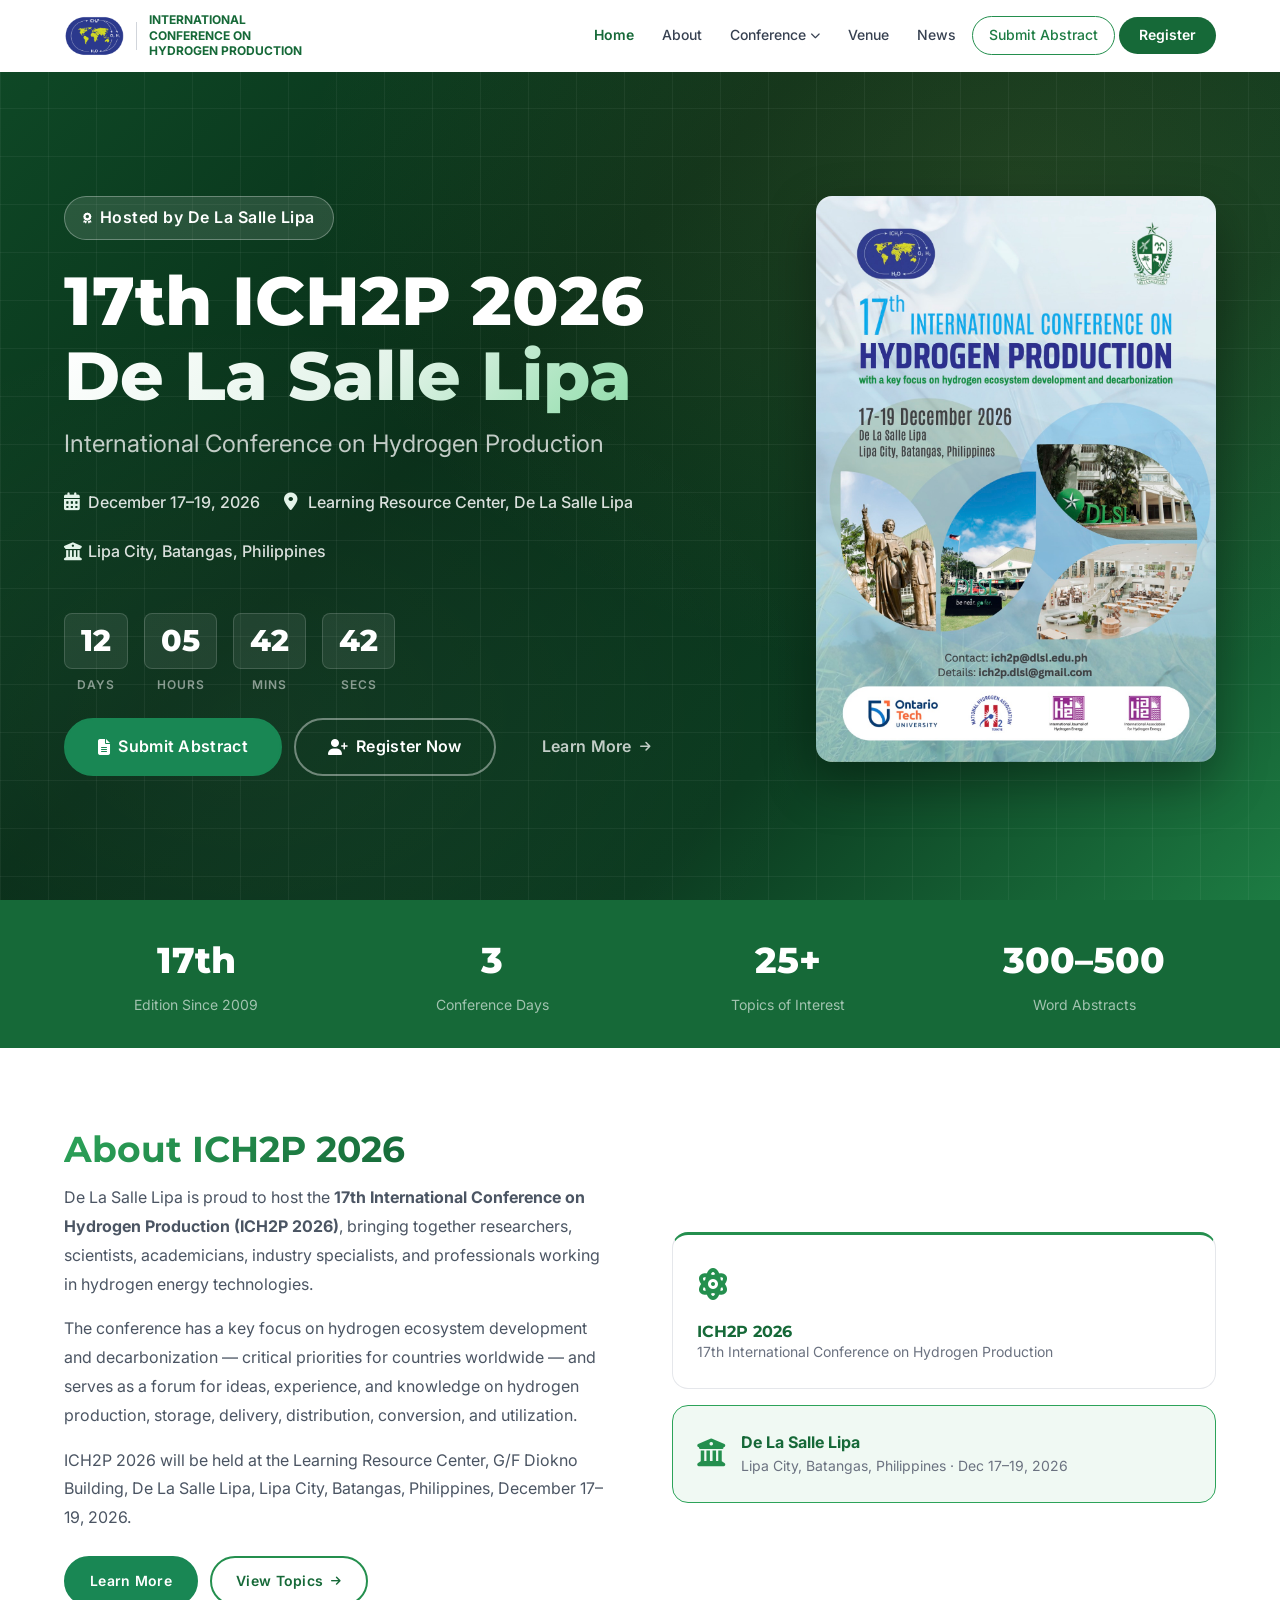
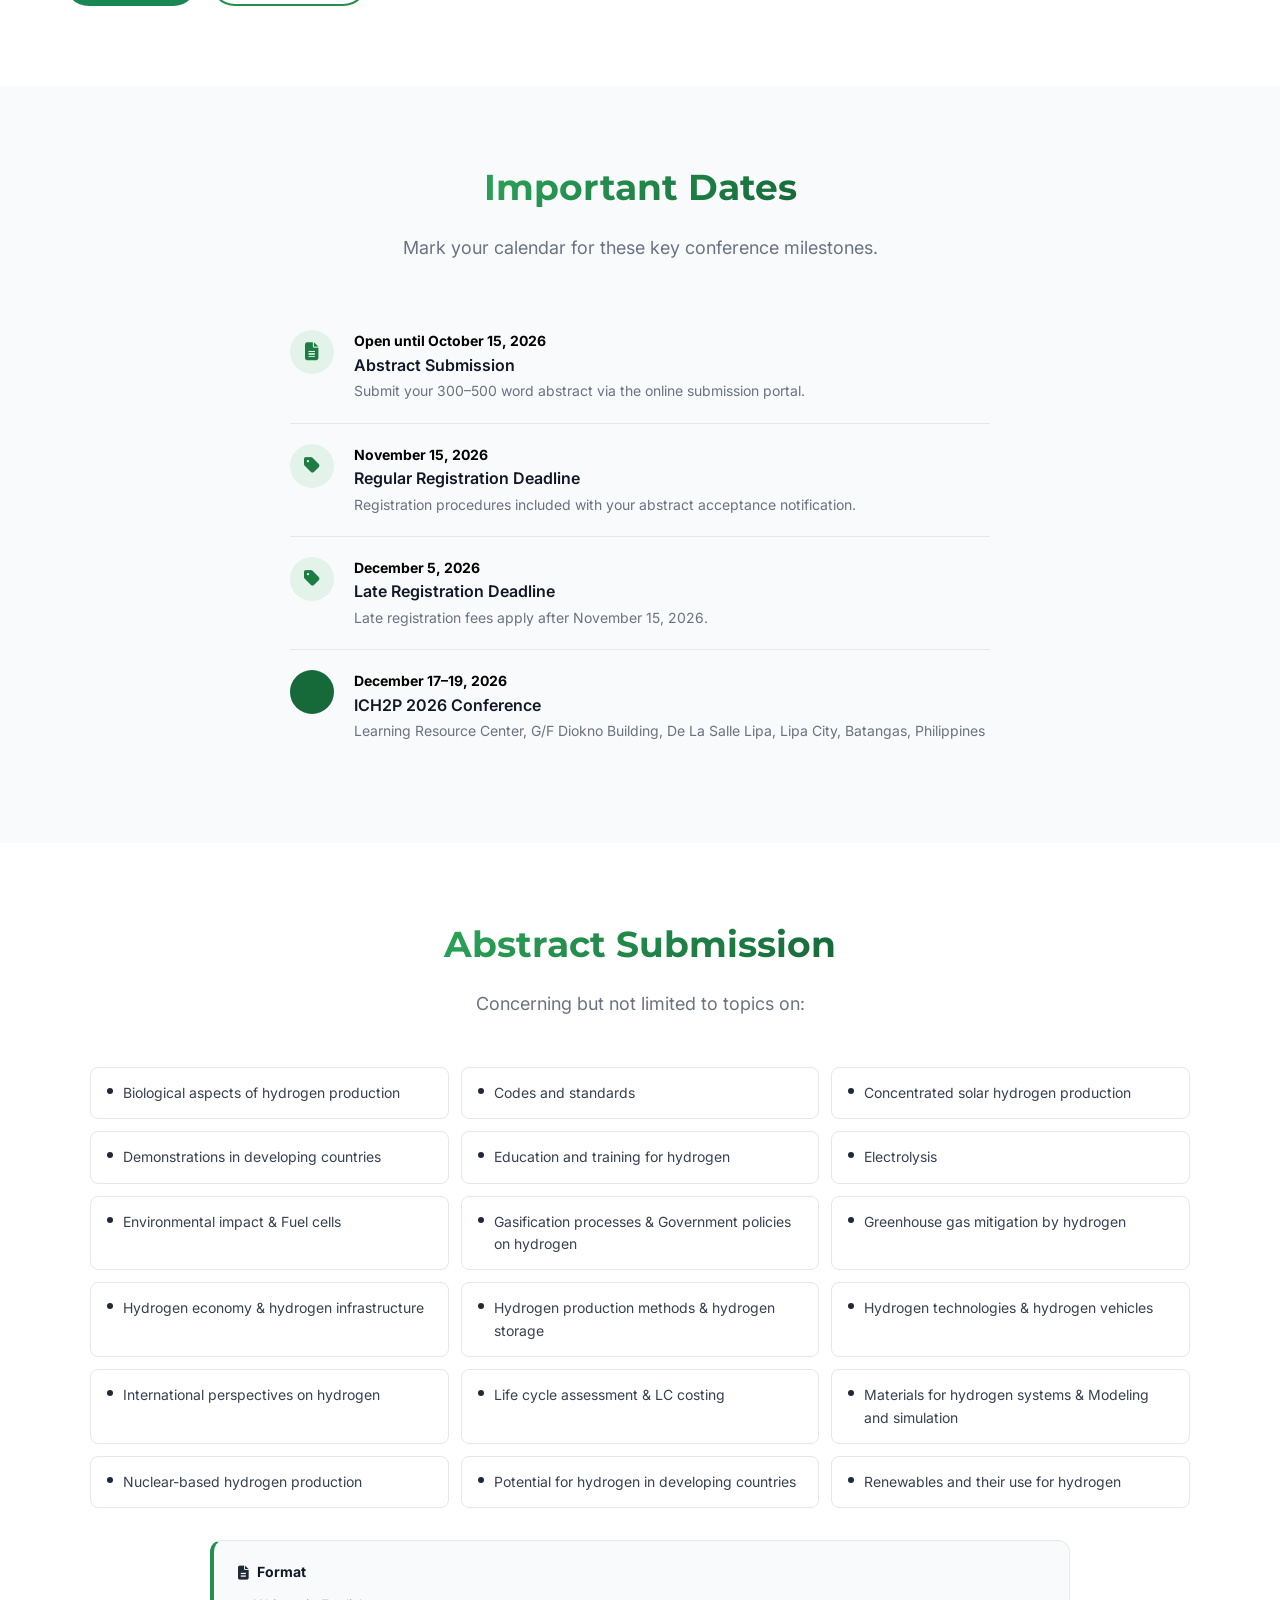
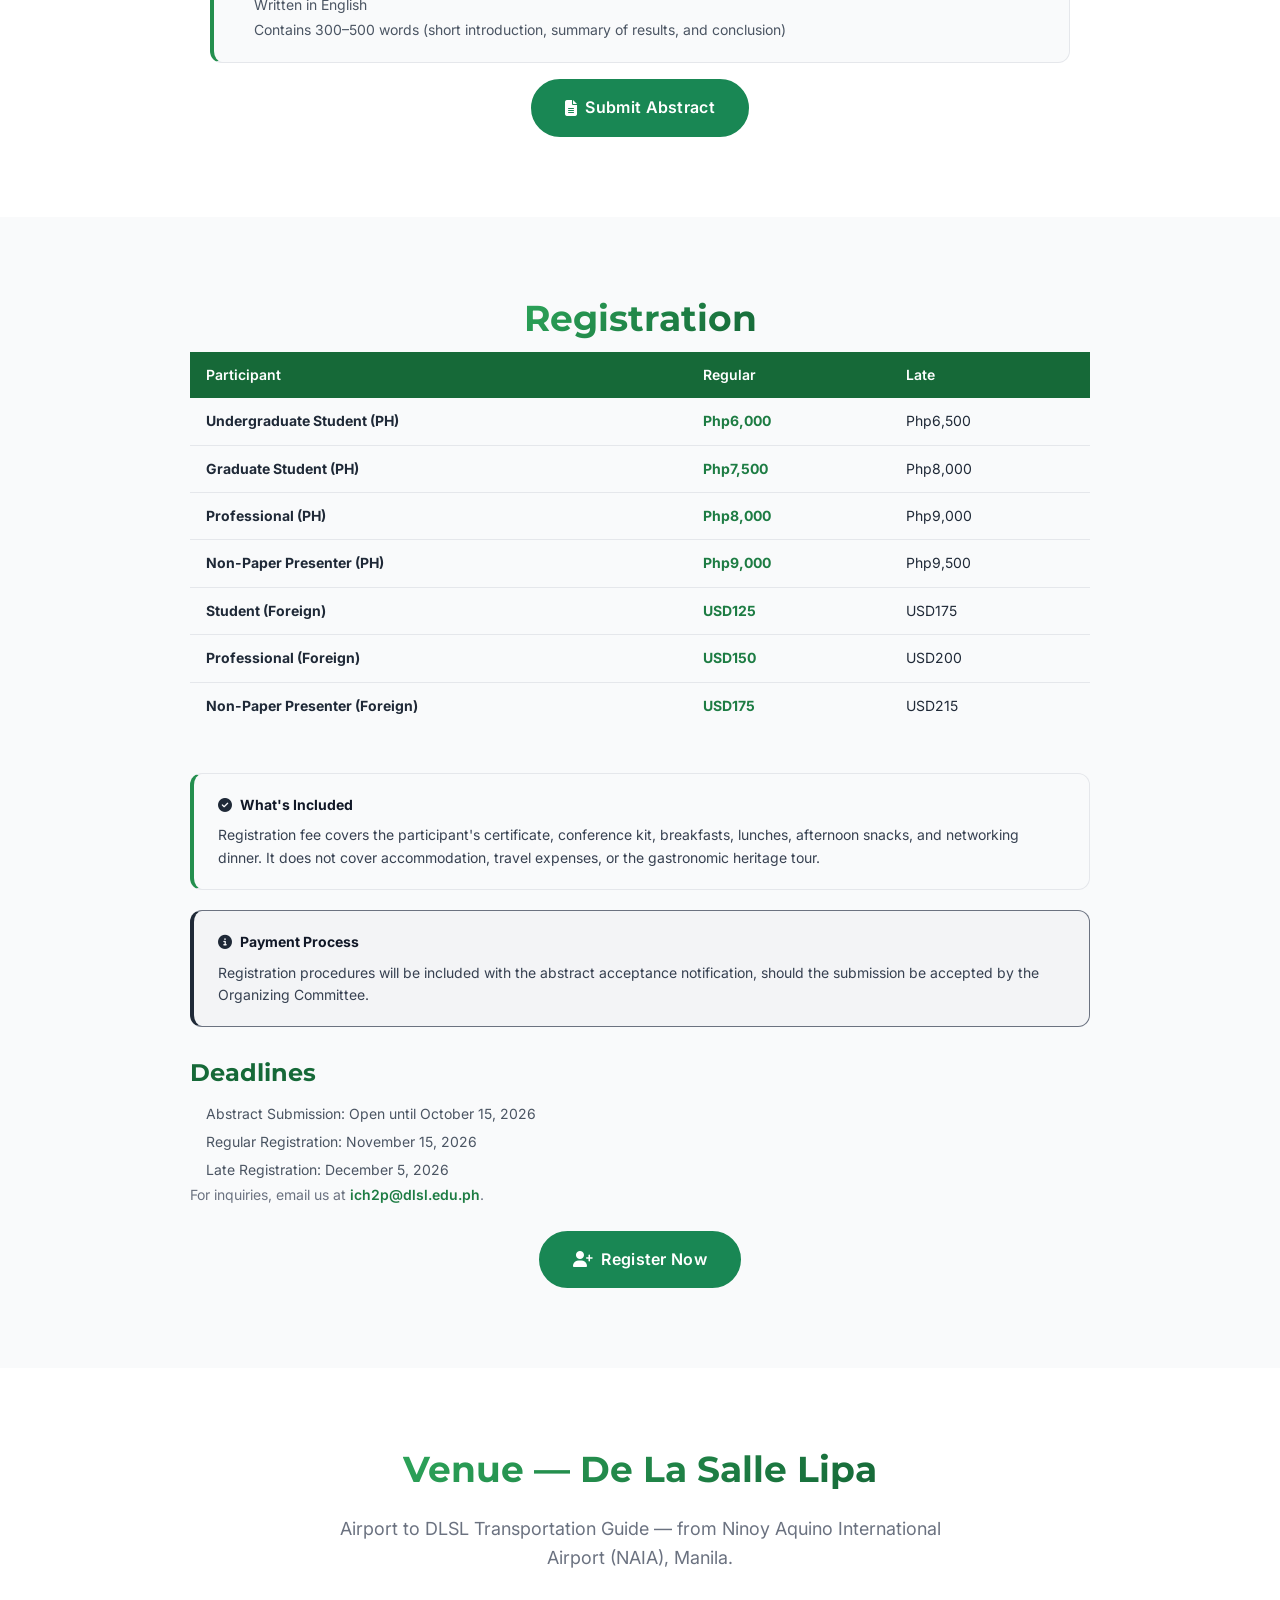
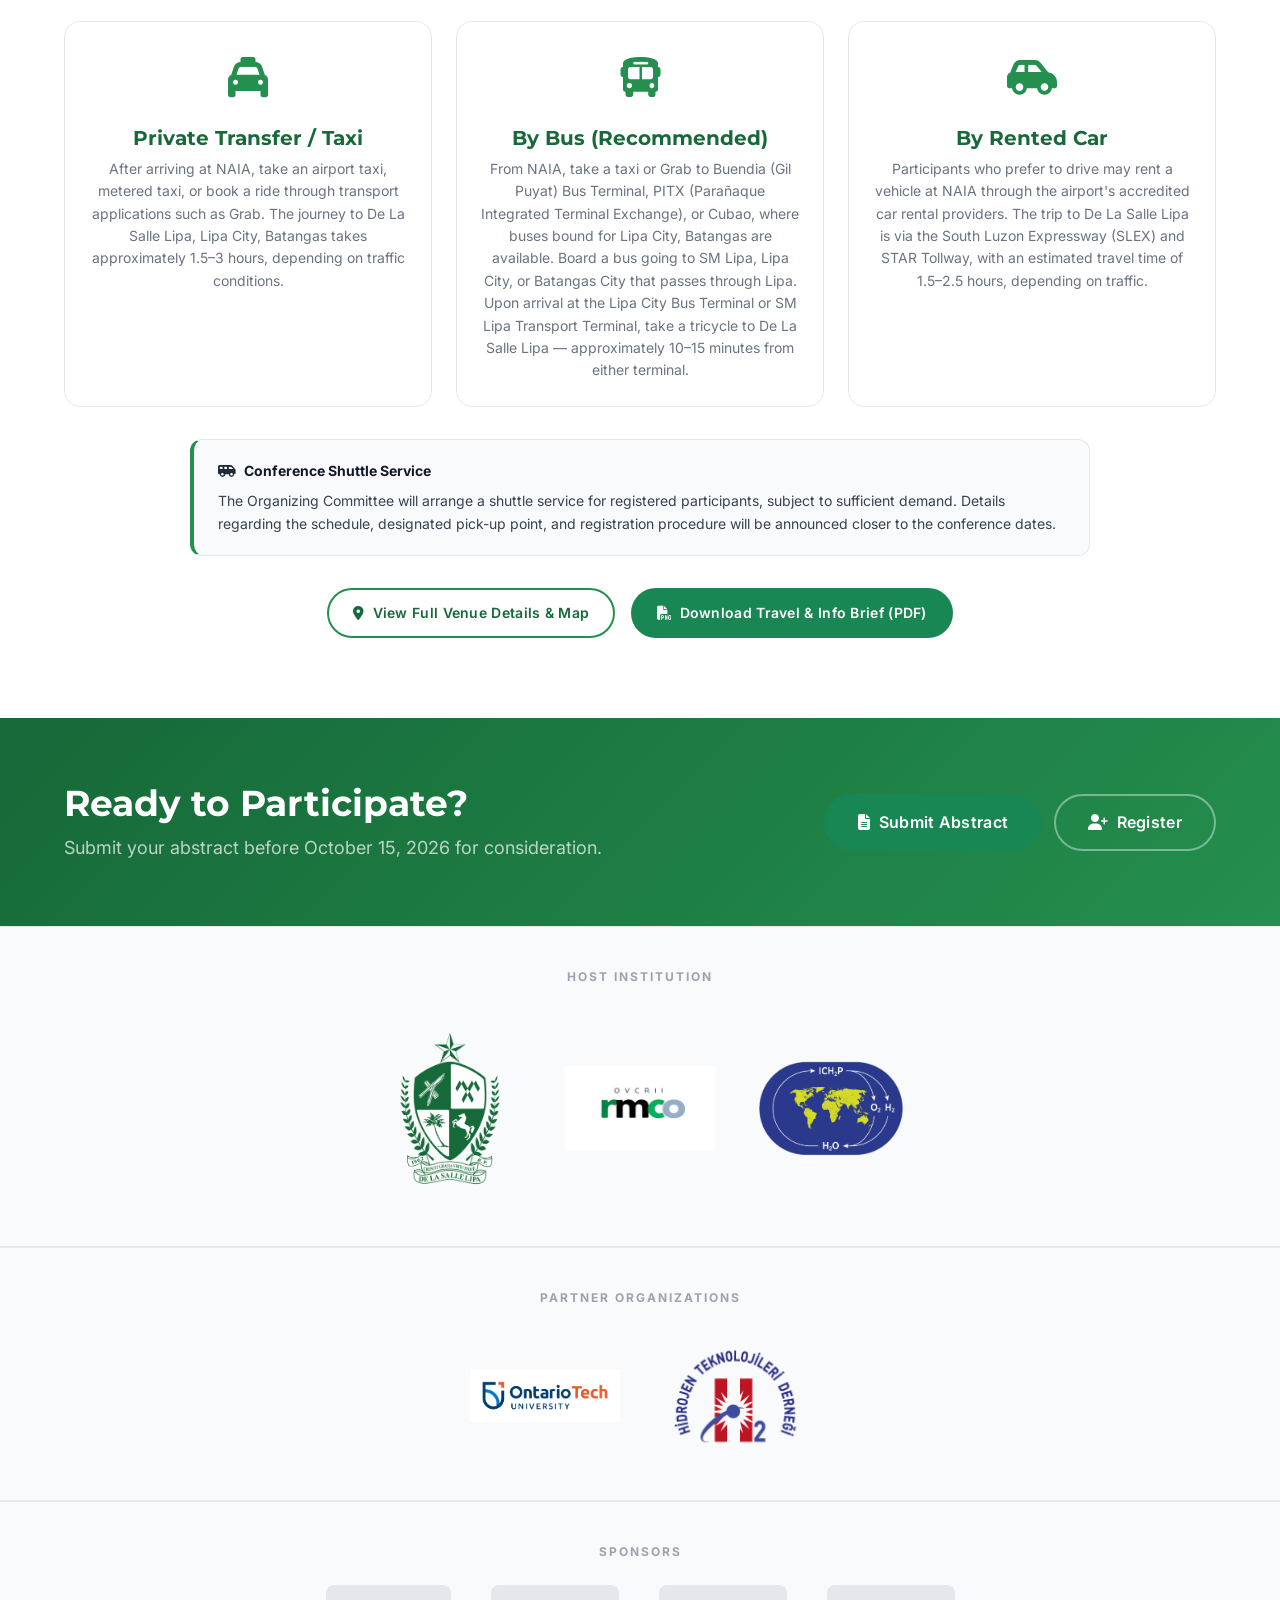
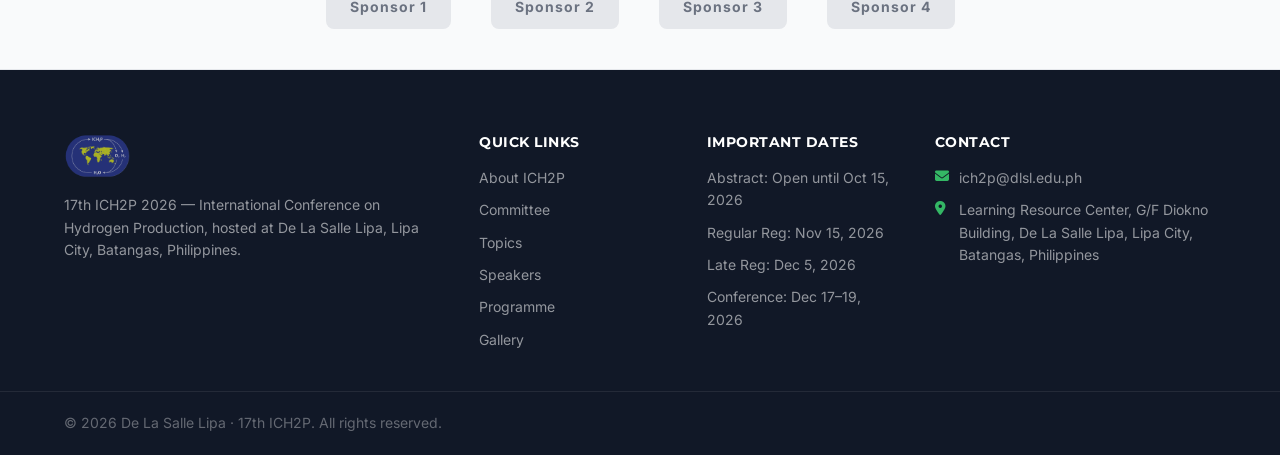
<file: index.html>
<!DOCTYPE html>
<html lang="en">
<head>
  <meta charset="UTF-8">
  <meta name="viewport" content="width=device-width, initial-scale=1.0">
  <meta name="description" content="17th ICH2P 2026 — International Conference on Hydrogen Production, hosted by De La Salle Lipa, Lipa City, Batangas, Philippines — December 17–19, 2026.">
  <title>17th ICH2P 2026 — International Conference on Hydrogen Production</title>
  <link rel="icon" type="image/x-icon" href="assets/favicon.ico">
  <link rel="icon" type="image/png" sizes="32x32" href="assets/favicon-32x32.png">
  <link rel="icon" type="image/png" sizes="16x16" href="assets/favicon-16x16.png">
  <link rel="apple-touch-icon" href="assets/apple-touch-icon.png">
  <link rel="stylesheet" href="css/style.css?v=20260806131617">
  <link rel="stylesheet" href="vendor/fontawesome/css/all.min.css">
</head>
<body>

<!-- NAVBAR -->
<div class="scroll-progress" id="scrollProgress"></div>
<nav class="navbar" id="navbar">
  <div class="nav-container">
    <div class="nav-brand">
      <a href="index.html" style="display:flex;align-items:center;gap:12px;">
        <img src="assets/logo-ich2p-official.png" alt="17th ICH2P 2026" class="logo-dlsl">
        <span class="brand-divider"></span>
        <span class="nav-brand-text">International Conference on Hydrogen Production</span>
      </a>
    </div>
    <button class="nav-toggle" id="navToggle" aria-label="Toggle menu">
      <span></span><span></span><span></span>
    </button>
    <ul class="nav-links" id="navLinks">
      <li><a href="index.html" class="active">Home</a></li>
      <li><a href="about.html">About</a></li>
      <li class="dropdown">
        <a href="#">Conference <i class="fas fa-chevron-down" style="font-size:10px;"></i></a>
        <ul class="dropdown-menu">
          <li><a href="committees.html">Committee</a></li>
          <li><a href="topics.html">Topics</a></li>
          <li><a href="speakers.html">Speakers</a></li>
          <li><a href="programme.html">Programme</a></li>
        </ul>
      </li>
      <li><a href="venue.html">Venue</a></li>
      <li><a href="news.html">News</a></li>
      <li><a href="abstract-submission.html" class="nav-cta-secondary">Submit Abstract</a></li>
      <li><a href="registration.html" class="nav-cta-primary">Register</a></li>
    </ul>
  </div>
</nav>

<!-- HERO -->
<section class="hero" id="heroSection">
  <div class="hero-grid"></div>
  <div class="container">
    <div class="grid-2" style="align-items:flex-start;gap:48px;">
    <div class="hero-content">
      <div class="hero-badge">
        <i class="fas fa-award"></i> Hosted by De La Salle Lipa
      </div>
      <h1 class="hero-title">
        17th ICH2P 2026<br>
        <span class="highlight">De La Salle Lipa</span>
      </h1>
      <p class="hero-subtitle">
        International Conference on Hydrogen Production
      </p>
      <div class="hero-meta">
        <div class="hero-meta-item">
          <i class="fas fa-calendar-days"></i>
          December 17–19, 2026
        </div>
        <div class="hero-meta-item">
          <i class="fas fa-location-dot"></i>
          Learning Resource Center, De La Salle Lipa
        </div>
        <div class="hero-meta-item">
          <i class="fas fa-university"></i>
          Lipa City, Batangas, Philippines
        </div>
      </div>

      <!-- Countdown -->
      <div id="countdown" class="hero-countdown"></div>

      <div class="hero-actions">
        <a href="abstract-submission.html" class="btn btn-green btn-lg">
          <i class="fas fa-file-alt"></i> Submit Abstract
        </a>
        <a href="registration.html" class="btn btn-secondary btn-lg">
          <i class="fas fa-user-plus"></i> Register Now
        </a>
        <a href="about.html" class="btn btn-secondary btn-lg" style="border-color:transparent;opacity:.75;">
          Learn More <i class="fas fa-arrow-right" style="font-size:12px;"></i>
        </a>
      </div>
    </div>
    <div class="reveal reveal-delay-3" style="position:relative;z-index:2;">
      <img id="heroPoster" src="assets/poster-ich2p-2026-full.jpg" alt="17th ICH2P 2026 official poster — December 17–19, 2026, De La Salle Lipa, Lipa City, Batangas, Philippines" style="max-width:400px;width:100%;height:auto;border-radius:var(--r-xl);box-shadow:0 20px 50px rgba(0,0,0,0.35);transition:transform 0.2s ease-out;">
    </div>
    </div>
  </div>
</section>

<!-- STATS -->
<div class="stats-bar">
  <div class="container">
    <div class="stats-grid">
      <div class="reveal">
        <span class="stat-num">17th</span>
        <span class="stat-label">Edition Since 2009</span>
      </div>
      <div class="reveal reveal-delay-1">
        <span class="stat-num">3</span>
        <span class="stat-label">Conference Days</span>
      </div>
      <div class="reveal reveal-delay-2">
        <span class="stat-num">25+</span>
        <span class="stat-label">Topics of Interest</span>
      </div>
      <div class="reveal reveal-delay-3">
        <span class="stat-num">300–500</span>
        <span class="stat-label">Word Abstracts</span>
      </div>
    </div>
  </div>
</div>

<!-- ABOUT SECTION -->
<section class="section">
  <div class="container">
    <div class="grid-2" style="align-items:center;gap:64px;">
      <div class="reveal">
        <h2 class="section-title">About ICH2P 2026</h2>
        <p style="color:var(--gray-600);line-height:1.8;">
          De La Salle Lipa is proud to host the <strong>17th International Conference on Hydrogen Production (ICH2P 2026)</strong>, bringing together researchers, scientists, academicians, industry specialists, and professionals working in hydrogen energy technologies.
        </p>
        <p style="color:var(--gray-600);line-height:1.8;">
          The conference has a key focus on hydrogen ecosystem development and decarbonization — critical priorities for countries worldwide — and serves as a forum for ideas, experience, and knowledge on hydrogen production, storage, delivery, distribution, conversion, and utilization.
        </p>
        <p style="color:var(--gray-600);line-height:1.8;">
          ICH2P 2026 will be held at the Learning Resource Center, G/F Diokno Building, De La Salle Lipa, Lipa City, Batangas, Philippines, December 17–19, 2026.
        </p>
        <div style="display:flex;gap:12px;flex-wrap:wrap;margin-top:24px;">
          <a href="about.html" class="btn btn-green">Learn More</a>
          <a href="topics.html" class="btn btn-outline-green">
            View Topics <i class="fas fa-arrow-right" style="font-size:11px;"></i>
          </a>
        </div>
      </div>
      <div class="reveal reveal-delay-2">
        <div style="display:grid;grid-template-columns:1fr;gap:16px;">
          <div class="card" style="border-top:3px solid var(--g700);border-radius:var(--r-xl);">
            <div class="card-body">
              <div style="font-size:32px;color:var(--g700);margin-bottom:12px;"><i class="fas fa-atom"></i></div>
              <h4 style="color:var(--g900);font-size:var(--text-base);">ICH2P 2026</h4>
              <p style="font-size:var(--text-sm);color:var(--gray-500);margin:0;">17th International Conference on Hydrogen Production</p>
            </div>
          </div>
          <div class="card" style="border-radius:var(--r-xl);background:var(--g50);border-color:var(--g600);">
            <div class="card-body" style="display:flex;align-items:center;gap:16px;">
              <div style="font-size:28px;color:var(--g700);flex-shrink:0;"><i class="fas fa-university"></i></div>
              <div>
                <div style="font-weight:700;color:var(--g900);">De La Salle Lipa</div>
                <div style="font-size:var(--text-sm);color:var(--gray-500);">Lipa City, Batangas, Philippines · Dec 17–19, 2026</div>
              </div>
            </div>
          </div>
        </div>
      </div>
    </div>
  </div>
</section>

<!-- KEY DATES -->
<section class="section" style="background:var(--gray-50);">
  <div class="container">
    <div class="section-header reveal">
      <h2 class="section-title">Important Dates</h2>
      <p class="section-subtitle">Mark your calendar for these key conference milestones.</p>
    </div>
    <div style="max-width:700px;margin:0 auto;" class="key-dates">
      <div class="key-date-item reveal">
        <div class="kd-icon"><i class="fas fa-file-alt"></i></div>
        <div>
          <div class="kd-date">Open until October 15, 2026</div>
          <div class="kd-title">Abstract Submission</div>
          <div class="kd-desc">Submit your 300–500 word abstract via the online submission portal.</div>
        </div>
      </div>
      <div class="key-date-item reveal reveal-delay-1">
        <div class="kd-icon"><i class="fas fa-tag"></i></div>
        <div>
          <div class="kd-date">November 15, 2026</div>
          <div class="kd-title">Regular Registration Deadline</div>
          <div class="kd-desc">Registration procedures included with your abstract acceptance notification.</div>
        </div>
      </div>
      <div class="key-date-item reveal reveal-delay-2">
        <div class="kd-icon"><i class="fas fa-tag"></i></div>
        <div>
          <div class="kd-date">December 5, 2026</div>
          <div class="kd-title">Late Registration Deadline</div>
          <div class="kd-desc">Late registration fees apply after November 15, 2026.</div>
        </div>
      </div>
      <div class="key-date-item reveal reveal-delay-3">
        <div class="kd-icon" style="background:var(--g900);color:var(--white);"><i class="fas fa-calendar-star"></i></div>
        <div>
          <div class="kd-date">December 17–19, 2026</div>
          <div class="kd-title">ICH2P 2026 Conference</div>
          <div class="kd-desc">Learning Resource Center, G/F Diokno Building, De La Salle Lipa, Lipa City, Batangas, Philippines</div>
        </div>
      </div>
    </div>
  </div>
</section>

<!-- ABSTRACT SUBMISSION -->
<section class="section" id="abstract-submission">
  <div class="container">
    <div class="section-header reveal">
      <h2 class="section-title">Abstract Submission</h2>
      <p class="section-subtitle">Concerning but not limited to topics on:</p>
    </div>

    <div class="reveal" style="display:grid;grid-template-columns:repeat(auto-fill,minmax(280px,1fr));gap:12px;max-width:1100px;margin:0 auto 32px;">
      <div class="topic-item" style="background:var(--white);border:1px solid var(--gray-200);border-radius:var(--r-md);padding:14px 16px;">Biological aspects of hydrogen production</div>
      <div class="topic-item" style="background:var(--white);border:1px solid var(--gray-200);border-radius:var(--r-md);padding:14px 16px;">Codes and standards</div>
      <div class="topic-item" style="background:var(--white);border:1px solid var(--gray-200);border-radius:var(--r-md);padding:14px 16px;">Concentrated solar hydrogen production</div>
      <div class="topic-item" style="background:var(--white);border:1px solid var(--gray-200);border-radius:var(--r-md);padding:14px 16px;">Demonstrations in developing countries</div>
      <div class="topic-item" style="background:var(--white);border:1px solid var(--gray-200);border-radius:var(--r-md);padding:14px 16px;">Education and training for hydrogen</div>
      <div class="topic-item" style="background:var(--white);border:1px solid var(--gray-200);border-radius:var(--r-md);padding:14px 16px;">Electrolysis</div>
      <div class="topic-item" style="background:var(--white);border:1px solid var(--gray-200);border-radius:var(--r-md);padding:14px 16px;">Environmental impact &amp; Fuel cells</div>
      <div class="topic-item" style="background:var(--white);border:1px solid var(--gray-200);border-radius:var(--r-md);padding:14px 16px;">Gasification processes &amp; Government policies on hydrogen</div>
      <div class="topic-item" style="background:var(--white);border:1px solid var(--gray-200);border-radius:var(--r-md);padding:14px 16px;">Greenhouse gas mitigation by hydrogen</div>
      <div class="topic-item" style="background:var(--white);border:1px solid var(--gray-200);border-radius:var(--r-md);padding:14px 16px;">Hydrogen economy &amp; hydrogen infrastructure</div>
      <div class="topic-item" style="background:var(--white);border:1px solid var(--gray-200);border-radius:var(--r-md);padding:14px 16px;">Hydrogen production methods &amp; hydrogen storage</div>
      <div class="topic-item" style="background:var(--white);border:1px solid var(--gray-200);border-radius:var(--r-md);padding:14px 16px;">Hydrogen technologies &amp; hydrogen vehicles</div>
      <div class="topic-item" style="background:var(--white);border:1px solid var(--gray-200);border-radius:var(--r-md);padding:14px 16px;">International perspectives on hydrogen</div>
      <div class="topic-item" style="background:var(--white);border:1px solid var(--gray-200);border-radius:var(--r-md);padding:14px 16px;">Life cycle assessment &amp; LC costing</div>
      <div class="topic-item" style="background:var(--white);border:1px solid var(--gray-200);border-radius:var(--r-md);padding:14px 16px;">Materials for hydrogen systems &amp; Modeling and simulation</div>
      <div class="topic-item" style="background:var(--white);border:1px solid var(--gray-200);border-radius:var(--r-md);padding:14px 16px;">Nuclear-based hydrogen production</div>
      <div class="topic-item" style="background:var(--white);border:1px solid var(--gray-200);border-radius:var(--r-md);padding:14px 16px;">Potential for hydrogen in developing countries</div>
      <div class="topic-item" style="background:var(--white);border:1px solid var(--gray-200);border-radius:var(--r-md);padding:14px 16px;">Renewables and their use for hydrogen</div>
    </div>

    <div style="max-width:860px;margin:0 auto;">
      <div class="info-box reveal" style="margin-bottom:16px;">
        <div class="info-box-title"><i class="fas fa-file-lines"></i> Format</div>
        <ul style="font-size:var(--text-sm);color:var(--gray-600);padding-left:16px;line-height:1.8;margin:0;">
          <li>Written in English</li>
          <li>Contains 300–500 words (short introduction, summary of results, and conclusion)</li>
        </ul>
      </div>
      <div style="text-align:center;">
        <a href="abstract-submission.html" class="btn btn-green btn-lg">
          <i class="fas fa-file-alt"></i> Submit Abstract
        </a>
      </div>
    </div>
  </div>
</section>

<!-- REGISTRATION -->
<section class="section" style="background:var(--gray-50);" id="registration">
  <div class="container">
    <div class="section-header reveal">
      <h2 class="section-title">Registration</h2>
    </div>

    <div style="max-width:900px;margin:0 auto;">
      <div style="overflow-x:auto;">
        <table class="fee-table">
          <thead>
            <tr>
              <th>Participant</th>
              <th>Regular</th>
              <th>Late</th>
            </tr>
          </thead>
          <tbody>
            <tr>
              <td><strong>Undergraduate Student (PH)</strong></td>
              <td class="fee-highlight">Php6,000</td>
              <td>Php6,500</td>
            </tr>
            <tr>
              <td><strong>Graduate Student (PH)</strong></td>
              <td class="fee-highlight">Php7,500</td>
              <td>Php8,000</td>
            </tr>
            <tr>
              <td><strong>Professional (PH)</strong></td>
              <td class="fee-highlight">Php8,000</td>
              <td>Php9,000</td>
            </tr>
            <tr>
              <td><strong>Non-Paper Presenter (PH)</strong></td>
              <td class="fee-highlight">Php9,000</td>
              <td>Php9,500</td>
            </tr>
            <tr>
              <td><strong>Student (Foreign)</strong></td>
              <td class="fee-highlight">USD125</td>
              <td>USD175</td>
            </tr>
            <tr>
              <td><strong>Professional (Foreign)</strong></td>
              <td class="fee-highlight">USD150</td>
              <td>USD200</td>
            </tr>
            <tr>
              <td><strong>Non-Paper Presenter (Foreign)</strong></td>
              <td class="fee-highlight">USD175</td>
              <td>USD215</td>
            </tr>
          </tbody>
        </table>
      </div>

      <div class="info-box" style="margin-top:20px;">
        <div class="info-box-title"><i class="fas fa-circle-check"></i> What's Included</div>
        Registration fee covers the participant's certificate, conference kit, breakfasts, lunches, afternoon snacks, and networking dinner. It does not cover accommodation, travel expenses, or the gastronomic heritage tour.
      </div>
      <div class="info-box info-box-gold" style="margin-top:16px;">
        <div class="info-box-title"><i class="fas fa-circle-info"></i> Payment Process</div>
        Registration procedures will be included with the abstract acceptance notification, should the submission be accepted by the Organizing Committee.
      </div>

      <div class="reveal" style="margin-top:32px;">
        <h3 style="color:var(--g900);margin-bottom:12px;">Deadlines</h3>
        <ul style="font-size:var(--text-sm);color:var(--gray-600);padding-left:16px;line-height:2;">
          <li>Abstract Submission: Open until October 15, 2026</li>
          <li>Regular Registration: November 15, 2026</li>
          <li>Late Registration: December 5, 2026</li>
        </ul>
        <p style="color:var(--gray-500);font-size:var(--text-sm);">For inquiries, email us at <a href="mailto:ich2p@dlsl.edu.ph" style="color:var(--g800);font-weight:600;">ich2p@dlsl.edu.ph</a>.</p>
      </div>

      <div style="text-align:center;margin-top:24px;">
        <a href="registration.html" class="btn btn-green btn-lg">
          <i class="fas fa-user-plus"></i> Register Now
        </a>
      </div>
    </div>
  </div>
</section>

<!-- VENUE -->
<section class="section" id="venue-info">
  <div class="container">
    <div class="section-header reveal">
      <h2 class="section-title">Venue — De La Salle Lipa</h2>
      <p class="section-subtitle">Airport to DLSL Transportation Guide — from Ninoy Aquino International Airport (NAIA), Manila.</p>
    </div>

    <div class="grid-3">
      <div class="card reveal">
        <div class="card-body" style="text-align:center;">
          <div style="font-size:40px;color:var(--g700);margin-bottom:16px;"><i class="fas fa-taxi"></i></div>
          <h4 style="color:var(--g900);margin-bottom:8px;">Private Transfer / Taxi</h4>
          <p style="font-size:var(--text-sm);color:var(--gray-500);line-height:1.6;">
            After arriving at NAIA, take an airport taxi, metered taxi, or book a ride through transport applications such as Grab. The journey to De La Salle Lipa, Lipa City, Batangas takes approximately 1.5–3 hours, depending on traffic conditions.
          </p>
        </div>
      </div>
      <div class="card reveal reveal-delay-1">
        <div class="card-body" style="text-align:center;">
          <div style="font-size:40px;color:var(--g700);margin-bottom:16px;"><i class="fas fa-bus"></i></div>
          <h4 style="color:var(--g900);margin-bottom:8px;">By Bus (Recommended)</h4>
          <p style="font-size:var(--text-sm);color:var(--gray-500);line-height:1.6;">
            From NAIA, take a taxi or Grab to Buendia (Gil Puyat) Bus Terminal, PITX (Parañaque Integrated Terminal Exchange), or Cubao, where buses bound for Lipa City, Batangas are available. Board a bus going to SM Lipa, Lipa City, or Batangas City that passes through Lipa. Upon arrival at the Lipa City Bus Terminal or SM Lipa Transport Terminal, take a tricycle to De La Salle Lipa — approximately 10–15 minutes from either terminal.
          </p>
        </div>
      </div>
      <div class="card reveal reveal-delay-2">
        <div class="card-body" style="text-align:center;">
          <div style="font-size:40px;color:var(--g700);margin-bottom:16px;"><i class="fas fa-car-side"></i></div>
          <h4 style="color:var(--g900);margin-bottom:8px;">By Rented Car</h4>
          <p style="font-size:var(--text-sm);color:var(--gray-500);line-height:1.6;">
            Participants who prefer to drive may rent a vehicle at NAIA through the airport's accredited car rental providers. The trip to De La Salle Lipa is via the South Luzon Expressway (SLEX) and STAR Tollway, with an estimated travel time of 1.5–2.5 hours, depending on traffic.
          </p>
        </div>
      </div>
    </div>

    <div class="info-box reveal" style="margin-top:32px;max-width:900px;margin-left:auto;margin-right:auto;">
      <div class="info-box-title"><i class="fas fa-shuttle-van"></i> Conference Shuttle Service</div>
      The Organizing Committee will arrange a shuttle service for registered participants, subject to sufficient demand. Details regarding the schedule, designated pick-up point, and registration procedure will be announced closer to the conference dates.
    </div>

    <div style="text-align:center;margin-top:32px;display:flex;gap:16px;justify-content:center;flex-wrap:wrap;">
      <a href="venue.html" class="btn btn-outline-green">
        <i class="fas fa-map-marker-alt"></i> View Full Venue Details &amp; Map
      </a>
      <a href="travelandinfo.pdf" target="_blank" rel="noopener" class="btn btn-green">
        <i class="fas fa-file-pdf"></i> Download Travel &amp; Info Brief (PDF)
      </a>
    </div>
  </div>
</section>

<!-- CTA BANNER -->
<section style="background:linear-gradient(135deg,var(--g900),var(--g700));padding:64px 0;">
  <div class="container">
    <div style="display:flex;align-items:center;justify-content:space-between;flex-wrap:wrap;gap:32px;" class="reveal">
      <div>
        <h2 style="color:var(--white);margin-bottom:8px;">Ready to Participate?</h2>
        <p style="color:rgba(255,255,255,0.7);font-size:var(--text-lg);margin:0;">Submit your abstract before October 15, 2026 for consideration.</p>
      </div>
      <div style="display:flex;gap:12px;flex-wrap:wrap;">
        <a href="abstract-submission.html" class="btn btn-green btn-lg">
          <i class="fas fa-file-alt"></i> Submit Abstract
        </a>
        <a href="registration.html" class="btn btn-secondary btn-lg">
          <i class="fas fa-user-plus"></i> Register
        </a>
      </div>
    </div>
  </div>
</section>

<!-- PARTNERS STRIP -->
<div class="partners-strip">
  <div class="container">
    <p class="partners-label">Host Institution</p>
    <div class="partners-logos reveal">
      <img src="assets/logo-dlsl-seal.png" alt="De La Salle Lipa" class="partner-logo-img">
      <img src="assets/logo-rmco.png" alt="RMCO" class="partner-logo-img">
      <img src="assets/logo-ich2p-official.png" alt="ICH2P" class="partner-logo-img">
    </div>
  </div>
</div>

<!-- PARTNER ORGANIZATIONS STRIP -->
<div class="partners-strip">
  <div class="container">
    <p class="partners-label">Partner Organizations</p>
    <div class="partners-logos reveal">
      <img src="assets/partner-ontariotech.jpg" alt="Ontario Tech University" class="partner-logo-img">
      <img src="assets/partner-hidrojen-teknolojileri.png" alt="Hidrojen Teknolojileri Derneği" class="partner-logo-img">
    </div>
  </div>
</div>

<!-- SPONSORS STRIP -->
<div class="partners-strip">
  <div class="container">
    <p class="partners-label">Sponsors</p>
    <div class="partners-logos reveal">
      <div class="partner-logo-placeholder">Sponsor 1</div>
      <div class="partner-logo-placeholder">Sponsor 2</div>
      <div class="partner-logo-placeholder">Sponsor 3</div>
      <div class="partner-logo-placeholder">Sponsor 4</div>
    </div>
  </div>
</div>

<!-- FOOTER -->
<footer class="site-footer">
  <div class="container">
    <div class="footer-main">
      <div class="footer-brand">
        <img src="assets/logo-ich2p-official.png" alt="17th ICH2P 2026" class="footer-logo">
        <p>17th ICH2P 2026 — International Conference on Hydrogen Production, hosted at De La Salle Lipa, Lipa City, Batangas, Philippines.</p>
      </div>
      <div class="footer-col">
        <h5>Quick Links</h5>
        <ul>
          <li><a href="about.html">About ICH2P</a></li>
          <li><a href="committees.html">Committee</a></li>
          <li><a href="topics.html">Topics</a></li>
          <li><a href="speakers.html">Speakers</a></li>
          <li><a href="programme.html">Programme</a></li>
          <li><a href="gallery.html">Gallery</a></li>
        </ul>
      </div>
      <div class="footer-col">
        <h5>Important Dates</h5>
        <ul>
          <li>Abstract: Open until Oct 15, 2026</li>
          <li>Regular Reg: Nov 15, 2026</li>
          <li>Late Reg: Dec 5, 2026</li>
          <li>Conference: Dec 17–19, 2026</li>
        </ul>
      </div>
      <div class="footer-col">
        <h5>Contact</h5>
        <div class="footer-contact-item"><i class="fas fa-envelope"></i><span>ich2p@dlsl.edu.ph</span></div>
        <div class="footer-contact-item"><i class="fas fa-map-marker-alt"></i><span>Learning Resource Center, G/F Diokno Building, De La Salle Lipa, Lipa City, Batangas, Philippines</span></div>
      </div>
    </div>
  </div>
  <div class="footer-bottom">
    <div class="container" style="display:flex;justify-content:space-between;align-items:center;flex-wrap:wrap;gap:8px;">
      <p>&copy; 2026 De La Salle Lipa · 17th ICH2P. All rights reserved.</p>
    </div>
  </div>
</footer>

<script src="js/main.js?v=20260806131617"></script>
</body>
</html>
</file>
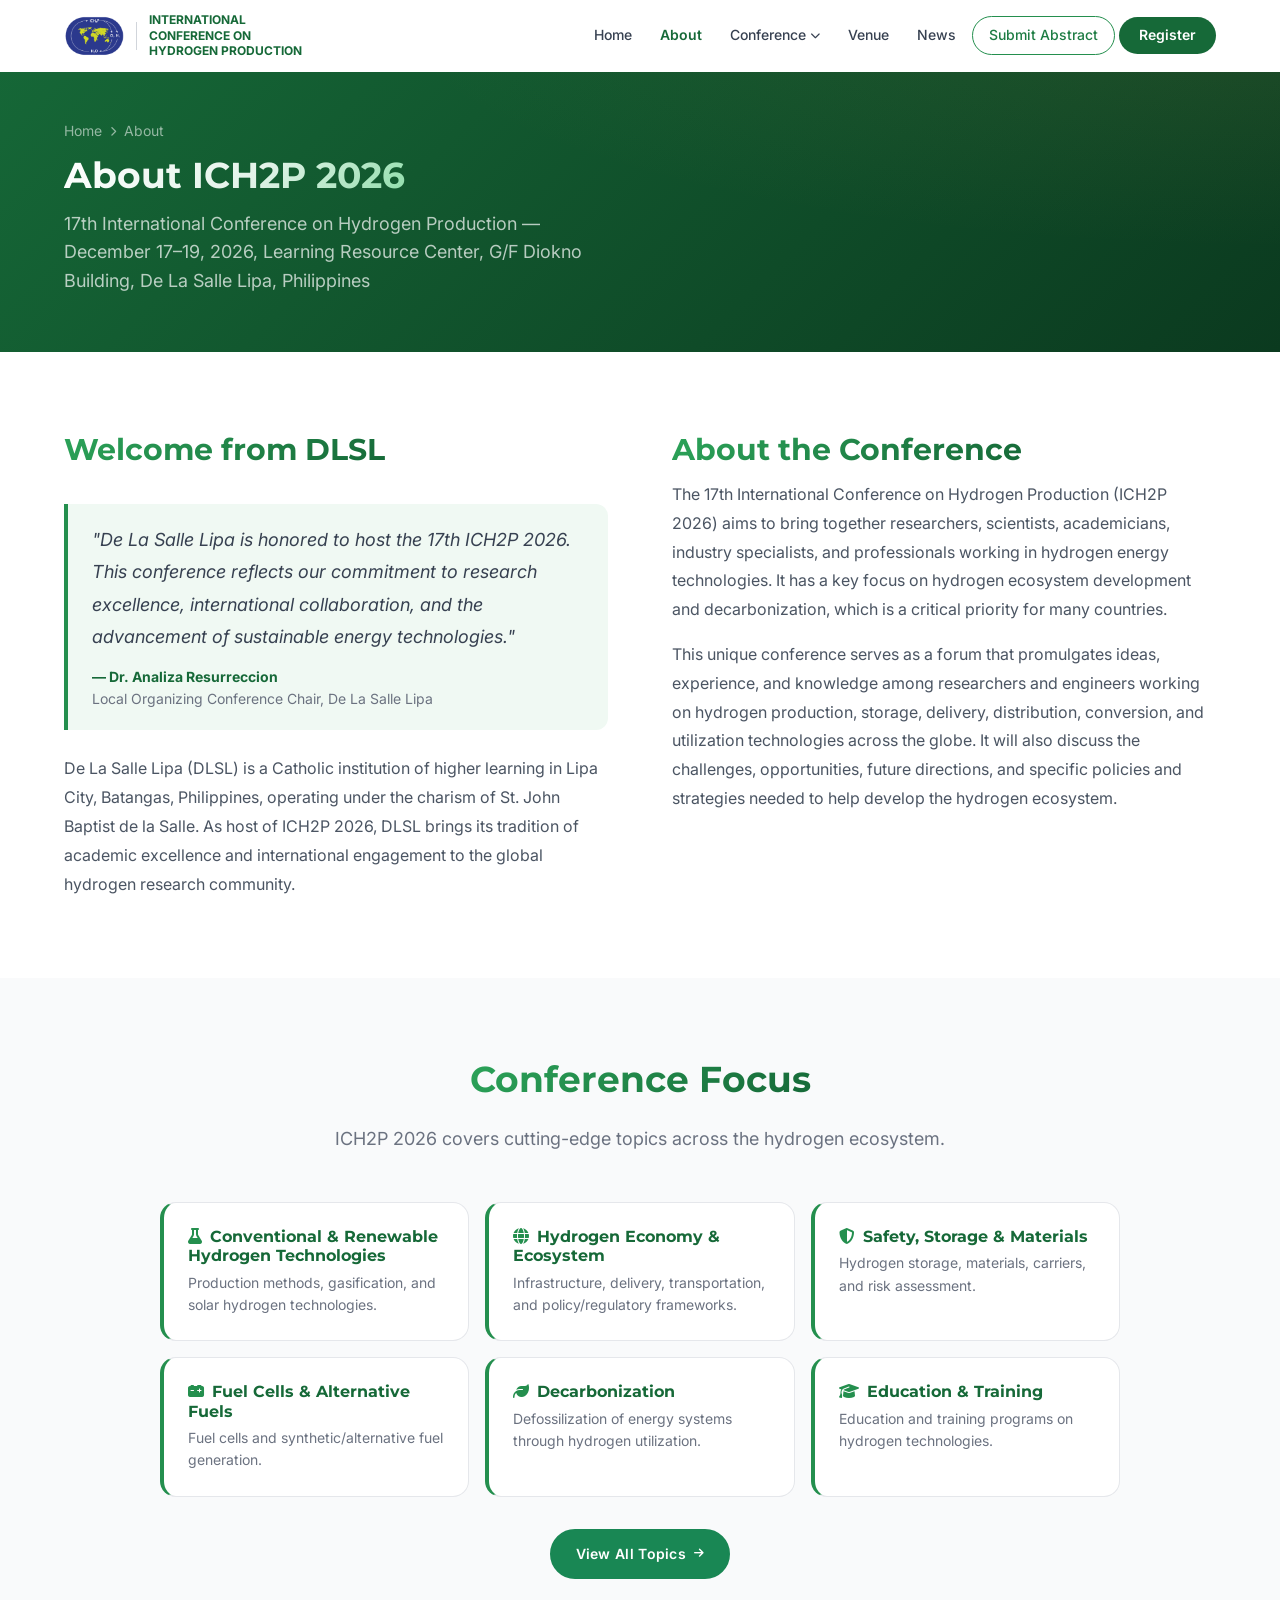
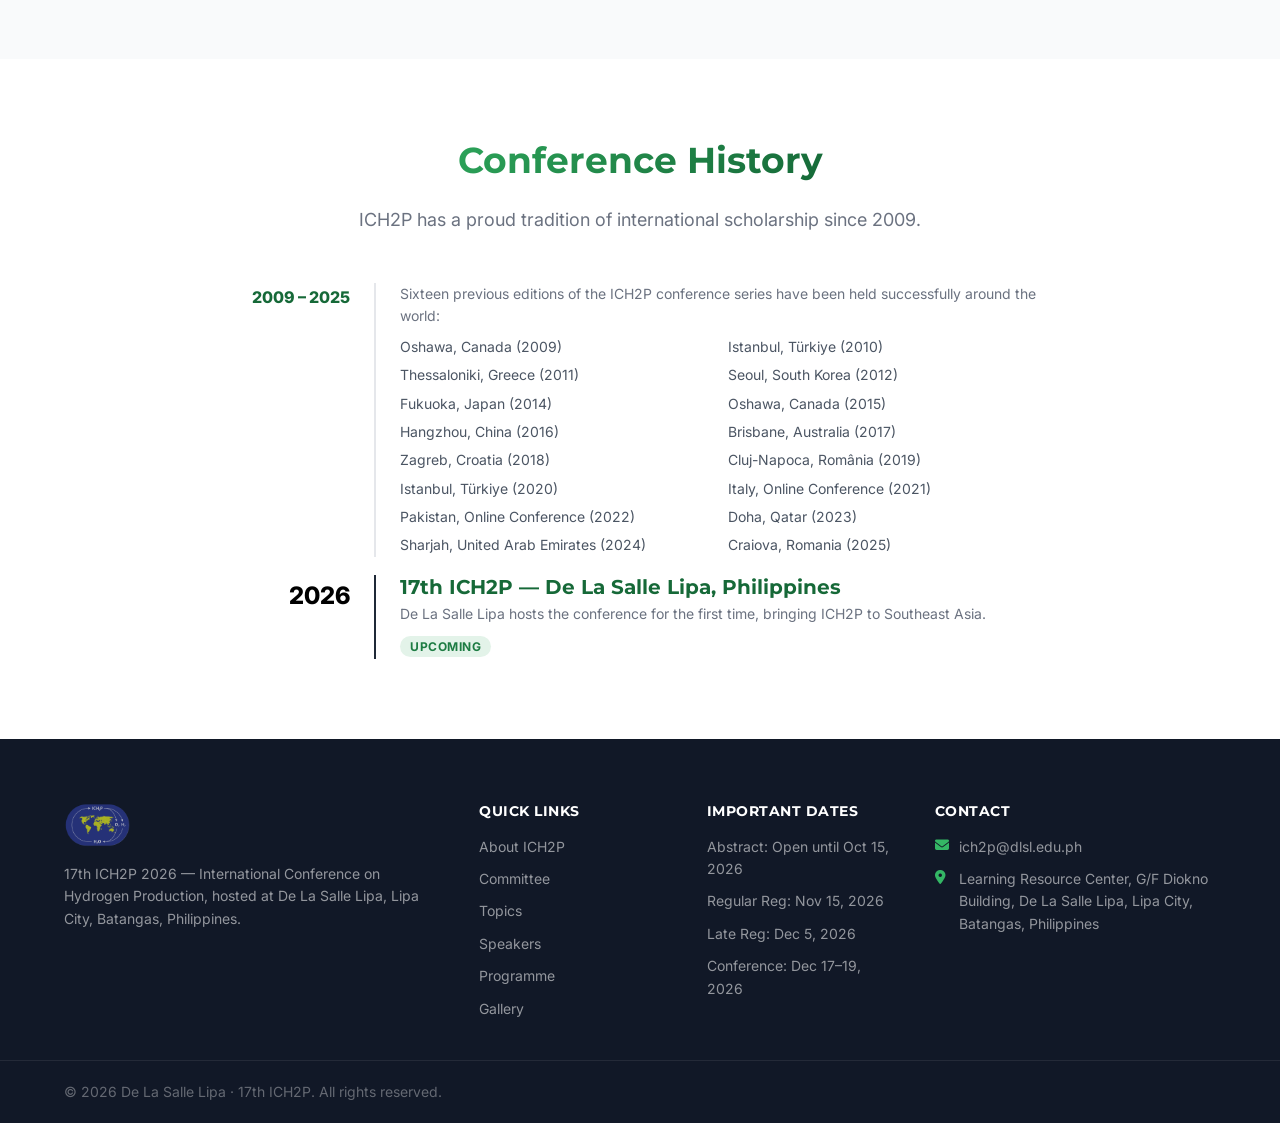
<file: about.html>
<!DOCTYPE html>
<html lang="en">
<head>
  <meta charset="UTF-8">
  <meta name="viewport" content="width=device-width, initial-scale=1.0">
  <meta name="description" content="About the 17th ICH2P 2026 — International Conference on Hydrogen Production, hosted by De La Salle Lipa.">
  <title>About — 17th ICH2P 2026</title>
  <link rel="icon" type="image/x-icon" href="assets/favicon.ico">
  <link rel="icon" type="image/png" sizes="32x32" href="assets/favicon-32x32.png">
  <link rel="icon" type="image/png" sizes="16x16" href="assets/favicon-16x16.png">
  <link rel="apple-touch-icon" href="assets/apple-touch-icon.png">
  <link rel="stylesheet" href="css/style.css?v=20260806131617">
  <link rel="stylesheet" href="vendor/fontawesome/css/all.min.css">
</head>
<body>

<div class="scroll-progress" id="scrollProgress"></div>
<nav class="navbar" id="navbar">
  <div class="nav-container">
    <div class="nav-brand">
      <a href="index.html" style="display:flex;align-items:center;gap:12px;">
        <img src="assets/logo-ich2p-official.png" alt="17th ICH2P 2026" class="logo-dlsl">
        <span class="brand-divider"></span>
        <span class="nav-brand-text">International Conference on Hydrogen Production</span>
      </a>
    </div>
    <button class="nav-toggle" id="navToggle" aria-label="Toggle menu"><span></span><span></span><span></span></button>
    <ul class="nav-links" id="navLinks">
      <li><a href="index.html">Home</a></li>
      <li><a href="about.html">About</a></li>
      <li class="dropdown">
        <a href="#">Conference <i class="fas fa-chevron-down" style="font-size:10px;"></i></a>
        <ul class="dropdown-menu">
          <li><a href="committees.html">Committee</a></li>
          <li><a href="topics.html">Topics</a></li>
          <li><a href="speakers.html">Speakers</a></li>
          <li><a href="programme.html">Programme</a></li>
        </ul>
      </li>
      <li><a href="venue.html">Venue</a></li>
      <li><a href="news.html">News</a></li>
      <li><a href="abstract-submission.html" class="nav-cta-secondary">Submit Abstract</a></li>
      <li><a href="registration.html" class="nav-cta-primary">Register</a></li>
    </ul>
  </div>
</nav>

<div class="page-header">
  <div class="container page-header-content">
    <div class="page-breadcrumb">
      <a href="index.html">Home</a>
      <i class="fas fa-chevron-right"></i>
      <span>About</span>
    </div>
    <h1>About ICH2P 2026</h1>
    <p class="lead">17th International Conference on Hydrogen Production — December 17–19, 2026, Learning Resource Center, G/F Diokno Building, De La Salle Lipa, Philippines</p>
  </div>
</div>

<section class="section">
  <div class="container">
    <div class="grid-2" style="align-items:flex-start;gap:64px;">
      <div class="reveal">
        <h2 class="section-title" style="font-size:var(--text-3xl);">Welcome from DLSL</h2>
        <div style="background:var(--g50);border-left:4px solid var(--g700);border-radius:0 var(--r-lg) var(--r-lg) 0;padding:20px 24px;margin:24px 0;">
          <p style="font-style:italic;color:var(--gray-700);font-size:var(--text-lg);line-height:1.8;margin:0;">
            "De La Salle Lipa is honored to host the 17th ICH2P 2026. This conference reflects our commitment to research excellence, international collaboration, and the advancement of sustainable energy technologies."
          </p>
          <div style="margin-top:12px;font-size:var(--text-sm);font-weight:700;color:var(--g900);">— Dr. Analiza Resurreccion</div>
          <div style="font-size:var(--text-sm);color:var(--gray-500);">Local Organizing Conference Chair, De La Salle Lipa</div>
        </div>
        <p style="color:var(--gray-600);line-height:1.8;">
          De La Salle Lipa (DLSL) is a Catholic institution of higher learning in Lipa City, Batangas, Philippines, operating under the charism of St. John Baptist de la Salle. As host of ICH2P 2026, DLSL brings its tradition of academic excellence and international engagement to the global hydrogen research community.
        </p>
      </div>
      <div class="reveal reveal-delay-2">
        <h2 class="section-title" style="font-size:var(--text-3xl);">About the Conference</h2>
        <p style="color:var(--gray-600);line-height:1.8;">
          The 17th International Conference on Hydrogen Production (ICH2P 2026) aims to bring together researchers, scientists, academicians, industry specialists, and professionals working in hydrogen energy technologies. It has a key focus on hydrogen ecosystem development and decarbonization, which is a critical priority for many countries.
        </p>
        <p style="color:var(--gray-600);line-height:1.8;">
          This unique conference serves as a forum that promulgates ideas, experience, and knowledge among researchers and engineers working on hydrogen production, storage, delivery, distribution, conversion, and utilization technologies across the globe. It will also discuss the challenges, opportunities, future directions, and specific policies and strategies needed to help develop the hydrogen ecosystem.
        </p>
      </div>
    </div>
  </div>
</section>

<section class="section" style="background:var(--gray-50);">
  <div class="container">
    <div class="section-header reveal">
      <h2 class="section-title">Conference Focus</h2>
      <p class="section-subtitle">ICH2P 2026 covers cutting-edge topics across the hydrogen ecosystem.</p>
    </div>
    <div style="display:grid;grid-template-columns:repeat(auto-fill,minmax(260px,1fr));gap:16px;max-width:960px;margin:0 auto;">
      <div class="card reveal" style="border-left:4px solid var(--g700);">
        <div class="card-body">
          <h4 style="color:var(--g900);font-size:var(--text-base);margin-bottom:6px;"><i class="fas fa-flask" style="color:var(--g700);margin-right:8px;"></i>Conventional &amp; Renewable Hydrogen Technologies</h4>
          <p style="font-size:var(--text-sm);color:var(--gray-500);margin:0;">Production methods, gasification, and solar hydrogen technologies.</p>
        </div>
      </div>
      <div class="card reveal reveal-delay-1" style="border-left:4px solid var(--g700);">
        <div class="card-body">
          <h4 style="color:var(--g900);font-size:var(--text-base);margin-bottom:6px;"><i class="fas fa-globe" style="color:var(--g700);margin-right:8px;"></i>Hydrogen Economy &amp; Ecosystem</h4>
          <p style="font-size:var(--text-sm);color:var(--gray-500);margin:0;">Infrastructure, delivery, transportation, and policy/regulatory frameworks.</p>
        </div>
      </div>
      <div class="card reveal reveal-delay-2" style="border-left:4px solid var(--g700);">
        <div class="card-body">
          <h4 style="color:var(--g900);font-size:var(--text-base);margin-bottom:6px;"><i class="fas fa-shield-halved" style="color:var(--g700);margin-right:8px;"></i>Safety, Storage &amp; Materials</h4>
          <p style="font-size:var(--text-sm);color:var(--gray-500);margin:0;">Hydrogen storage, materials, carriers, and risk assessment.</p>
        </div>
      </div>
      <div class="card reveal" style="border-left:4px solid var(--g700);">
        <div class="card-body">
          <h4 style="color:var(--g900);font-size:var(--text-base);margin-bottom:6px;"><i class="fas fa-car-battery" style="color:var(--g700);margin-right:8px;"></i>Fuel Cells &amp; Alternative Fuels</h4>
          <p style="font-size:var(--text-sm);color:var(--gray-500);margin:0;">Fuel cells and synthetic/alternative fuel generation.</p>
        </div>
      </div>
      <div class="card reveal reveal-delay-1" style="border-left:4px solid var(--g700);">
        <div class="card-body">
          <h4 style="color:var(--g900);font-size:var(--text-base);margin-bottom:6px;"><i class="fas fa-leaf" style="color:var(--g700);margin-right:8px;"></i>Decarbonization</h4>
          <p style="font-size:var(--text-sm);color:var(--gray-500);margin:0;">Defossilization of energy systems through hydrogen utilization.</p>
        </div>
      </div>
      <div class="card reveal reveal-delay-2" style="border-left:4px solid var(--g700);">
        <div class="card-body">
          <h4 style="color:var(--g900);font-size:var(--text-base);margin-bottom:6px;"><i class="fas fa-graduation-cap" style="color:var(--g700);margin-right:8px;"></i>Education &amp; Training</h4>
          <p style="font-size:var(--text-sm);color:var(--gray-500);margin:0;">Education and training programs on hydrogen technologies.</p>
        </div>
      </div>
    </div>
    <div style="text-align:center;margin-top:32px;" class="reveal">
      <a href="topics.html" class="btn btn-green">View All Topics <i class="fas fa-arrow-right" style="font-size:11px;"></i></a>
    </div>
  </div>
</section>

<section class="section">
  <div class="container">
    <div class="section-header reveal">
      <h2 class="section-title">Conference History</h2>
      <p class="section-subtitle">ICH2P has a proud tradition of international scholarship since 2009.</p>
    </div>
    <div style="max-width:800px;margin:0 auto;">
      <div style="display:flex;flex-direction:column;gap:18px;">
        <div class="reveal" style="display:flex;gap:24px;align-items:flex-start;">
          <div style="min-width:110px;text-align:right;font-weight:800;font-size:var(--text-base);color:var(--g900);padding-top:2px;">2009 – 2025</div>
          <div style="flex:1;padding-left:24px;border-left:2px solid var(--gray-200);">
            <p style="color:var(--gray-500);font-size:var(--text-sm);margin:0 0 8px;">Sixteen previous editions of the ICH2P conference series have been held successfully around the world:</p>
            <div style="display:grid;grid-template-columns:repeat(auto-fill,minmax(220px,1fr));gap:6px 16px;font-size:var(--text-sm);color:var(--gray-600);">
              <div>Oshawa, Canada (2009)</div>
              <div>Istanbul, Türkiye (2010)</div>
              <div>Thessaloniki, Greece (2011)</div>
              <div>Seoul, South Korea (2012)</div>
              <div>Fukuoka, Japan (2014)</div>
              <div>Oshawa, Canada (2015)</div>
              <div>Hangzhou, China (2016)</div>
              <div>Brisbane, Australia (2017)</div>
              <div>Zagreb, Croatia (2018)</div>
              <div>Cluj-Napoca, România (2019)</div>
              <div>Istanbul, Türkiye (2020)</div>
              <div>Italy, Online Conference (2021)</div>
              <div>Pakistan, Online Conference (2022)</div>
              <div>Doha, Qatar (2023)</div>
              <div>Sharjah, United Arab Emirates (2024)</div>
              <div>Craiova, Romania (2025)</div>
            </div>
          </div>
        </div>
        <div class="reveal reveal-delay-2" style="display:flex;gap:24px;align-items:flex-start;">
          <div style="min-width:110px;text-align:right;font-weight:800;font-size:var(--text-2xl);color:var(--gold-dark);padding-top:2px;">2026</div>
          <div style="flex:1;padding-left:24px;border-left:2px solid var(--gold);">
            <h4 style="color:var(--g900);margin-bottom:4px;">17th ICH2P — De La Salle Lipa, Philippines</h4>
            <p style="color:var(--gray-500);font-size:var(--text-sm);margin:4px 0 8px;">De La Salle Lipa hosts the conference for the first time, bringing ICH2P to Southeast Asia.</p>
            <span style="background:var(--g100);color:var(--g800);font-size:var(--text-xs);font-weight:700;padding:3px 10px;border-radius:var(--r-full);text-transform:uppercase;letter-spacing:0.5px;">Upcoming</span>
          </div>
        </div>
      </div>
    </div>
  </div>
</section>

<footer class="site-footer">
  <div class="container">
    <div class="footer-main">
      <div class="footer-brand">
        <img src="assets/logo-ich2p-official.png" alt="17th ICH2P 2026" class="footer-logo">
        <p>17th ICH2P 2026 — International Conference on Hydrogen Production, hosted at De La Salle Lipa, Lipa City, Batangas, Philippines.</p>
      </div>
      <div class="footer-col">
        <h5>Quick Links</h5>
        <ul>
          <li><a href="about.html">About ICH2P</a></li>
          <li><a href="committees.html">Committee</a></li>
          <li><a href="topics.html">Topics</a></li>
          <li><a href="speakers.html">Speakers</a></li>
          <li><a href="programme.html">Programme</a></li>
          <li><a href="gallery.html">Gallery</a></li>
        </ul>
      </div>
      <div class="footer-col">
        <h5>Important Dates</h5>
        <ul>
          <li>Abstract: Open until Oct 15, 2026</li>
          <li>Regular Reg: Nov 15, 2026</li>
          <li>Late Reg: Dec 5, 2026</li>
          <li>Conference: Dec 17–19, 2026</li>
        </ul>
      </div>
      <div class="footer-col">
        <h5>Contact</h5>
        <div class="footer-contact-item"><i class="fas fa-envelope"></i><span>ich2p@dlsl.edu.ph</span></div>
        <div class="footer-contact-item"><i class="fas fa-map-marker-alt"></i><span>Learning Resource Center, G/F Diokno Building, De La Salle Lipa, Lipa City, Batangas, Philippines</span></div>
      </div>
    </div>
  </div>
  <div class="footer-bottom">
    <div class="container" style="display:flex;justify-content:space-between;align-items:center;flex-wrap:wrap;gap:8px;">
      <p>&copy; 2026 De La Salle Lipa · 17th ICH2P. All rights reserved.</p>
    </div>
  </div>
</footer>
<script src="js/main.js?v=20260806131617"></script>
</body>
</html>
</file>
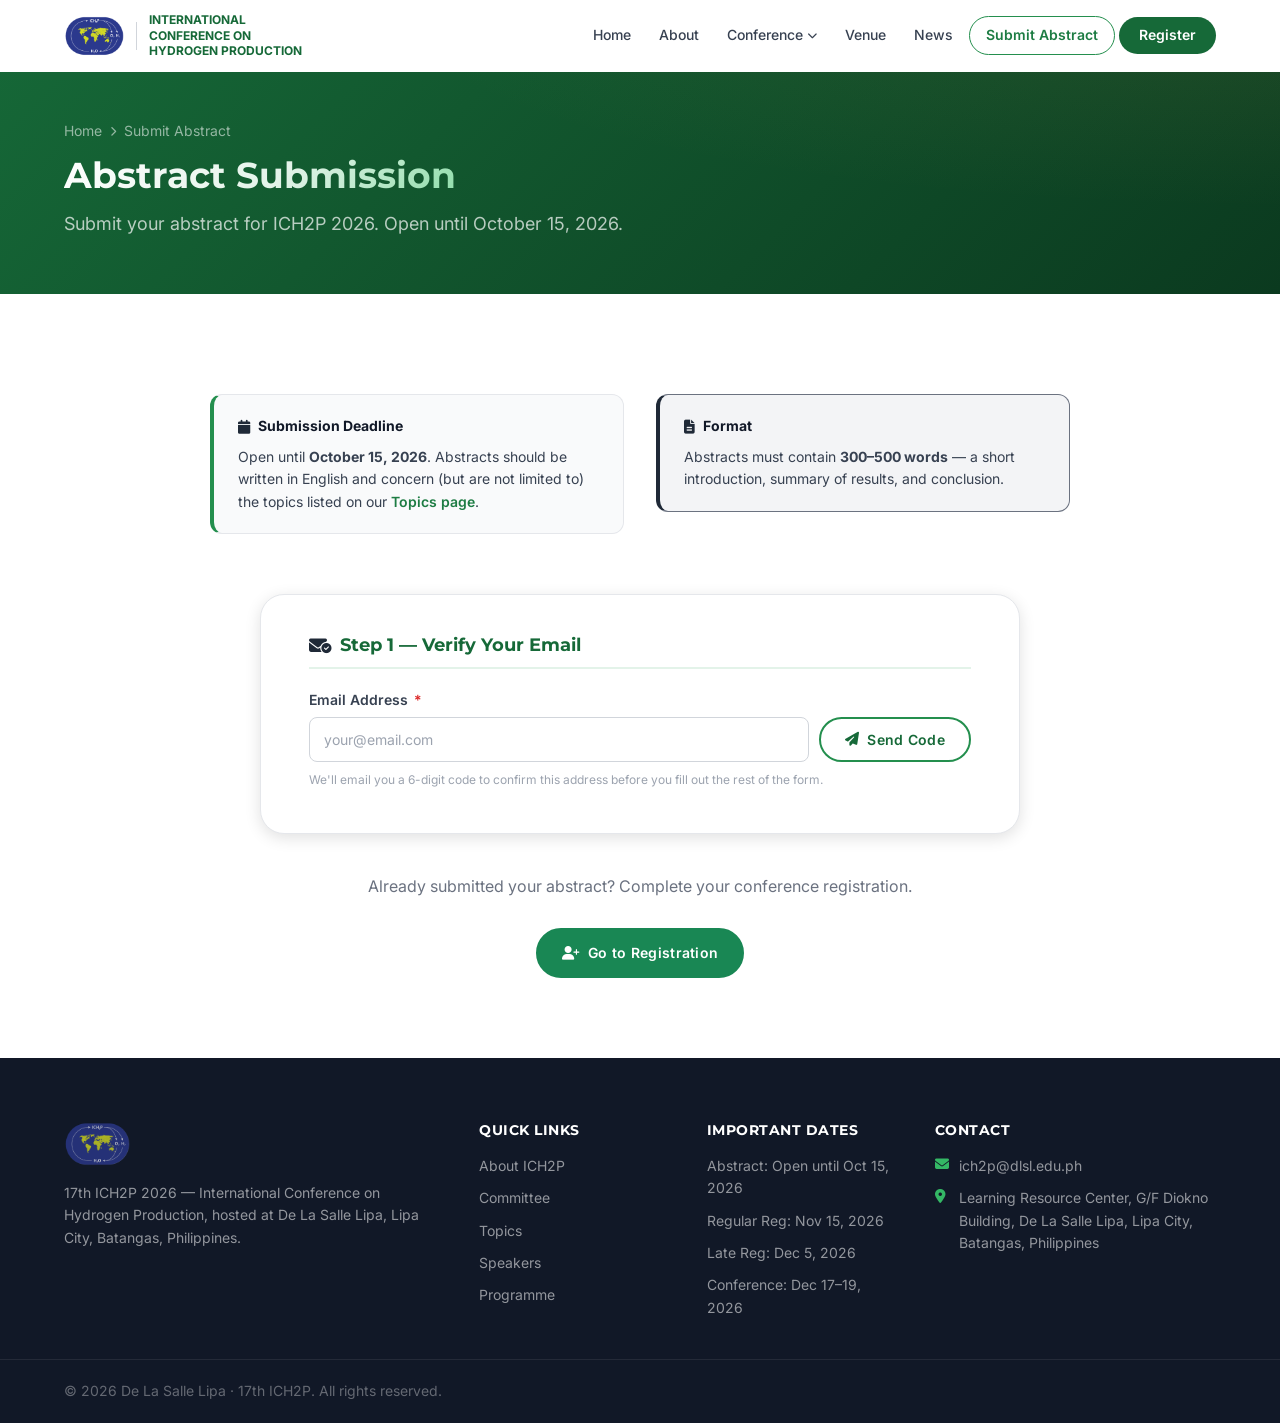
<file: abstract-submission.html>
<!DOCTYPE html>
<html lang="en">
<head>
  <meta charset="UTF-8">
  <meta name="viewport" content="width=device-width, initial-scale=1.0">
  <meta name="description" content="Submit your abstract for the 17th ICH2P 2026 — International Conference on Hydrogen Production.">
  <title>Submit Abstract — 17th ICH2P 2026</title>
  <link rel="icon" type="image/x-icon" href="assets/favicon.ico">
  <link rel="icon" type="image/png" sizes="32x32" href="assets/favicon-32x32.png">
  <link rel="icon" type="image/png" sizes="16x16" href="assets/favicon-16x16.png">
  <link rel="apple-touch-icon" href="assets/apple-touch-icon.png">
  <link rel="stylesheet" href="css/style.css?v=20260806131617">
  <link rel="stylesheet" href="vendor/fontawesome/css/all.min.css">
  <!-- reCAPTCHA v3 — placeholder until registered; see Code.gs setup step 10 -->
  <script src="https://www.google.com/recaptcha/api.js?render=6Ld4l2ItAAAAAPKyCxmt4VoEh4W1amhLowHMgH3E" defer></script>
</head>
<body>

<div class="scroll-progress" id="scrollProgress"></div>
<nav class="navbar" id="navbar">
  <div class="nav-container">
    <div class="nav-brand">
      <a href="index.html" style="display:flex;align-items:center;gap:12px;">
        <img src="assets/logo-ich2p-official.png" alt="17th ICH2P 2026" class="logo-dlsl">
        <span class="brand-divider"></span>
        <span class="nav-brand-text">International Conference on Hydrogen Production</span>
      </a>
    </div>
    <button class="nav-toggle" id="navToggle" aria-label="Toggle menu"><span></span><span></span><span></span></button>
    <ul class="nav-links" id="navLinks">
      <li><a href="index.html">Home</a></li>
      <li><a href="about.html">About</a></li>
      <li class="dropdown">
        <a href="#">Conference <i class="fas fa-chevron-down" style="font-size:10px;"></i></a>
        <ul class="dropdown-menu">
          <li><a href="committees.html">Committee</a></li>
          <li><a href="topics.html">Topics</a></li>
          <li><a href="speakers.html">Speakers</a></li>
          <li><a href="programme.html">Programme</a></li>
        </ul>
      </li>
      <li><a href="venue.html">Venue</a></li>
      <li><a href="news.html">News</a></li>
      <li><a href="abstract-submission.html" class="nav-cta-secondary">Submit Abstract</a></li>
      <li><a href="registration.html" class="nav-cta-primary">Register</a></li>
    </ul>
  </div>
</nav>

<div class="page-header">
  <div class="container page-header-content">
    <div class="page-breadcrumb">
      <a href="index.html">Home</a>
      <i class="fas fa-chevron-right"></i>
      <span>Submit Abstract</span>
    </div>
    <h1>Abstract Submission</h1>
    <p class="lead">Submit your abstract for ICH2P 2026. Open until October 15, 2026.</p>
  </div>
</div>

<section class="section">
  <div class="container">
    <div style="max-width:860px;margin:0 auto;">
      <div class="grid-2" style="gap:32px;align-items:flex-start;margin-bottom:40px;">
        <div class="info-box reveal">
          <div class="info-box-title"><i class="fas fa-calendar"></i> Submission Deadline</div>
          Open until <strong>October 15, 2026</strong>. Abstracts should be written in English and concern (but are not limited to) the topics listed on our <a href="topics.html" style="color:var(--g800);font-weight:600;">Topics page</a>.
        </div>
        <div class="info-box info-box-gold reveal">
          <div class="info-box-title"><i class="fas fa-file-lines"></i> Format</div>
          Abstracts must contain <strong>300–500 words</strong> — a short introduction, summary of results, and conclusion.
        </div>
      </div>

      <div id="form-alert-area" class="form-alert" style="display:none;"></div>

      <div class="form-wrapper reveal">
        <form id="abstractForm" novalidate>

          <h3 class="form-section-title"><i class="fas fa-envelope-circle-check"></i> Step 1 — Verify Your Email</h3>
          <div class="form-row full">
            <div class="form-group">
              <label for="email">Email Address <span class="required">*</span></label>
              <div style="display:flex;gap:10px;flex-wrap:wrap;">
                <input type="email" id="email" name="email" class="form-control" placeholder="your@email.com" style="flex:1;min-width:220px;" required>
                <button type="button" id="sendEmailCodeBtn" class="btn btn-outline-green" style="white-space:nowrap;">
                  <i class="fas fa-paper-plane"></i> Send Code
                </button>
              </div>
              <div class="form-help">We'll email you a 6-digit code to confirm this address before you fill out the rest of the form.</div>
            </div>
          </div>
          <div class="form-row full" id="emailCodeRow" style="display:none;">
            <div class="form-group">
              <label for="emailVerifyCode">Verification Code <span class="required">*</span></label>
              <div style="display:flex;gap:10px;align-items:flex-start;flex-wrap:wrap;">
                <input type="text" id="emailVerifyCode" class="form-control" inputmode="numeric" maxlength="6" placeholder="6-digit code" style="max-width:160px;" autocomplete="one-time-code">
                <button type="button" id="verifyEmailBtn" class="btn btn-gold">
                  <i class="fas fa-check"></i> Verify
                </button>
                <button type="button" id="resendEmailCodeBtn" class="btn btn-outline-green">
                  <i class="fas fa-rotate"></i> Resend
                </button>
              </div>
            </div>
          </div>

          <div id="abstractFormFields" style="display:none;">
            <h3 class="form-section-title"><i class="fas fa-user"></i> Author Information</h3>
            <div class="form-row full">
              <div class="form-group">
                <label for="name">Full Name <span class="required">*</span></label>
                <input type="text" id="name" name="name" class="form-control" placeholder="e.g. Maria Santos" required>
              </div>
            </div>
            <div class="form-row full">
              <div class="form-group">
                <label for="affiliation">Institution / Affiliation <span class="required">*</span></label>
                <input type="text" id="affiliation" name="affiliation" class="form-control" placeholder="e.g. De La Salle Lipa, Philippines" required>
              </div>
            </div>

            <h3 class="form-section-title"><i class="fas fa-microscope"></i> Submission Details</h3>
            <div class="form-row full">
              <div class="form-group">
                <label for="presentationType">Presentation Type <span class="required">*</span></label>
                <select id="presentationType" name="presentationType" class="form-control" required>
                  <option value="" disabled selected>Select type…</option>
                  <option value="oral">Oral Presentation</option>
                  <option value="poster">Poster Presentation</option>
                  <option value="either">Either (committee decides)</option>
                  <option value="nonpaper">Non-Paper Presenter</option>
                </select>
              </div>
            </div>
            <div class="form-row full">
              <div class="form-group">
                <label for="title">Paper Title <span class="required">*</span></label>
                <input type="text" id="title" name="title" class="form-control" placeholder="Full title of your paper" required>
              </div>
            </div>
            <div class="form-row full">
              <div class="form-group">
                <label for="abstractText">Abstract <span class="required">*</span></label>
                <textarea id="abstractText" name="abstractText" class="form-control" rows="8"
                  placeholder="Write your abstract here (300-500 words). Include a short introduction, summary of results, and conclusion." required></textarea>
                <div class="char-count"><span id="abstractCount">0/500 words</span></div>
              </div>
            </div>
            <div class="form-row full">
              <div class="form-group">
                <label>Abstract PDF <span class="required">*</span></label>
                <div class="file-upload-zone" id="abstractPdfDropZone">
                  <i class="fas fa-file-arrow-up"></i>
                  <p>Click to upload your formatted abstract</p>
                  <p class="file-hint">PDF only — max 10MB</p>
                  <div class="file-selected-name" id="abstractPdfFileName"></div>
                </div>
                <input type="file" id="abstractPdfFile" class="file-input-hidden" accept="application/pdf">
                <div class="form-help">Required in addition to the text above — this is the official copy reviewers will read.</div>
              </div>
            </div>

            <div class="info-box" style="margin-top:16px;">
              <div class="info-box-title"><i class="fas fa-lightbulb"></i> Writing Tips</div>
              <ul style="font-size:var(--text-sm);color:var(--gray-600);padding-left:16px;line-height:1.8;">
                <li>Written in English</li>
                <li>Contains 300–500 words: short introduction, summary of results, and conclusion</li>
                <li>Clearly state the research problem, objectives, and methodology</li>
                <li>Highlight key results and their significance</li>
              </ul>
            </div>

            <div class="form-check-group">
              <label class="form-check-label">
                <input type="checkbox" class="form-check-input" id="dataPrivacyConsent" name="dataPrivacyConsent" required>
                <span class="form-check-text">I have read and agree to the <a href="https://www.dlsl.edu.ph/privacy-policy" target="_blank" rel="noopener">Data Privacy Act notice</a>. I consent to the collection and processing of my personal data for the purposes of this abstract submission. <span class="required">*</span></span>
              </label>
            </div>

            <div class="form-submit-row">
              <a href="topics.html" class="btn btn-outline-green">
                <i class="fas fa-list"></i> View Topics
              </a>
              <button type="submit" class="btn btn-gold btn-lg">
                <i class="fas fa-paper-plane"></i> Submit Abstract
              </button>
            </div>

            <p style="text-align:right;font-size:var(--text-xs);color:var(--gray-400);margin-top:12px;">
              A confirmation email will be sent to your provided address upon successful submission.
            </p>
          </div>
        </form>
      </div>

      <!-- After submission, participants should register -->
      <div style="text-align:center;margin-top:40px;" class="reveal">
        <p style="color:var(--gray-500);">Already submitted your abstract? Complete your conference registration.</p>
        <a href="registration.html" class="btn btn-green" style="margin-top:12px;">
          <i class="fas fa-user-plus"></i> Go to Registration
        </a>
      </div>
    </div>
  </div>
</section>

<footer class="site-footer">
  <div class="container">
    <div class="footer-main">
      <div class="footer-brand">
        <img src="assets/logo-ich2p-official.png" alt="17th ICH2P 2026" class="footer-logo">
        <p>17th ICH2P 2026 — International Conference on Hydrogen Production, hosted at De La Salle Lipa, Lipa City, Batangas, Philippines.</p>
      </div>
      <div class="footer-col">
        <h5>Quick Links</h5>
        <ul>
          <li><a href="about.html">About ICH2P</a></li>
          <li><a href="committees.html">Committee</a></li>
          <li><a href="topics.html">Topics</a></li>
          <li><a href="speakers.html">Speakers</a></li>
          <li><a href="programme.html">Programme</a></li>
        </ul>
      </div>
      <div class="footer-col">
        <h5>Important Dates</h5>
        <ul>
          <li>Abstract: Open until Oct 15, 2026</li>
          <li>Regular Reg: Nov 15, 2026</li>
          <li>Late Reg: Dec 5, 2026</li>
          <li>Conference: Dec 17–19, 2026</li>
        </ul>
      </div>
      <div class="footer-col">
        <h5>Contact</h5>
        <div class="footer-contact-item"><i class="fas fa-envelope"></i><span>ich2p@dlsl.edu.ph</span></div>
        <div class="footer-contact-item"><i class="fas fa-map-marker-alt"></i><span>Learning Resource Center, G/F Diokno Building, De La Salle Lipa, Lipa City, Batangas, Philippines</span></div>
      </div>
    </div>
  </div>
  <div class="footer-bottom">
    <div class="container" style="display:flex;justify-content:space-between;align-items:center;flex-wrap:wrap;gap:8px;">
      <p>&copy; 2026 De La Salle Lipa · 17th ICH2P. All rights reserved.</p>
    </div>
  </div>
</footer>
<script src="js/main.js?v=20260806131617"></script>

</body>
</html>
</file>
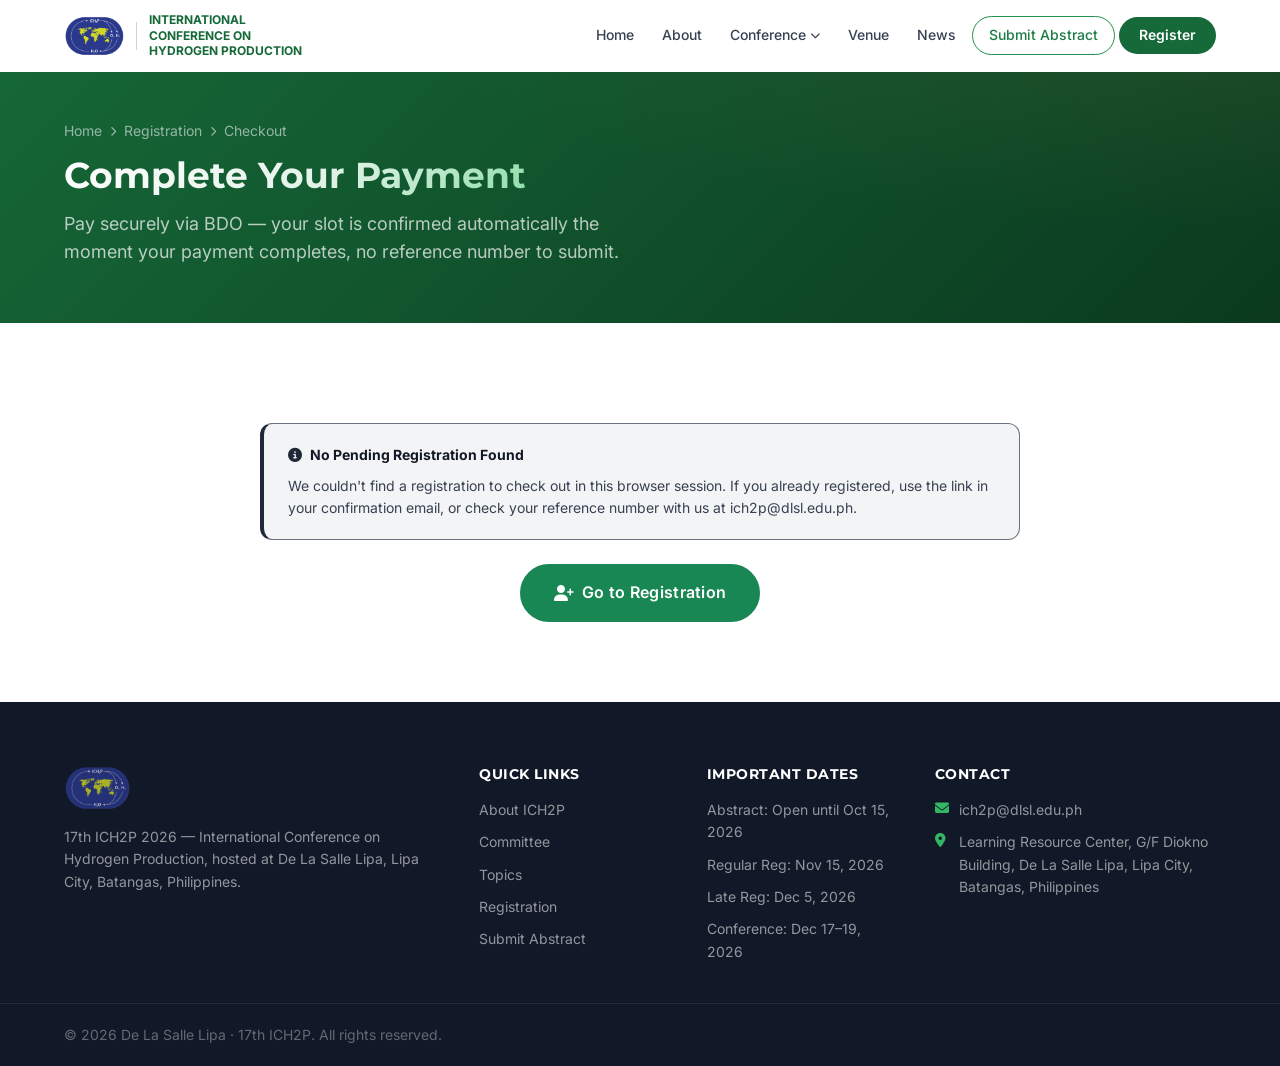
<file: checkout.html>
<!DOCTYPE html>
<html lang="en">
<head>
  <meta charset="UTF-8">
  <meta name="viewport" content="width=device-width, initial-scale=1.0">
  <meta name="robots" content="noindex">
  <meta name="description" content="Complete your BDO payment for 17th ICH2P 2026 registration.">
  <title>Checkout — 17th ICH2P 2026</title>
  <link rel="icon" type="image/x-icon" href="assets/favicon.ico">
  <link rel="icon" type="image/png" sizes="32x32" href="assets/favicon-32x32.png">
  <link rel="icon" type="image/png" sizes="16x16" href="assets/favicon-16x16.png">
  <link rel="apple-touch-icon" href="assets/apple-touch-icon.png">
  <link rel="stylesheet" href="css/style.css?v=20260806131617">
  <link rel="stylesheet" href="vendor/fontawesome/css/all.min.css">
  <!-- reCAPTCHA v3 — placeholder until registered; see Code.gs setup step 10 -->
  <script src="https://www.google.com/recaptcha/api.js?render=6Ld4l2ItAAAAAPKyCxmt4VoEh4W1amhLowHMgH3E" defer></script>
</head>
<body>

<div class="scroll-progress" id="scrollProgress"></div>
<nav class="navbar" id="navbar">
  <div class="nav-container">
    <div class="nav-brand">
      <a href="index.html" style="display:flex;align-items:center;gap:12px;">
        <img src="assets/logo-ich2p-official.png" alt="17th ICH2P 2026" class="logo-dlsl">
        <span class="brand-divider"></span>
        <span class="nav-brand-text">International Conference on Hydrogen Production</span>
      </a>
    </div>
    <button class="nav-toggle" id="navToggle" aria-label="Toggle menu"><span></span><span></span><span></span></button>
    <ul class="nav-links" id="navLinks">
      <li><a href="index.html">Home</a></li>
      <li><a href="about.html">About</a></li>
      <li class="dropdown">
        <a href="#">Conference <i class="fas fa-chevron-down" style="font-size:10px;"></i></a>
        <ul class="dropdown-menu">
          <li><a href="committees.html">Committee</a></li>
          <li><a href="topics.html">Topics</a></li>
          <li><a href="speakers.html">Speakers</a></li>
          <li><a href="programme.html">Programme</a></li>
        </ul>
      </li>
      <li><a href="venue.html">Venue</a></li>
      <li><a href="news.html">News</a></li>
      <li><a href="abstract-submission.html" class="nav-cta-secondary">Submit Abstract</a></li>
      <li><a href="registration.html" class="nav-cta-primary">Register</a></li>
    </ul>
  </div>
</nav>

<div class="page-header">
  <div class="container page-header-content">
    <div class="page-breadcrumb">
      <a href="index.html">Home</a>
      <i class="fas fa-chevron-right"></i>
      <a href="registration.html">Registration</a>
      <i class="fas fa-chevron-right"></i>
      <span>Checkout</span>
    </div>
    <h1>Complete Your Payment</h1>
    <p class="lead">Pay securely via BDO — your slot is confirmed automatically the moment your payment completes, no reference number to submit.</p>
  </div>
</div>

<section class="section">
  <div class="container">
    <div style="max-width:760px;margin:0 auto;">

      <div id="checkout-alert-area" class="form-alert" style="display:none;"></div>

      <!-- Shown only if no pending registration is found in this browser session -->
      <div id="checkoutEmpty" class="reveal" style="display:none;">
        <div class="info-box info-box-gold">
          <div class="info-box-title"><i class="fas fa-circle-info"></i> No Pending Registration Found</div>
          We couldn't find a registration to check out in this browser session. If you already registered, use the link in your confirmation email, or check your reference number with us at
          <a href="mailto:ich2p@dlsl.edu.ph">ich2p@dlsl.edu.ph</a>.
        </div>
        <div style="text-align:center;margin-top:24px;">
          <a href="registration.html" class="btn btn-green btn-lg"><i class="fas fa-user-plus"></i> Go to Registration</a>
        </div>
      </div>

      <!-- Main checkout flow -->
      <div id="checkoutMain" style="display:none;">

        <!-- Order summary -->
        <div class="form-wrapper reveal" style="margin-bottom:28px;">
          <h3 class="form-section-title" style="margin-top:0;"><i class="fas fa-receipt"></i> Order Summary</h3>
          <table class="fee-table" style="margin-bottom:0;">
            <tbody>
              <tr><td><strong>Reference No.</strong></td><td id="sumRegId">—</td></tr>
              <tr><td><strong>Name</strong></td><td id="sumName">—</td></tr>
              <tr><td><strong>Registration Type</strong></td><td id="sumRegType">—</td></tr>
              <tr><td><strong>Rate Applied</strong></td><td id="sumTier">—</td></tr>
              <tr><td><strong>Amount Due</strong></td><td class="fee-highlight" id="sumAmount" style="font-size:var(--text-lg);">—</td></tr>
            </tbody>
          </table>
        </div>

        <!-- Pay via BDO — automatic verification via CyberSource Secure Acceptance -->
        <div class="form-wrapper reveal">
          <h3 class="form-section-title" style="margin-top:0;"><i class="fas fa-building-columns"></i> Pay via BDO</h3>
          <div class="info-box" style="margin-bottom:20px;">
            <div class="info-box-title"><i class="fas fa-circle-info"></i> Automatic Verification</div>
            Clicking below takes you to BDO's secure payment page. Once your payment completes, you're brought straight back here with your slot automatically confirmed — no reference number to submit, no waiting for manual verification.
          </div>
          <div style="text-align:center;">
            <button type="button" id="bdoPayBtn" class="btn btn-gold btn-lg">
              <i class="fas fa-building-columns"></i> Pay via BDO
            </button>
            <p style="margin-top:12px;font-size:var(--text-xs);color:var(--gray-400);">You'll be redirected to BDO's secure payment page.</p>
          </div>
        </div>
        <form id="bdoRedirectForm" method="POST" style="display:none;"></form>

      </div>

      <!-- Shown after returning from BDO having paid successfully -->
      <div id="checkoutSuccess" class="reveal" style="display:none;">
        <div class="info-box">
          <div class="info-box-title"><i class="fas fa-circle-check"></i> Payment Confirmed</div>
          Thank you! Your payment has been received and automatically verified. A confirmation email is on its way to you.
        </div>
        <div style="text-align:center;margin-top:24px;">
          <a href="index.html" class="btn btn-outline-green btn-lg"><i class="fas fa-house"></i> Back to Home</a>
        </div>
      </div>

      <!-- Shown after returning from BDO having declined/cancelled -->
      <div id="checkoutFailed" class="reveal" style="display:none;">
        <div class="info-box info-box-gold">
          <div class="info-box-title"><i class="fas fa-triangle-exclamation"></i> Payment Not Completed</div>
          Your payment was not completed or was declined by BDO. No charge was made. You can try again below, or contact us at <a href="mailto:ich2p@dlsl.edu.ph">ich2p@dlsl.edu.ph</a> if you keep running into trouble.
        </div>
        <div style="text-align:center;margin-top:24px;">
          <a href="checkout.html" class="btn btn-gold btn-lg"><i class="fas fa-rotate"></i> Try Again</a>
        </div>
      </div>

      <!-- Shown if something went wrong verifying BDO's response -->
      <div id="checkoutError" class="reveal" style="display:none;">
        <div class="info-box info-box-gold">
          <div class="info-box-title"><i class="fas fa-circle-exclamation"></i> Couldn't Confirm Payment Status</div>
          We couldn't verify the result of your payment attempt. If BDO charged you, please don't pay again — contact us at <a href="mailto:ich2p@dlsl.edu.ph">ich2p@dlsl.edu.ph</a> with your Reference No. so we can check manually.
        </div>
        <div style="text-align:center;margin-top:24px;">
          <a href="index.html" class="btn btn-outline-green btn-lg"><i class="fas fa-house"></i> Back to Home</a>
        </div>
      </div>

    </div>
  </div>
</section>

<footer class="site-footer">
  <div class="container">
    <div class="footer-main">
      <div class="footer-brand">
        <img src="assets/logo-ich2p-official.png" alt="17th ICH2P 2026" class="footer-logo">
        <p>17th ICH2P 2026 — International Conference on Hydrogen Production, hosted at De La Salle Lipa, Lipa City, Batangas, Philippines.</p>
      </div>
      <div class="footer-col">
        <h5>Quick Links</h5>
        <ul>
          <li><a href="about.html">About ICH2P</a></li>
          <li><a href="committees.html">Committee</a></li>
          <li><a href="topics.html">Topics</a></li>
          <li><a href="registration.html">Registration</a></li>
          <li><a href="abstract-submission.html">Submit Abstract</a></li>
        </ul>
      </div>
      <div class="footer-col">
        <h5>Important Dates</h5>
        <ul>
          <li>Abstract: Open until Oct 15, 2026</li>
          <li>Regular Reg: Nov 15, 2026</li>
          <li>Late Reg: Dec 5, 2026</li>
          <li>Conference: Dec 17–19, 2026</li>
        </ul>
      </div>
      <div class="footer-col">
        <h5>Contact</h5>
        <div class="footer-contact-item"><i class="fas fa-envelope"></i><span>ich2p@dlsl.edu.ph</span></div>
        <div class="footer-contact-item"><i class="fas fa-map-marker-alt"></i><span>Learning Resource Center, G/F Diokno Building, De La Salle Lipa, Lipa City, Batangas, Philippines</span></div>
      </div>
    </div>
  </div>
  <div class="footer-bottom">
    <div class="container" style="display:flex;justify-content:space-between;align-items:center;flex-wrap:wrap;gap:8px;">
      <p>&copy; 2026 De La Salle Lipa · 17th ICH2P. All rights reserved.</p>
    </div>
  </div>
</footer>
<script src="js/main.js?v=20260806131617"></script>

</body>
</html>
</file>
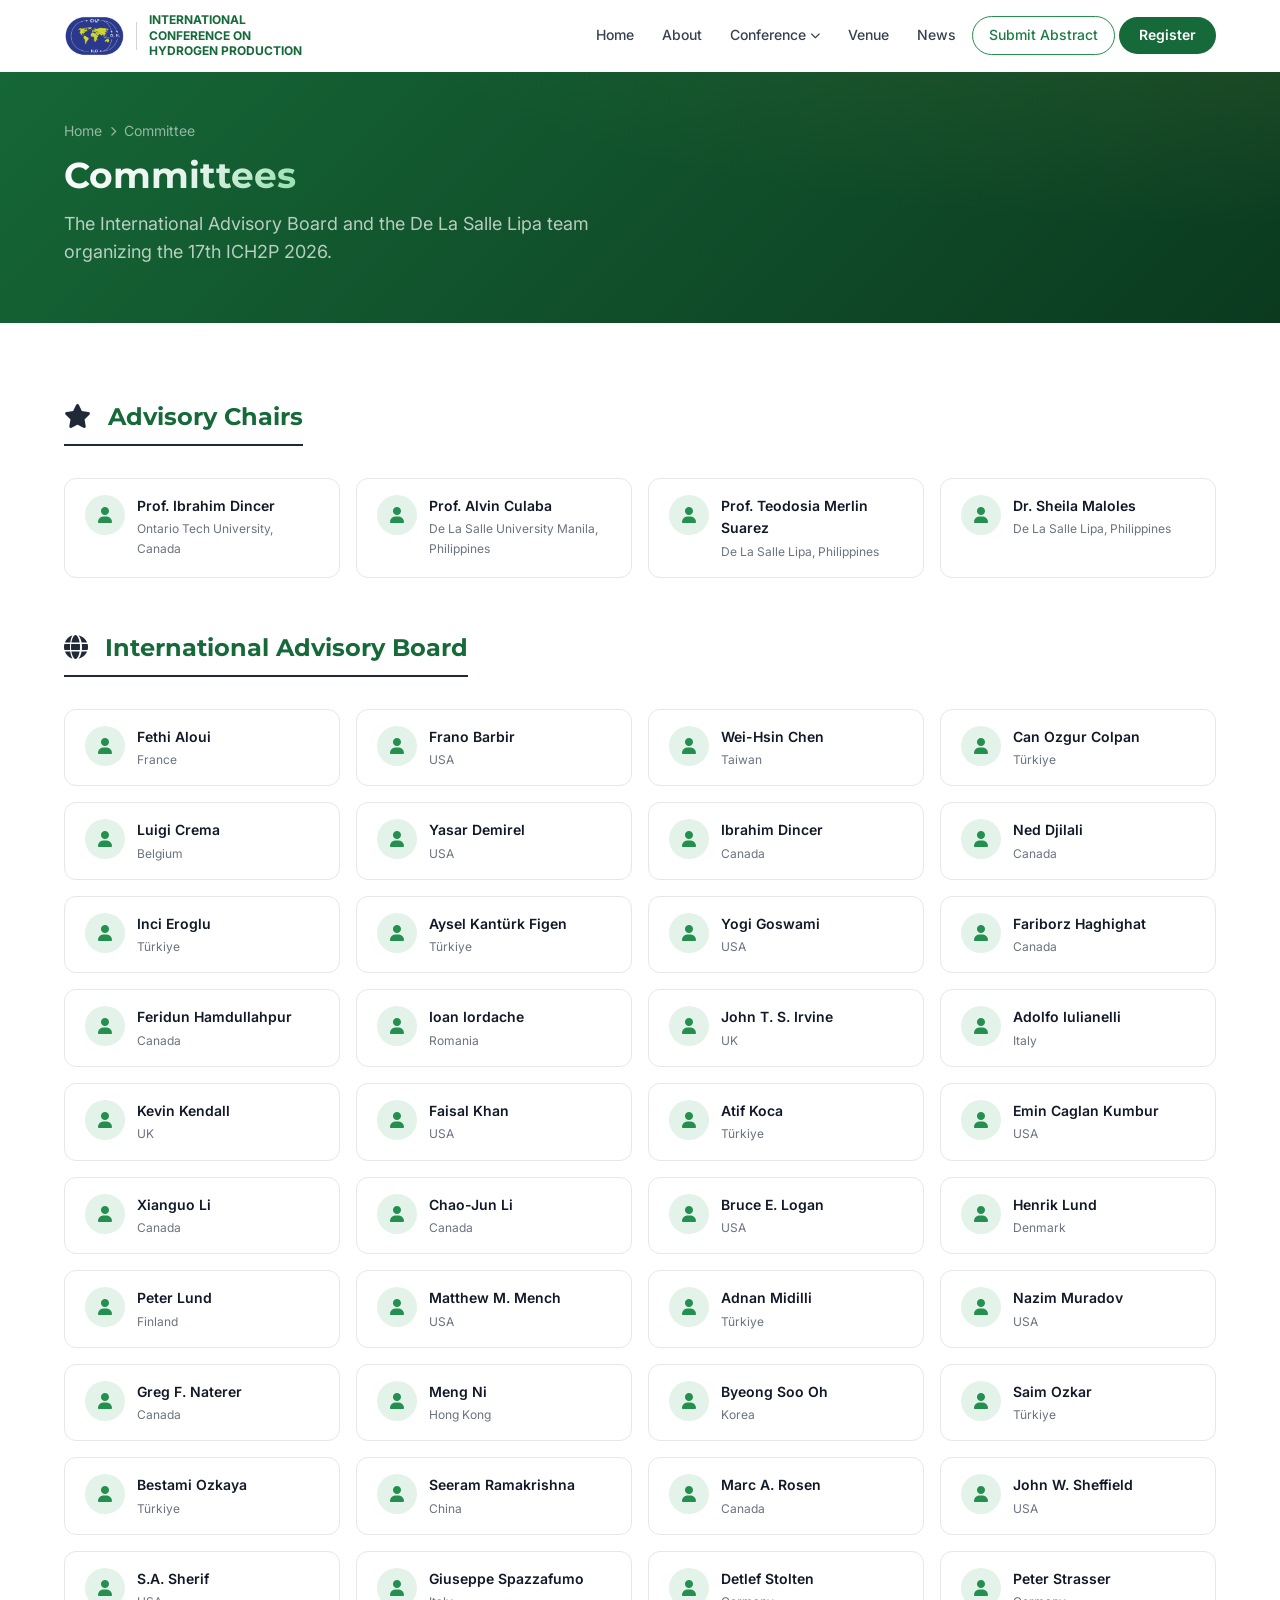
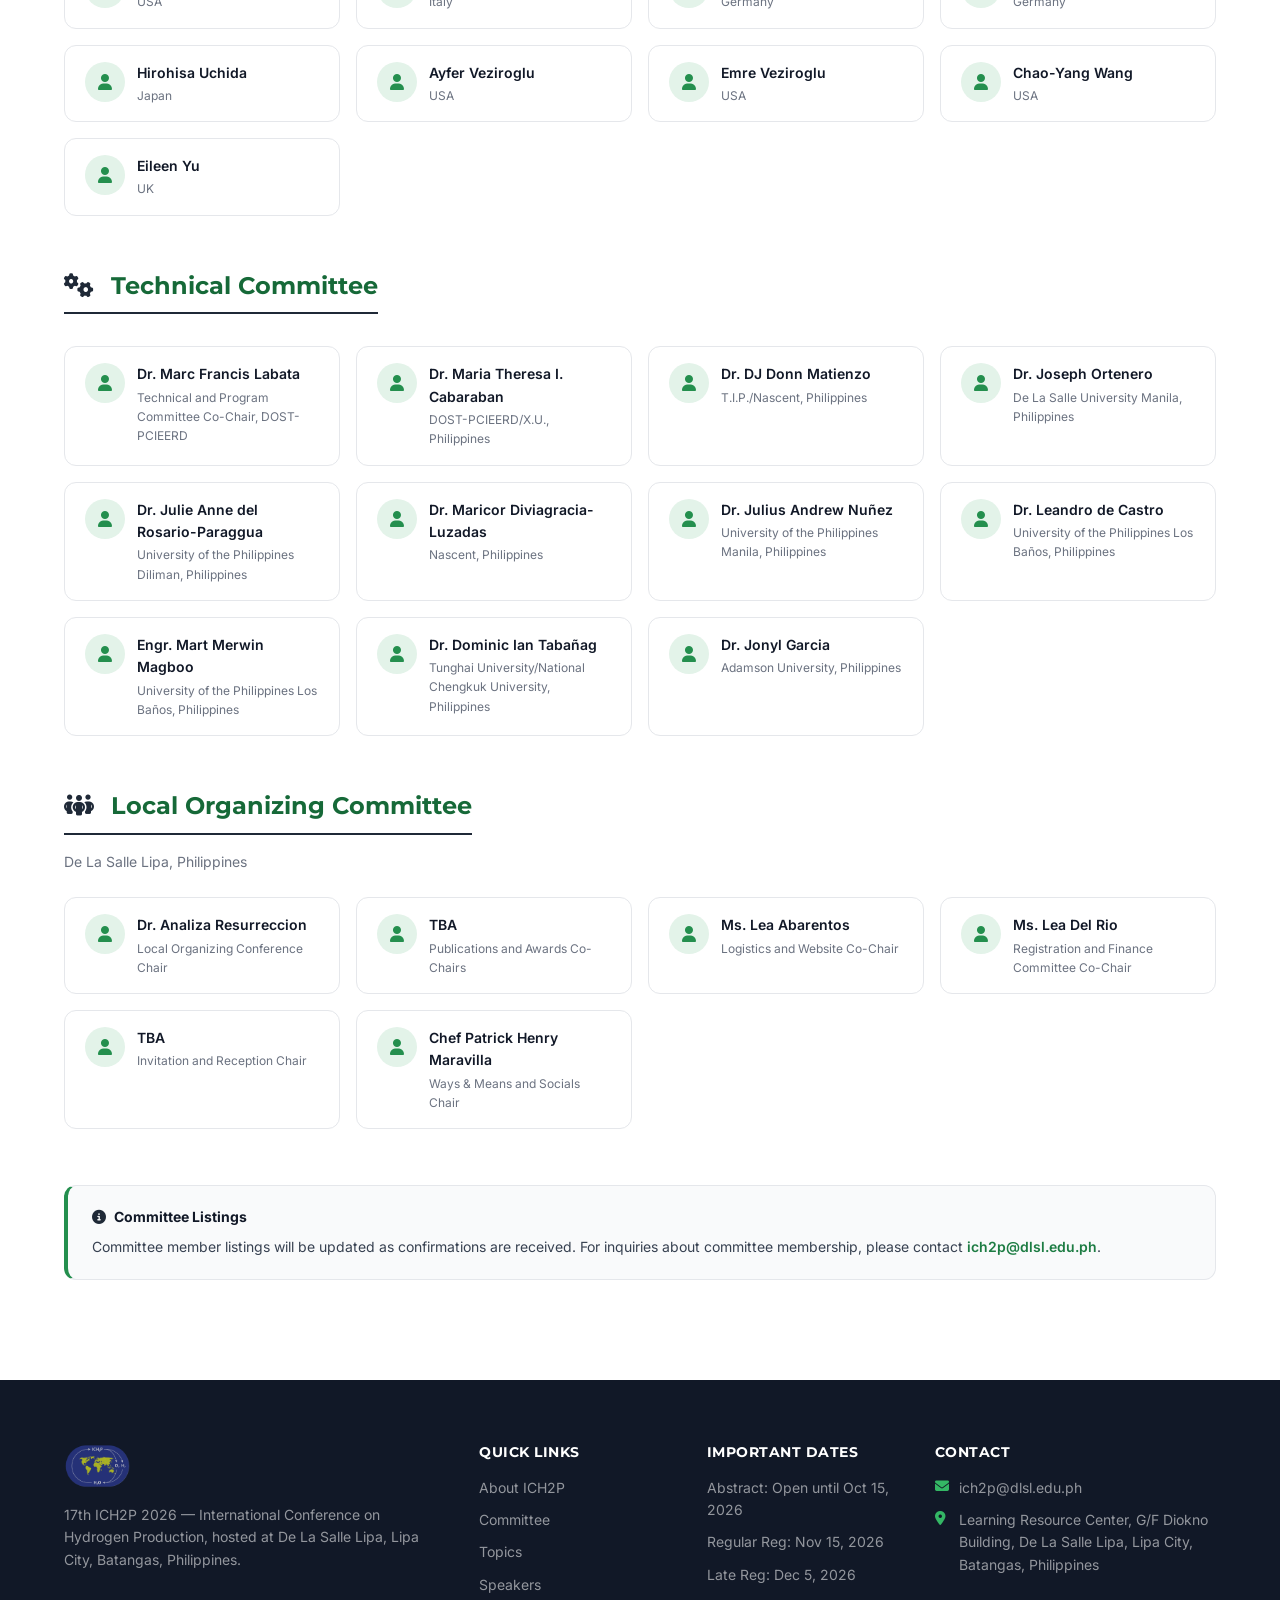
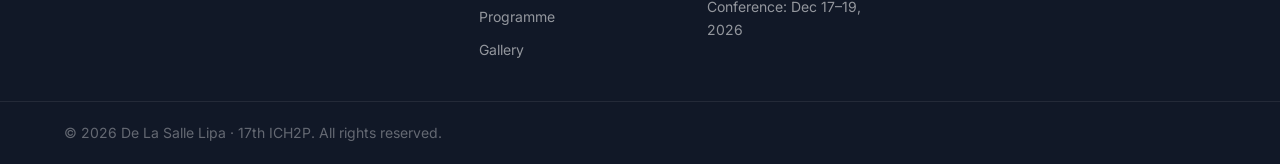
<file: committees.html>
<!DOCTYPE html>
<html lang="en">
<head>
  <meta charset="UTF-8">
  <meta name="viewport" content="width=device-width, initial-scale=1.0">
  <meta name="description" content="17th ICH2P 2026 International Advisory Board and Local Organizing Committee — De La Salle Lipa.">
  <title>Committee — 17th ICH2P 2026</title>
  <link rel="icon" type="image/x-icon" href="assets/favicon.ico">
  <link rel="icon" type="image/png" sizes="32x32" href="assets/favicon-32x32.png">
  <link rel="icon" type="image/png" sizes="16x16" href="assets/favicon-16x16.png">
  <link rel="apple-touch-icon" href="assets/apple-touch-icon.png">
  <link rel="stylesheet" href="css/style.css?v=20260806131617">
  <link rel="stylesheet" href="vendor/fontawesome/css/all.min.css">
</head>
<body>

<div class="scroll-progress" id="scrollProgress"></div>
<nav class="navbar" id="navbar">
  <div class="nav-container">
    <div class="nav-brand">
      <a href="index.html" style="display:flex;align-items:center;gap:12px;">
        <img src="assets/logo-ich2p-official.png" alt="17th ICH2P 2026" class="logo-dlsl">
        <span class="brand-divider"></span>
        <span class="nav-brand-text">International Conference on Hydrogen Production</span>
      </a>
    </div>
    <button class="nav-toggle" id="navToggle" aria-label="Toggle menu"><span></span><span></span><span></span></button>
    <ul class="nav-links" id="navLinks">
      <li><a href="index.html">Home</a></li>
      <li><a href="about.html">About</a></li>
      <li class="dropdown">
        <a href="#">Conference <i class="fas fa-chevron-down" style="font-size:10px;"></i></a>
        <ul class="dropdown-menu">
          <li><a href="committees.html">Committee</a></li>
          <li><a href="topics.html">Topics</a></li>
          <li><a href="speakers.html">Speakers</a></li>
          <li><a href="programme.html">Programme</a></li>
        </ul>
      </li>
      <li><a href="venue.html">Venue</a></li>
      <li><a href="news.html">News</a></li>
      <li><a href="abstract-submission.html" class="nav-cta-secondary">Submit Abstract</a></li>
      <li><a href="registration.html" class="nav-cta-primary">Register</a></li>
    </ul>
  </div>
</nav>

<div class="page-header">
  <div class="container page-header-content">
    <div class="page-breadcrumb">
      <a href="index.html">Home</a>
      <i class="fas fa-chevron-right"></i>
      <span>Committee</span>
    </div>
    <h1>Committees</h1>
    <p class="lead">The International Advisory Board and the De La Salle Lipa team organizing the 17th ICH2P 2026.</p>
  </div>
</div>

<section class="section">
  <div class="container">

    <div class="committee-section reveal">
      <h3><i class="fas fa-star" style="color:var(--gold);margin-right:10px;"></i> Advisory Chairs</h3>
      <div class="committee-grid">
        <div class="committee-member"><div class="member-avatar"><i class="fas fa-user"></i></div><div><div class="member-name">Prof. Ibrahim Dincer</div><div class="member-role">Ontario Tech University, Canada</div></div></div>
        <div class="committee-member"><div class="member-avatar"><i class="fas fa-user"></i></div><div><div class="member-name">Prof. Alvin Culaba</div><div class="member-role">De La Salle University Manila, Philippines</div></div></div>
        <div class="committee-member"><div class="member-avatar"><i class="fas fa-user"></i></div><div><div class="member-name">Prof. Teodosia Merlin Suarez</div><div class="member-role">De La Salle Lipa, Philippines</div></div></div>
        <div class="committee-member"><div class="member-avatar"><i class="fas fa-user"></i></div><div><div class="member-name">Dr. Sheila Maloles</div><div class="member-role">De La Salle Lipa, Philippines</div></div></div>
      </div>
    </div>

    <div class="committee-section reveal">
      <h3><i class="fas fa-globe" style="color:var(--gold);margin-right:10px;"></i> International Advisory Board</h3>
      <div class="committee-grid">
        <div class="committee-member"><div class="member-avatar"><i class="fas fa-user"></i></div><div><div class="member-name">Fethi Aloui</div><div class="member-role">France</div></div></div>
        <div class="committee-member"><div class="member-avatar"><i class="fas fa-user"></i></div><div><div class="member-name">Frano Barbir</div><div class="member-role">USA</div></div></div>
        <div class="committee-member"><div class="member-avatar"><i class="fas fa-user"></i></div><div><div class="member-name">Wei-Hsin Chen</div><div class="member-role">Taiwan</div></div></div>
        <div class="committee-member"><div class="member-avatar"><i class="fas fa-user"></i></div><div><div class="member-name">Can Ozgur Colpan</div><div class="member-role">Türkiye</div></div></div>
        <div class="committee-member"><div class="member-avatar"><i class="fas fa-user"></i></div><div><div class="member-name">Luigi Crema</div><div class="member-role">Belgium</div></div></div>
        <div class="committee-member"><div class="member-avatar"><i class="fas fa-user"></i></div><div><div class="member-name">Yasar Demirel</div><div class="member-role">USA</div></div></div>
        <div class="committee-member"><div class="member-avatar"><i class="fas fa-user"></i></div><div><div class="member-name">Ibrahim Dincer</div><div class="member-role">Canada</div></div></div>
        <div class="committee-member"><div class="member-avatar"><i class="fas fa-user"></i></div><div><div class="member-name">Ned Djilali</div><div class="member-role">Canada</div></div></div>
        <div class="committee-member"><div class="member-avatar"><i class="fas fa-user"></i></div><div><div class="member-name">Inci Eroglu</div><div class="member-role">Türkiye</div></div></div>
        <div class="committee-member"><div class="member-avatar"><i class="fas fa-user"></i></div><div><div class="member-name">Aysel Kantürk Figen</div><div class="member-role">Türkiye</div></div></div>
        <div class="committee-member"><div class="member-avatar"><i class="fas fa-user"></i></div><div><div class="member-name">Yogi Goswami</div><div class="member-role">USA</div></div></div>
        <div class="committee-member"><div class="member-avatar"><i class="fas fa-user"></i></div><div><div class="member-name">Fariborz Haghighat</div><div class="member-role">Canada</div></div></div>
        <div class="committee-member"><div class="member-avatar"><i class="fas fa-user"></i></div><div><div class="member-name">Feridun Hamdullahpur</div><div class="member-role">Canada</div></div></div>
        <div class="committee-member"><div class="member-avatar"><i class="fas fa-user"></i></div><div><div class="member-name">Ioan Iordache</div><div class="member-role">Romania</div></div></div>
        <div class="committee-member"><div class="member-avatar"><i class="fas fa-user"></i></div><div><div class="member-name">John T. S. Irvine</div><div class="member-role">UK</div></div></div>
        <div class="committee-member"><div class="member-avatar"><i class="fas fa-user"></i></div><div><div class="member-name">Adolfo Iulianelli</div><div class="member-role">Italy</div></div></div>
        <div class="committee-member"><div class="member-avatar"><i class="fas fa-user"></i></div><div><div class="member-name">Kevin Kendall</div><div class="member-role">UK</div></div></div>
        <div class="committee-member"><div class="member-avatar"><i class="fas fa-user"></i></div><div><div class="member-name">Faisal Khan</div><div class="member-role">USA</div></div></div>
        <div class="committee-member"><div class="member-avatar"><i class="fas fa-user"></i></div><div><div class="member-name">Atif Koca</div><div class="member-role">Türkiye</div></div></div>
        <div class="committee-member"><div class="member-avatar"><i class="fas fa-user"></i></div><div><div class="member-name">Emin Caglan Kumbur</div><div class="member-role">USA</div></div></div>
        <div class="committee-member"><div class="member-avatar"><i class="fas fa-user"></i></div><div><div class="member-name">Xianguo Li</div><div class="member-role">Canada</div></div></div>
        <div class="committee-member"><div class="member-avatar"><i class="fas fa-user"></i></div><div><div class="member-name">Chao-Jun Li</div><div class="member-role">Canada</div></div></div>
        <div class="committee-member"><div class="member-avatar"><i class="fas fa-user"></i></div><div><div class="member-name">Bruce E. Logan</div><div class="member-role">USA</div></div></div>
        <div class="committee-member"><div class="member-avatar"><i class="fas fa-user"></i></div><div><div class="member-name">Henrik Lund</div><div class="member-role">Denmark</div></div></div>
        <div class="committee-member"><div class="member-avatar"><i class="fas fa-user"></i></div><div><div class="member-name">Peter Lund</div><div class="member-role">Finland</div></div></div>
        <div class="committee-member"><div class="member-avatar"><i class="fas fa-user"></i></div><div><div class="member-name">Matthew M. Mench</div><div class="member-role">USA</div></div></div>
        <div class="committee-member"><div class="member-avatar"><i class="fas fa-user"></i></div><div><div class="member-name">Adnan Midilli</div><div class="member-role">Türkiye</div></div></div>
        <div class="committee-member"><div class="member-avatar"><i class="fas fa-user"></i></div><div><div class="member-name">Nazim Muradov</div><div class="member-role">USA</div></div></div>
        <div class="committee-member"><div class="member-avatar"><i class="fas fa-user"></i></div><div><div class="member-name">Greg F. Naterer</div><div class="member-role">Canada</div></div></div>
        <div class="committee-member"><div class="member-avatar"><i class="fas fa-user"></i></div><div><div class="member-name">Meng Ni</div><div class="member-role">Hong Kong</div></div></div>
        <div class="committee-member"><div class="member-avatar"><i class="fas fa-user"></i></div><div><div class="member-name">Byeong Soo Oh</div><div class="member-role">Korea</div></div></div>
        <div class="committee-member"><div class="member-avatar"><i class="fas fa-user"></i></div><div><div class="member-name">Saim Ozkar</div><div class="member-role">Türkiye</div></div></div>
        <div class="committee-member"><div class="member-avatar"><i class="fas fa-user"></i></div><div><div class="member-name">Bestami Ozkaya</div><div class="member-role">Türkiye</div></div></div>
        <div class="committee-member"><div class="member-avatar"><i class="fas fa-user"></i></div><div><div class="member-name">Seeram Ramakrishna</div><div class="member-role">China</div></div></div>
        <div class="committee-member"><div class="member-avatar"><i class="fas fa-user"></i></div><div><div class="member-name">Marc A. Rosen</div><div class="member-role">Canada</div></div></div>
        <div class="committee-member"><div class="member-avatar"><i class="fas fa-user"></i></div><div><div class="member-name">John W. Sheffield</div><div class="member-role">USA</div></div></div>
        <div class="committee-member"><div class="member-avatar"><i class="fas fa-user"></i></div><div><div class="member-name">S.A. Sherif</div><div class="member-role">USA</div></div></div>
        <div class="committee-member"><div class="member-avatar"><i class="fas fa-user"></i></div><div><div class="member-name">Giuseppe Spazzafumo</div><div class="member-role">Italy</div></div></div>
        <div class="committee-member"><div class="member-avatar"><i class="fas fa-user"></i></div><div><div class="member-name">Detlef Stolten</div><div class="member-role">Germany</div></div></div>
        <div class="committee-member"><div class="member-avatar"><i class="fas fa-user"></i></div><div><div class="member-name">Peter Strasser</div><div class="member-role">Germany</div></div></div>
        <div class="committee-member"><div class="member-avatar"><i class="fas fa-user"></i></div><div><div class="member-name">Hirohisa Uchida</div><div class="member-role">Japan</div></div></div>
        <div class="committee-member"><div class="member-avatar"><i class="fas fa-user"></i></div><div><div class="member-name">Ayfer Veziroglu</div><div class="member-role">USA</div></div></div>
        <div class="committee-member"><div class="member-avatar"><i class="fas fa-user"></i></div><div><div class="member-name">Emre Veziroglu</div><div class="member-role">USA</div></div></div>
        <div class="committee-member"><div class="member-avatar"><i class="fas fa-user"></i></div><div><div class="member-name">Chao-Yang Wang</div><div class="member-role">USA</div></div></div>
        <div class="committee-member"><div class="member-avatar"><i class="fas fa-user"></i></div><div><div class="member-name">Eileen Yu</div><div class="member-role">UK</div></div></div>
      </div>
    </div>

    <div class="committee-section reveal">
      <h3><i class="fas fa-cogs" style="color:var(--gold);margin-right:10px;"></i> Technical Committee</h3>
      <div class="committee-grid">
        <div class="committee-member">
          <div class="member-avatar"><i class="fas fa-user"></i></div>
          <div>
            <div class="member-name">Dr. Marc Francis Labata</div>
            <div class="member-role">Technical and Program Committee Co-Chair, DOST-PCIEERD</div>
          </div>
        </div>
        <div class="committee-member"><div class="member-avatar"><i class="fas fa-user"></i></div><div><div class="member-name">Dr. Maria Theresa I. Cabaraban</div><div class="member-role">DOST-PCIEERD/X.U., Philippines</div></div></div>
        <div class="committee-member"><div class="member-avatar"><i class="fas fa-user"></i></div><div><div class="member-name">Dr. DJ Donn Matienzo</div><div class="member-role">T.I.P./Nascent, Philippines</div></div></div>
        <div class="committee-member"><div class="member-avatar"><i class="fas fa-user"></i></div><div><div class="member-name">Dr. Joseph Ortenero</div><div class="member-role">De La Salle University Manila, Philippines</div></div></div>
        <div class="committee-member"><div class="member-avatar"><i class="fas fa-user"></i></div><div><div class="member-name">Dr. Julie Anne del Rosario-Paraggua</div><div class="member-role">University of the Philippines Diliman, Philippines</div></div></div>
        <div class="committee-member"><div class="member-avatar"><i class="fas fa-user"></i></div><div><div class="member-name">Dr. Maricor Diviagracia-Luzadas</div><div class="member-role">Nascent, Philippines</div></div></div>
        <div class="committee-member"><div class="member-avatar"><i class="fas fa-user"></i></div><div><div class="member-name">Dr. Julius Andrew Nuñez</div><div class="member-role">University of the Philippines Manila, Philippines</div></div></div>
        <div class="committee-member"><div class="member-avatar"><i class="fas fa-user"></i></div><div><div class="member-name">Dr. Leandro de Castro</div><div class="member-role">University of the Philippines Los Baños, Philippines</div></div></div>
        <div class="committee-member"><div class="member-avatar"><i class="fas fa-user"></i></div><div><div class="member-name">Engr. Mart Merwin Magboo</div><div class="member-role">University of the Philippines Los Baños, Philippines</div></div></div>
        <div class="committee-member"><div class="member-avatar"><i class="fas fa-user"></i></div><div><div class="member-name">Dr. Dominic Ian Tabañag</div><div class="member-role">Tunghai University/National Chengkuk University, Philippines</div></div></div>
        <div class="committee-member"><div class="member-avatar"><i class="fas fa-user"></i></div><div><div class="member-name">Dr. Jonyl Garcia</div><div class="member-role">Adamson University, Philippines</div></div></div>
      </div>
    </div>

    <div class="committee-section reveal">
      <h3><i class="fas fa-people-group" style="color:var(--gold);margin-right:10px;"></i> Local Organizing Committee</h3>
      <p style="color:var(--gray-500);font-size:var(--text-sm);margin-top:8px;">De La Salle Lipa, Philippines</p>
      <div class="committee-grid">
        <div class="committee-member">
          <div class="member-avatar"><i class="fas fa-user"></i></div>
          <div>
            <div class="member-name">Dr. Analiza Resurreccion</div>
            <div class="member-role">Local Organizing Conference Chair</div>
          </div>
        </div>
        <div class="committee-member">
          <div class="member-avatar"><i class="fas fa-user"></i></div>
          <div>
            <div class="member-name">TBA</div>
            <div class="member-role">Publications and Awards Co-Chairs</div>
          </div>
        </div>
        <div class="committee-member">
          <div class="member-avatar"><i class="fas fa-user"></i></div>
          <div>
            <div class="member-name">Ms. Lea Abarentos</div>
            <div class="member-role">Logistics and Website Co-Chair</div>
          </div>
        </div>
        <div class="committee-member">
          <div class="member-avatar"><i class="fas fa-user"></i></div>
          <div>
            <div class="member-name">Ms. Lea Del Rio</div>
            <div class="member-role">Registration and Finance Committee Co-Chair</div>
          </div>
        </div>
        <div class="committee-member">
          <div class="member-avatar"><i class="fas fa-user"></i></div>
          <div>
            <div class="member-name">TBA</div>
            <div class="member-role">Invitation and Reception Chair</div>
          </div>
        </div>
        <div class="committee-member">
          <div class="member-avatar"><i class="fas fa-user"></i></div>
          <div>
            <div class="member-name">Chef Patrick Henry Maravilla</div>
            <div class="member-role">Ways &amp; Means and Socials Chair</div>
          </div>
        </div>
      </div>
    </div>

    <div class="info-box reveal">
      <div class="info-box-title"><i class="fas fa-info-circle"></i> Committee Listings</div>
      Committee member listings will be updated as confirmations are received. For inquiries about committee membership, please contact <a href="mailto:ich2p@dlsl.edu.ph" style="color:var(--g800);font-weight:600;">ich2p@dlsl.edu.ph</a>.
    </div>
  </div>
</section>

<footer class="site-footer">
  <div class="container">
    <div class="footer-main">
      <div class="footer-brand">
        <img src="assets/logo-ich2p-official.png" alt="17th ICH2P 2026" class="footer-logo">
        <p>17th ICH2P 2026 — International Conference on Hydrogen Production, hosted at De La Salle Lipa, Lipa City, Batangas, Philippines.</p>
      </div>
      <div class="footer-col">
        <h5>Quick Links</h5>
        <ul>
          <li><a href="about.html">About ICH2P</a></li>
          <li><a href="committees.html">Committee</a></li>
          <li><a href="topics.html">Topics</a></li>
          <li><a href="speakers.html">Speakers</a></li>
          <li><a href="programme.html">Programme</a></li>
          <li><a href="gallery.html">Gallery</a></li>
        </ul>
      </div>
      <div class="footer-col">
        <h5>Important Dates</h5>
        <ul>
          <li>Abstract: Open until Oct 15, 2026</li>
          <li>Regular Reg: Nov 15, 2026</li>
          <li>Late Reg: Dec 5, 2026</li>
          <li>Conference: Dec 17–19, 2026</li>
        </ul>
      </div>
      <div class="footer-col">
        <h5>Contact</h5>
        <div class="footer-contact-item"><i class="fas fa-envelope"></i><span>ich2p@dlsl.edu.ph</span></div>
        <div class="footer-contact-item"><i class="fas fa-map-marker-alt"></i><span>Learning Resource Center, G/F Diokno Building, De La Salle Lipa, Lipa City, Batangas, Philippines</span></div>
      </div>
    </div>
  </div>
  <div class="footer-bottom">
    <div class="container" style="display:flex;justify-content:space-between;align-items:center;flex-wrap:wrap;gap:8px;">
      <p>&copy; 2026 De La Salle Lipa · 17th ICH2P. All rights reserved.</p>
    </div>
  </div>
</footer>
<script src="js/main.js?v=20260806131617"></script>
</body>
</html>
</file>
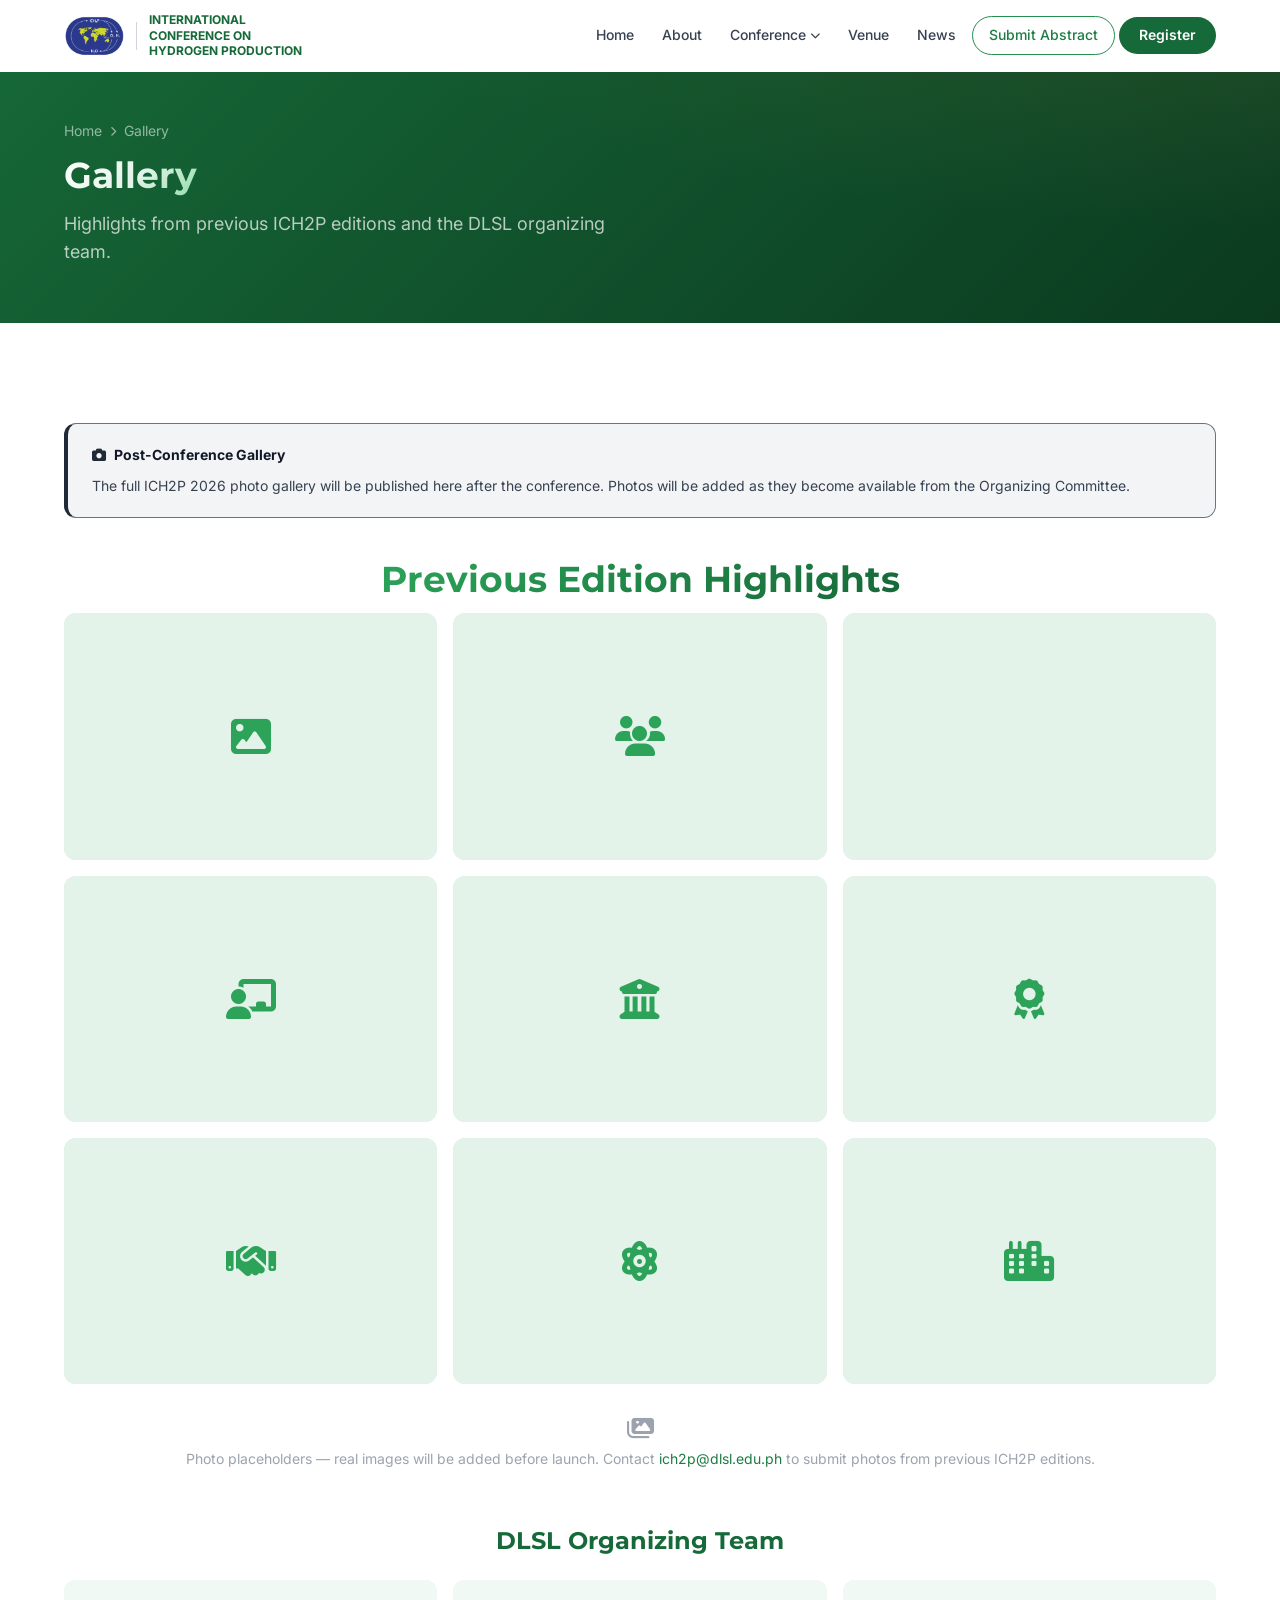
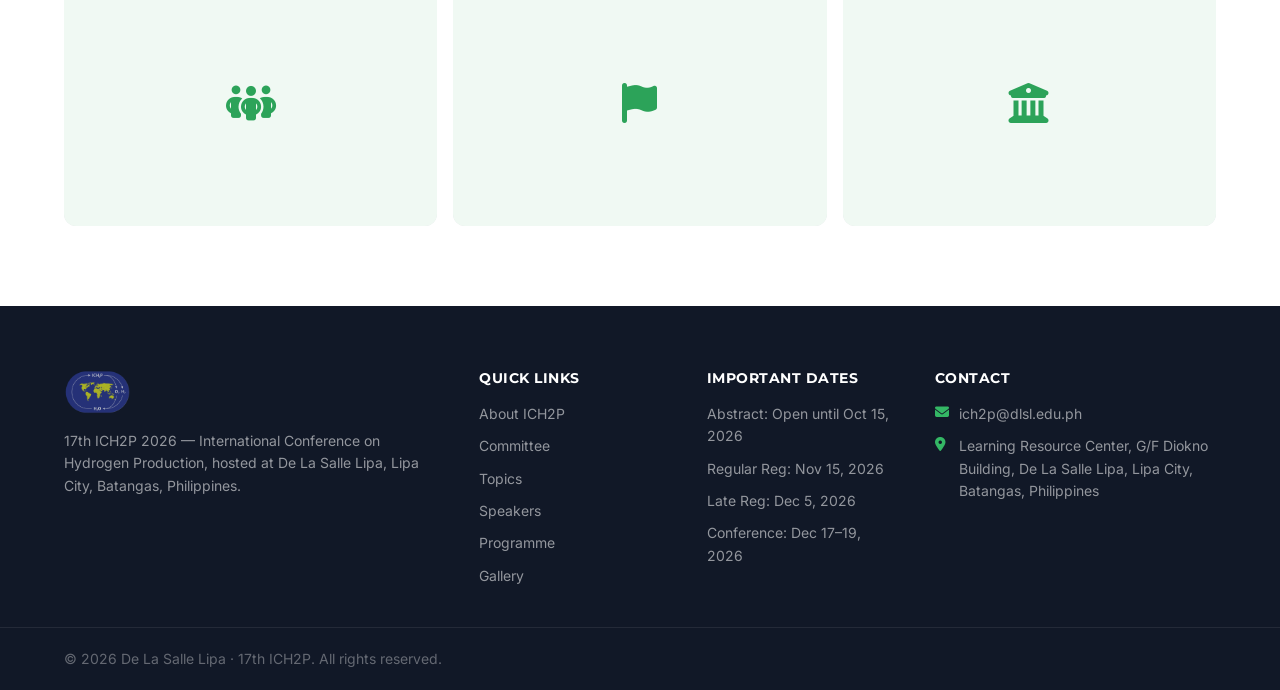
<file: gallery.html>
<!DOCTYPE html>
<html lang="en">
<head>
  <meta charset="UTF-8">
  <meta name="viewport" content="width=device-width, initial-scale=1.0">
  <meta name="description" content="17th ICH2P 2026 Gallery — photos from previous editions and the DLSL organizing team.">
  <title>Gallery — 17th ICH2P 2026</title>
  <link rel="icon" type="image/x-icon" href="assets/favicon.ico">
  <link rel="icon" type="image/png" sizes="32x32" href="assets/favicon-32x32.png">
  <link rel="icon" type="image/png" sizes="16x16" href="assets/favicon-16x16.png">
  <link rel="apple-touch-icon" href="assets/apple-touch-icon.png">
  <link rel="stylesheet" href="css/style.css?v=20260806131617">
  <link rel="stylesheet" href="vendor/fontawesome/css/all.min.css">
</head>
<body>

<div class="scroll-progress" id="scrollProgress"></div>
<nav class="navbar" id="navbar">
  <div class="nav-container">
    <div class="nav-brand">
      <a href="index.html" style="display:flex;align-items:center;gap:12px;">
        <img src="assets/logo-ich2p-official.png" alt="17th ICH2P 2026" class="logo-dlsl">
        <span class="brand-divider"></span>
        <span class="nav-brand-text">International Conference on Hydrogen Production</span>
      </a>
    </div>
    <button class="nav-toggle" id="navToggle" aria-label="Toggle menu"><span></span><span></span><span></span></button>
    <ul class="nav-links" id="navLinks">
      <li><a href="index.html">Home</a></li>
      <li><a href="about.html">About</a></li>
      <li class="dropdown">
        <a href="#">Conference <i class="fas fa-chevron-down" style="font-size:10px;"></i></a>
        <ul class="dropdown-menu">
          <li><a href="committees.html">Committee</a></li>
          <li><a href="topics.html">Topics</a></li>
          <li><a href="speakers.html">Speakers</a></li>
          <li><a href="programme.html">Programme</a></li>
        </ul>
      </li>
      <li><a href="venue.html">Venue</a></li>
      <li><a href="news.html">News</a></li>
      <li><a href="abstract-submission.html" class="nav-cta-secondary">Submit Abstract</a></li>
      <li><a href="registration.html" class="nav-cta-primary">Register</a></li>
    </ul>
  </div>
</nav>

<div class="page-header">
  <div class="container page-header-content">
    <div class="page-breadcrumb">
      <a href="index.html">Home</a>
      <i class="fas fa-chevron-right"></i>
      <span>Gallery</span>
    </div>
    <h1>Gallery</h1>
    <p class="lead">Highlights from previous ICH2P editions and the DLSL organizing team.</p>
  </div>
</div>

<section class="section">
  <div class="container">

    <div class="info-box info-box-gold reveal" style="margin-bottom:40px;">
      <div class="info-box-title"><i class="fas fa-camera"></i> Post-Conference Gallery</div>
      The full ICH2P 2026 photo gallery will be published here after the conference. Photos will be added as they become available from the Organizing Committee.
    </div>

    <div class="section-header reveal">
      <h2 class="section-title">Previous Edition Highlights</h2>
    </div>

    <!-- Placeholder gallery grid -->
    <div class="gallery-grid reveal">
      <div class="gallery-item">
        <div class="gallery-item-inner"><i class="fas fa-image"></i></div>
      </div>
      <div class="gallery-item">
        <div class="gallery-item-inner"><i class="fas fa-users"></i></div>
      </div>
      <div class="gallery-item">
        <div class="gallery-item-inner"><i class="fas fa-podium"></i></div>
      </div>
      <div class="gallery-item">
        <div class="gallery-item-inner"><i class="fas fa-chalkboard-teacher"></i></div>
      </div>
      <div class="gallery-item">
        <div class="gallery-item-inner"><i class="fas fa-university"></i></div>
      </div>
      <div class="gallery-item">
        <div class="gallery-item-inner"><i class="fas fa-award"></i></div>
      </div>
      <div class="gallery-item">
        <div class="gallery-item-inner"><i class="fas fa-handshake"></i></div>
      </div>
      <div class="gallery-item">
        <div class="gallery-item-inner"><i class="fas fa-atom"></i></div>
      </div>
      <div class="gallery-item">
        <div class="gallery-item-inner"><i class="fas fa-city"></i></div>
      </div>
    </div>

    <div style="text-align:center;margin-top:32px;color:var(--gray-400);font-size:var(--text-sm);" class="reveal">
      <i class="fas fa-images" style="font-size:24px;margin-bottom:8px;display:block;"></i>
      Photo placeholders — real images will be added before launch. Contact <a href="mailto:ich2p@dlsl.edu.ph" style="color:var(--g800);">ich2p@dlsl.edu.ph</a> to submit photos from previous ICH2P editions.
    </div>

    <div style="margin-top:56px;" class="reveal">
      <h3 style="color:var(--g900);margin-bottom:24px;text-align:center;">DLSL Organizing Team</h3>
      <div class="gallery-grid" style="grid-template-columns:repeat(3,1fr);">
        <div class="gallery-item">
          <div class="gallery-item-inner" style="background:var(--g50);"><i class="fas fa-people-group" style="color:var(--g600);"></i></div>
        </div>
        <div class="gallery-item">
          <div class="gallery-item-inner" style="background:var(--g50);"><i class="fas fa-flag" style="color:var(--g600);"></i></div>
        </div>
        <div class="gallery-item">
          <div class="gallery-item-inner" style="background:var(--g50);"><i class="fas fa-building-columns" style="color:var(--g600);"></i></div>
        </div>
      </div>
    </div>
  </div>
</section>

<footer class="site-footer">
  <div class="container">
    <div class="footer-main">
      <div class="footer-brand">
        <img src="assets/logo-ich2p-official.png" alt="17th ICH2P 2026" class="footer-logo">
        <p>17th ICH2P 2026 — International Conference on Hydrogen Production, hosted at De La Salle Lipa, Lipa City, Batangas, Philippines.</p>
      </div>
      <div class="footer-col">
        <h5>Quick Links</h5>
        <ul>
          <li><a href="about.html">About ICH2P</a></li>
          <li><a href="committees.html">Committee</a></li>
          <li><a href="topics.html">Topics</a></li>
          <li><a href="speakers.html">Speakers</a></li>
          <li><a href="programme.html">Programme</a></li>
          <li><a href="gallery.html">Gallery</a></li>
        </ul>
      </div>
      <div class="footer-col">
        <h5>Important Dates</h5>
        <ul>
          <li>Abstract: Open until Oct 15, 2026</li>
          <li>Regular Reg: Nov 15, 2026</li>
          <li>Late Reg: Dec 5, 2026</li>
          <li>Conference: Dec 17–19, 2026</li>
        </ul>
      </div>
      <div class="footer-col">
        <h5>Contact</h5>
        <div class="footer-contact-item"><i class="fas fa-envelope"></i><span>ich2p@dlsl.edu.ph</span></div>
        <div class="footer-contact-item"><i class="fas fa-map-marker-alt"></i><span>Learning Resource Center, G/F Diokno Building, De La Salle Lipa, Lipa City, Batangas, Philippines</span></div>
      </div>
    </div>
  </div>
  <div class="footer-bottom">
    <div class="container" style="display:flex;justify-content:space-between;align-items:center;flex-wrap:wrap;gap:8px;">
      <p>&copy; 2026 De La Salle Lipa · 17th ICH2P. All rights reserved.</p>
    </div>
  </div>
</footer>
<script src="js/main.js?v=20260806131617"></script>
</body>
</html>
</file>
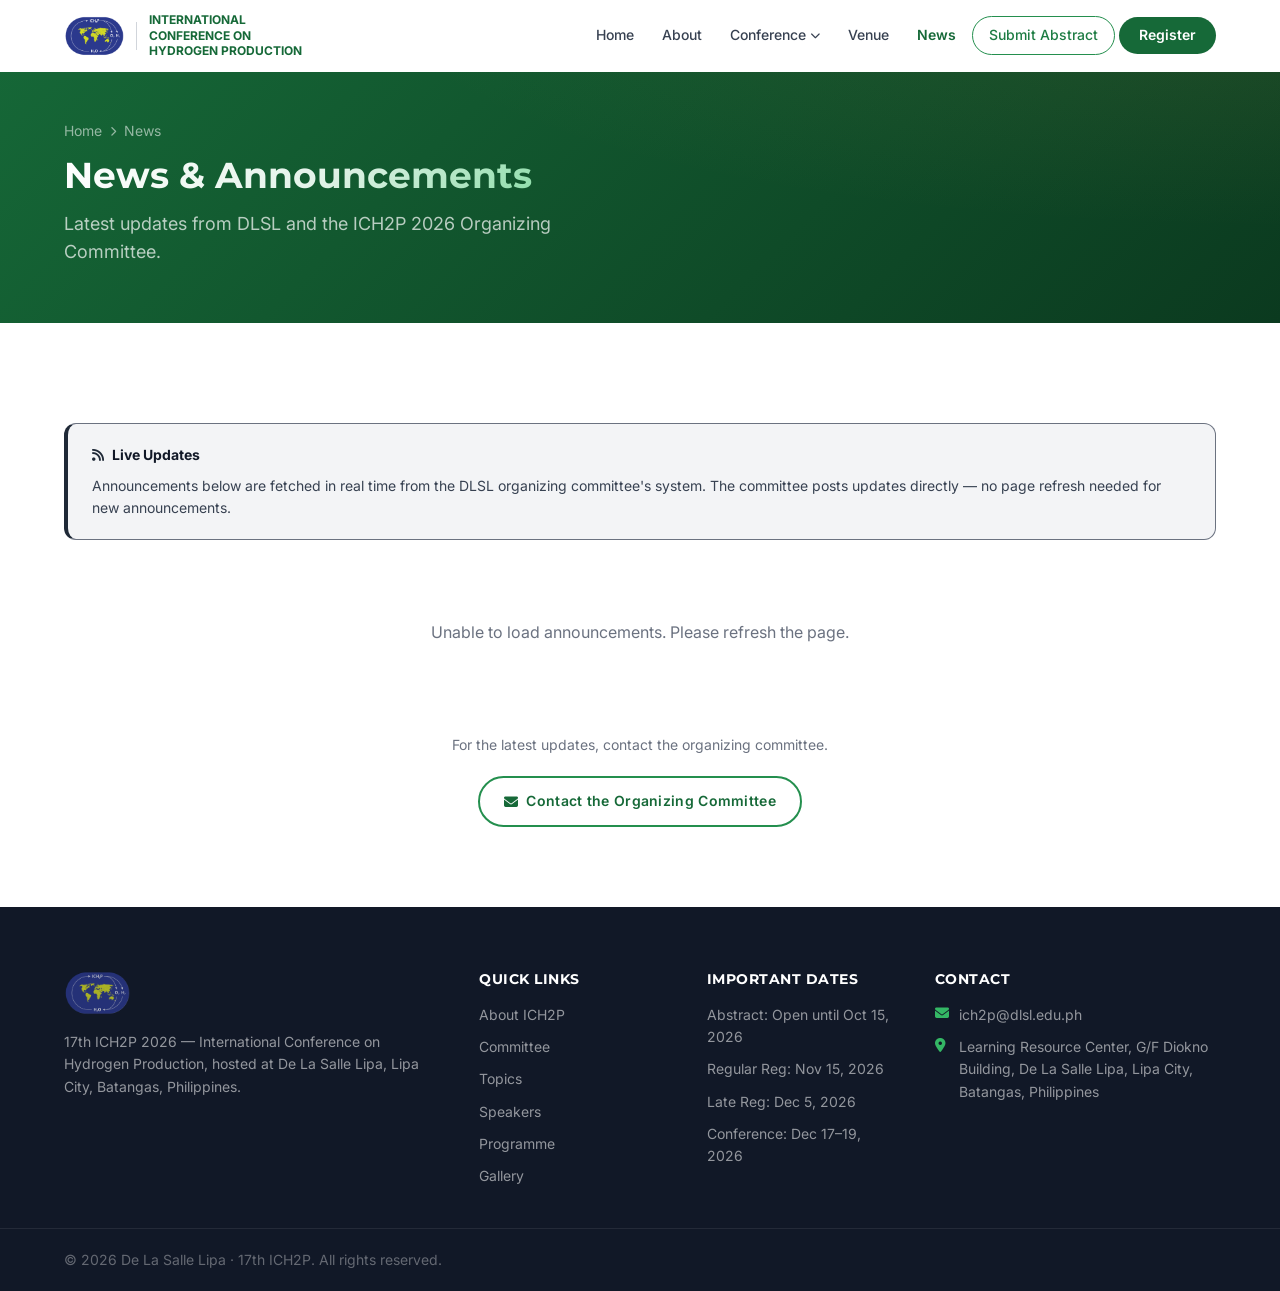
<file: news.html>
<!DOCTYPE html>
<html lang="en">
<head>
  <meta charset="UTF-8">
  <meta name="viewport" content="width=device-width, initial-scale=1.0">
  <meta name="description" content="17th ICH2P 2026 News and Announcements — latest updates from De La Salle Lipa and the organizing committee.">
  <title>News — 17th ICH2P 2026</title>
  <link rel="icon" type="image/x-icon" href="assets/favicon.ico">
  <link rel="icon" type="image/png" sizes="32x32" href="assets/favicon-32x32.png">
  <link rel="icon" type="image/png" sizes="16x16" href="assets/favicon-16x16.png">
  <link rel="apple-touch-icon" href="assets/apple-touch-icon.png">
  <link rel="stylesheet" href="css/style.css?v=20260806131617">
  <link rel="stylesheet" href="vendor/fontawesome/css/all.min.css">
</head>
<body>

<div class="scroll-progress" id="scrollProgress"></div>
<nav class="navbar" id="navbar">
  <div class="nav-container">
    <div class="nav-brand">
      <a href="index.html" style="display:flex;align-items:center;gap:12px;">
        <img src="assets/logo-ich2p-official.png" alt="17th ICH2P 2026" class="logo-dlsl">
        <span class="brand-divider"></span>
        <span class="nav-brand-text">International Conference on Hydrogen Production</span>
      </a>
    </div>
    <button class="nav-toggle" id="navToggle" aria-label="Toggle menu"><span></span><span></span><span></span></button>
    <ul class="nav-links" id="navLinks">
      <li><a href="index.html">Home</a></li>
      <li><a href="about.html">About</a></li>
      <li class="dropdown">
        <a href="#">Conference <i class="fas fa-chevron-down" style="font-size:10px;"></i></a>
        <ul class="dropdown-menu">
          <li><a href="committees.html">Committee</a></li>
          <li><a href="topics.html">Topics</a></li>
          <li><a href="speakers.html">Speakers</a></li>
          <li><a href="programme.html">Programme</a></li>
        </ul>
      </li>
      <li><a href="venue.html">Venue</a></li>
      <li><a href="news.html">News</a></li>
      <li><a href="abstract-submission.html" class="nav-cta-secondary">Submit Abstract</a></li>
      <li><a href="registration.html" class="nav-cta-primary">Register</a></li>
    </ul>
  </div>
</nav>

<div class="page-header">
  <div class="container page-header-content">
    <div class="page-breadcrumb">
      <a href="index.html">Home</a>
      <i class="fas fa-chevron-right"></i>
      <span>News</span>
    </div>
    <h1>News &amp; Announcements</h1>
    <p class="lead">Latest updates from DLSL and the ICH2P 2026 Organizing Committee.</p>
  </div>
</div>

<section class="section">
  <div class="container">
    <div class="info-box info-box-gold reveal" style="margin-bottom:40px;">
      <div class="info-box-title"><i class="fas fa-rss"></i> Live Updates</div>
      Announcements below are fetched in real time from the DLSL organizing committee's system. The committee posts updates directly — no page refresh needed for new announcements.
    </div>

    <!-- Dynamic announcements from Google Sheets via Apps Script -->
    <div class="news-grid" id="newsGrid">
      <!-- Skeleton placeholders shown until JS loads -->
      <div class="news-card">
        <div class="news-card-body">
          <div class="skeleton" style="height:14px;width:80px;margin-bottom:12px;"></div>
          <div class="skeleton" style="height:22px;width:90%;margin-bottom:10px;"></div>
          <div class="skeleton" style="height:14px;width:100%;margin-bottom:6px;"></div>
          <div class="skeleton" style="height:14px;width:75%;"></div>
        </div>
      </div>
      <div class="news-card">
        <div class="news-card-body">
          <div class="skeleton" style="height:14px;width:80px;margin-bottom:12px;"></div>
          <div class="skeleton" style="height:22px;width:85%;margin-bottom:10px;"></div>
          <div class="skeleton" style="height:14px;width:100%;margin-bottom:6px;"></div>
          <div class="skeleton" style="height:14px;width:65%;"></div>
        </div>
      </div>
      <div class="news-card">
        <div class="news-card-body">
          <div class="skeleton" style="height:14px;width:80px;margin-bottom:12px;"></div>
          <div class="skeleton" style="height:22px;width:88%;margin-bottom:10px;"></div>
          <div class="skeleton" style="height:14px;width:100%;margin-bottom:6px;"></div>
          <div class="skeleton" style="height:14px;width:70%;"></div>
        </div>
      </div>
    </div>

    <!-- Fallback static announcements shown if Apps Script is not yet configured -->
    <noscript>
      <div class="news-grid">
        <article class="news-card">
          <div class="news-card-body">
            <span class="news-tag">Launch</span>
            <div class="news-date">July 2026</div>
            <h3 class="news-title">17th ICH2P 2026 Conference Website Launched</h3>
            <p class="news-excerpt">De La Salle Lipa officially launches the conference website for the 17th ICH2P 2026. Abstract submissions are now open.</p>
          </div>
        </article>
        <article class="news-card">
          <div class="news-card-body">
            <span class="news-tag">Abstracts</span>
            <div class="news-date">July 2026</div>
            <h3 class="news-title">Abstract Submission Now Open</h3>
            <p class="news-excerpt">Submit your 300–500 word abstract before October 15, 2026 for consideration by the Organizing Committee.</p>
          </div>
        </article>
      </div>
    </noscript>

    <div style="text-align:center;margin-top:48px;" class="reveal">
      <p style="color:var(--gray-500);font-size:var(--text-sm);margin-bottom:20px;">
        For the latest updates, contact the organizing committee.
      </p>
      <a href="mailto:ich2p@dlsl.edu.ph" class="btn btn-outline-green">
        <i class="fas fa-envelope"></i> Contact the Organizing Committee
      </a>
    </div>
  </div>
</section>

<footer class="site-footer">
  <div class="container">
    <div class="footer-main">
      <div class="footer-brand">
        <img src="assets/logo-ich2p-official.png" alt="17th ICH2P 2026" class="footer-logo">
        <p>17th ICH2P 2026 — International Conference on Hydrogen Production, hosted at De La Salle Lipa, Lipa City, Batangas, Philippines.</p>
      </div>
      <div class="footer-col">
        <h5>Quick Links</h5>
        <ul>
          <li><a href="about.html">About ICH2P</a></li>
          <li><a href="committees.html">Committee</a></li>
          <li><a href="topics.html">Topics</a></li>
          <li><a href="speakers.html">Speakers</a></li>
          <li><a href="programme.html">Programme</a></li>
          <li><a href="gallery.html">Gallery</a></li>
        </ul>
      </div>
      <div class="footer-col">
        <h5>Important Dates</h5>
        <ul>
          <li>Abstract: Open until Oct 15, 2026</li>
          <li>Regular Reg: Nov 15, 2026</li>
          <li>Late Reg: Dec 5, 2026</li>
          <li>Conference: Dec 17–19, 2026</li>
        </ul>
      </div>
      <div class="footer-col">
        <h5>Contact</h5>
        <div class="footer-contact-item"><i class="fas fa-envelope"></i><span>ich2p@dlsl.edu.ph</span></div>
        <div class="footer-contact-item"><i class="fas fa-map-marker-alt"></i><span>Learning Resource Center, G/F Diokno Building, De La Salle Lipa, Lipa City, Batangas, Philippines</span></div>
      </div>
    </div>
  </div>
  <div class="footer-bottom">
    <div class="container" style="display:flex;justify-content:space-between;align-items:center;flex-wrap:wrap;gap:8px;">
      <p>&copy; 2026 De La Salle Lipa · 17th ICH2P. All rights reserved.</p>
    </div>
  </div>
</footer>
<script src="js/main.js?v=20260806131617"></script>

</body>
</html>
</file>
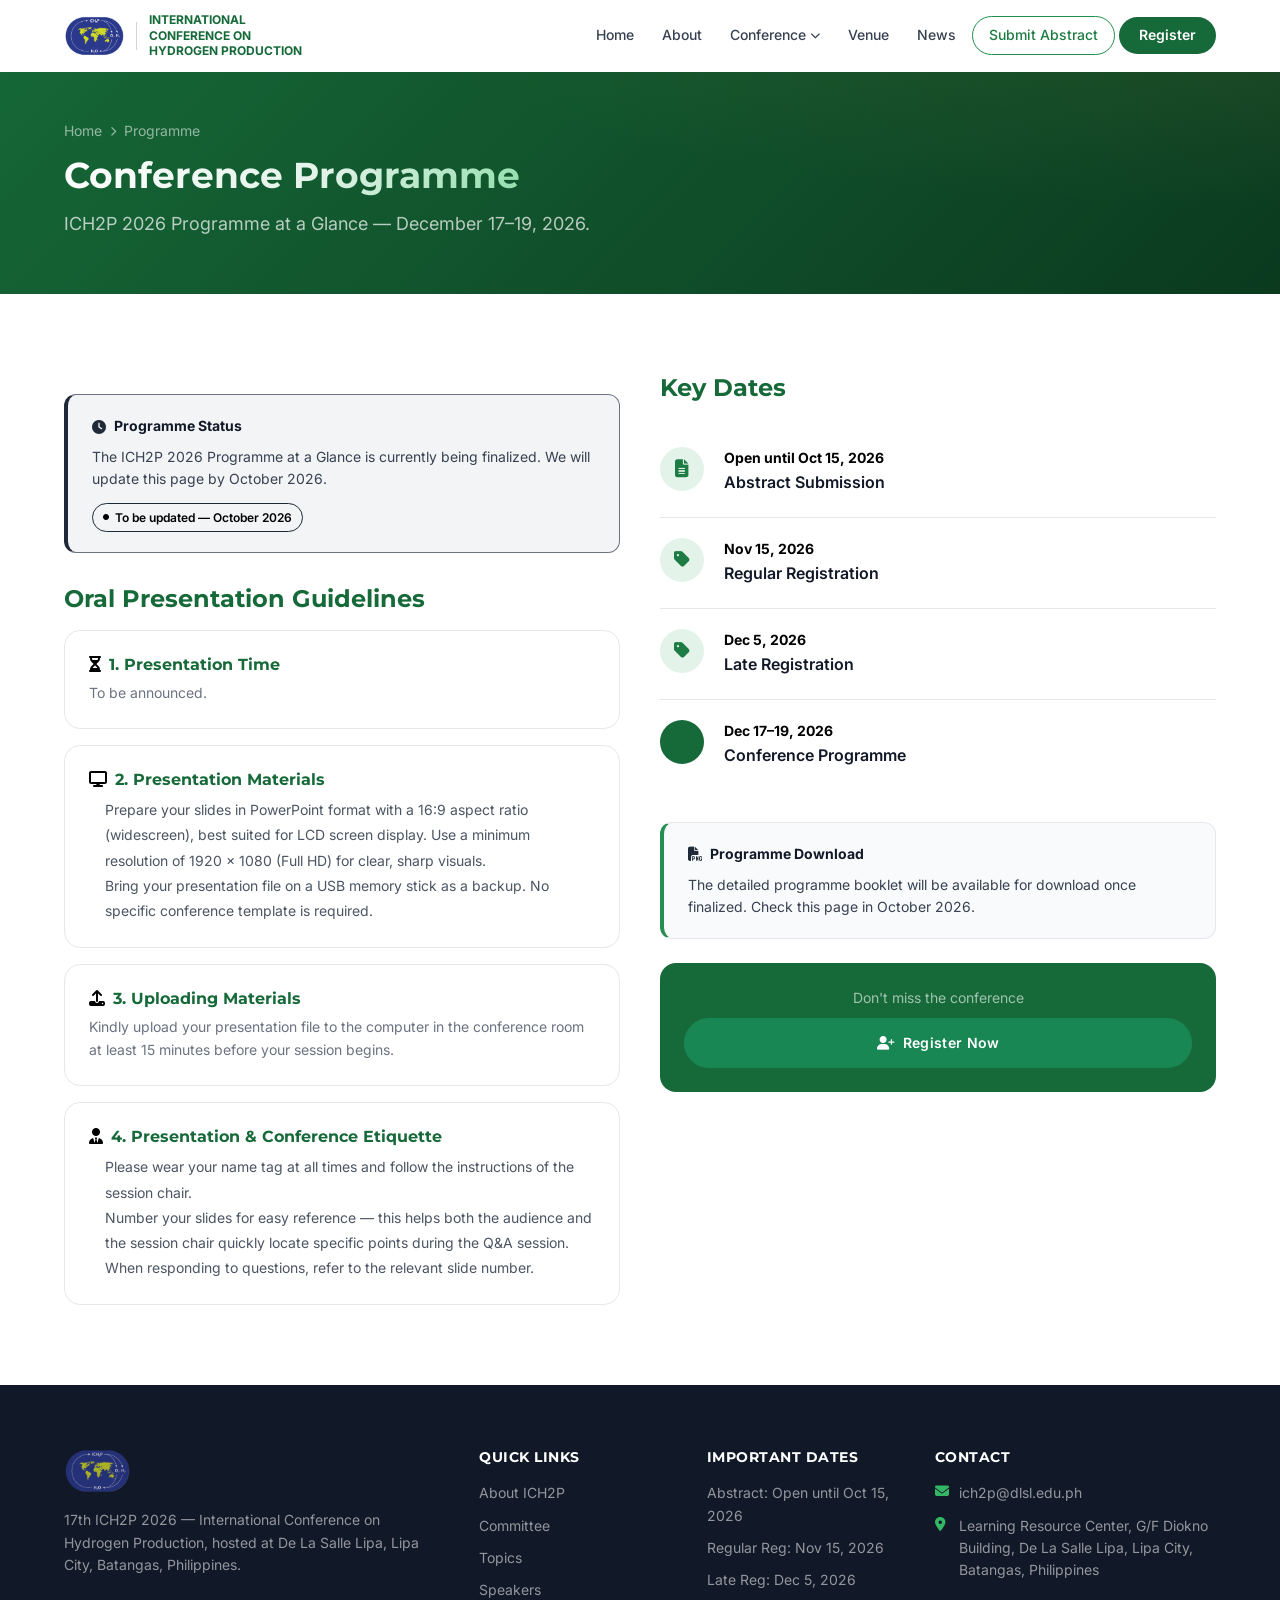
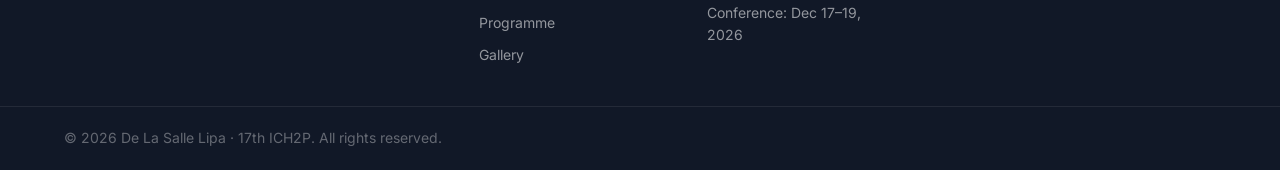
<file: programme.html>
<!DOCTYPE html>
<html lang="en">
<head>
  <meta charset="UTF-8">
  <meta name="viewport" content="width=device-width, initial-scale=1.0">
  <meta name="description" content="17th ICH2P 2026 Conference Programme — December 17–19, 2026.">
  <title>Programme — 17th ICH2P 2026</title>
  <link rel="icon" type="image/x-icon" href="assets/favicon.ico">
  <link rel="icon" type="image/png" sizes="32x32" href="assets/favicon-32x32.png">
  <link rel="icon" type="image/png" sizes="16x16" href="assets/favicon-16x16.png">
  <link rel="apple-touch-icon" href="assets/apple-touch-icon.png">
  <link rel="stylesheet" href="css/style.css?v=20260806131617">
  <link rel="stylesheet" href="vendor/fontawesome/css/all.min.css">
</head>
<body>

<div class="scroll-progress" id="scrollProgress"></div>
<nav class="navbar" id="navbar">
  <div class="nav-container">
    <div class="nav-brand">
      <a href="index.html" style="display:flex;align-items:center;gap:12px;">
        <img src="assets/logo-ich2p-official.png" alt="17th ICH2P 2026" class="logo-dlsl">
        <span class="brand-divider"></span>
        <span class="nav-brand-text">International Conference on Hydrogen Production</span>
      </a>
    </div>
    <button class="nav-toggle" id="navToggle" aria-label="Toggle menu"><span></span><span></span><span></span></button>
    <ul class="nav-links" id="navLinks">
      <li><a href="index.html">Home</a></li>
      <li><a href="about.html">About</a></li>
      <li class="dropdown">
        <a href="#">Conference <i class="fas fa-chevron-down" style="font-size:10px;"></i></a>
        <ul class="dropdown-menu">
          <li><a href="committees.html">Committee</a></li>
          <li><a href="topics.html">Topics</a></li>
          <li><a href="speakers.html">Speakers</a></li>
          <li><a href="programme.html">Programme</a></li>
        </ul>
      </li>
      <li><a href="venue.html">Venue</a></li>
      <li><a href="news.html">News</a></li>
      <li><a href="abstract-submission.html" class="nav-cta-secondary">Submit Abstract</a></li>
      <li><a href="registration.html" class="nav-cta-primary">Register</a></li>
    </ul>
  </div>
</nav>

<div class="page-header">
  <div class="container page-header-content">
    <div class="page-breadcrumb">
      <a href="index.html">Home</a>
      <i class="fas fa-chevron-right"></i>
      <span>Programme</span>
    </div>
    <h1>Conference Programme</h1>
    <p class="lead">ICH2P 2026 Programme at a Glance — December 17–19, 2026.</p>
  </div>
</div>

<section class="section">
  <div class="container">
    <div class="grid-2" style="gap:40px;align-items:flex-start;">
      <div>
        <div class="info-box info-box-gold reveal" style="margin-bottom:32px;">
          <div class="info-box-title"><i class="fas fa-clock"></i> Programme Status</div>
          The ICH2P 2026 Programme at a Glance is currently being finalized. We will update this page by October 2026.
          <div style="margin-top:12px;">
            <span style="display:inline-flex;align-items:center;gap:6px;font-size:var(--text-xs);background:var(--gold-bg);border:1px solid var(--gold);color:var(--gold-dark);padding:4px 10px;border-radius:var(--r-full);font-weight:600;">
              <i class="fas fa-circle" style="font-size:6px;"></i> To be updated — October 2026
            </span>
          </div>
        </div>

        <h3 style="color:var(--g900);margin-bottom:16px;">Oral Presentation Guidelines</h3>

        <div class="card reveal" style="margin-bottom:16px;">
          <div class="card-body">
            <h4 style="color:var(--g900);font-size:var(--text-base);margin-bottom:8px;"><i class="fas fa-hourglass-half" style="color:var(--gold-dark);margin-right:8px;"></i>1. Presentation Time</h4>
            <p style="font-size:var(--text-sm);color:var(--gray-500);margin:0;">To be announced.</p>
          </div>
        </div>

        <div class="card reveal reveal-delay-1" style="margin-bottom:16px;">
          <div class="card-body">
            <h4 style="color:var(--g900);font-size:var(--text-base);margin-bottom:8px;"><i class="fas fa-display" style="color:var(--gold-dark);margin-right:8px;"></i>2. Presentation Materials</h4>
            <ul style="font-size:var(--text-sm);color:var(--gray-600);padding-left:16px;line-height:1.8;margin:0;">
              <li>Prepare your slides in PowerPoint format with a 16:9 aspect ratio (widescreen), best suited for LCD screen display. Use a minimum resolution of 1920 × 1080 (Full HD) for clear, sharp visuals.</li>
              <li>Bring your presentation file on a USB memory stick as a backup. No specific conference template is required.</li>
            </ul>
          </div>
        </div>

        <div class="card reveal reveal-delay-2" style="margin-bottom:16px;">
          <div class="card-body">
            <h4 style="color:var(--g900);font-size:var(--text-base);margin-bottom:8px;"><i class="fas fa-upload" style="color:var(--gold-dark);margin-right:8px;"></i>3. Uploading Materials</h4>
            <p style="font-size:var(--text-sm);color:var(--gray-500);margin:0;">Kindly upload your presentation file to the computer in the conference room at least 15 minutes before your session begins.</p>
          </div>
        </div>

        <div class="card reveal reveal-delay-3">
          <div class="card-body">
            <h4 style="color:var(--g900);font-size:var(--text-base);margin-bottom:8px;"><i class="fas fa-user-tie" style="color:var(--gold-dark);margin-right:8px;"></i>4. Presentation &amp; Conference Etiquette</h4>
            <ul style="font-size:var(--text-sm);color:var(--gray-600);padding-left:16px;line-height:1.8;margin:0;">
              <li>Please wear your name tag at all times and follow the instructions of the session chair.</li>
              <li>Number your slides for easy reference — this helps both the audience and the session chair quickly locate specific points during the Q&amp;A session. When responding to questions, refer to the relevant slide number.</li>
            </ul>
          </div>
        </div>
      </div>

      <!-- Key Dates Sidebar -->
      <div class="reveal">
        <h3 style="color:var(--g900);margin-bottom:24px;">Key Dates</h3>
        <div class="key-dates">
          <div class="key-date-item">
            <div class="kd-icon"><i class="fas fa-file-alt"></i></div>
            <div>
              <div class="kd-date">Open until Oct 15, 2026</div>
              <div class="kd-title">Abstract Submission</div>
            </div>
          </div>
          <div class="key-date-item">
            <div class="kd-icon"><i class="fas fa-tag"></i></div>
            <div>
              <div class="kd-date">Nov 15, 2026</div>
              <div class="kd-title">Regular Registration</div>
            </div>
          </div>
          <div class="key-date-item">
            <div class="kd-icon"><i class="fas fa-tag"></i></div>
            <div>
              <div class="kd-date">Dec 5, 2026</div>
              <div class="kd-title">Late Registration</div>
            </div>
          </div>
          <div class="key-date-item">
            <div class="kd-icon" style="background:var(--g900);color:var(--white);"><i class="fas fa-podium"></i></div>
            <div>
              <div class="kd-date">Dec 17–19, 2026</div>
              <div class="kd-title">Conference Programme</div>
            </div>
          </div>
        </div>

        <div class="info-box" style="margin-top:32px;">
          <div class="info-box-title"><i class="fas fa-file-pdf"></i> Programme Download</div>
          The detailed programme booklet will be available for download once finalized. Check this page in October 2026.
        </div>

        <div style="background:var(--g900);border-radius:var(--r-xl);padding:24px;margin-top:24px;text-align:center;">
          <div style="font-size:var(--text-sm);color:rgba(255,255,255,0.6);margin-bottom:8px;">Don't miss the conference</div>
          <a href="registration.html" class="btn btn-green w-full" style="justify-content:center;">
            <i class="fas fa-user-plus"></i> Register Now
          </a>
        </div>
      </div>
    </div>
  </div>
</section>

<footer class="site-footer">
  <div class="container">
    <div class="footer-main">
      <div class="footer-brand">
        <img src="assets/logo-ich2p-official.png" alt="17th ICH2P 2026" class="footer-logo">
        <p>17th ICH2P 2026 — International Conference on Hydrogen Production, hosted at De La Salle Lipa, Lipa City, Batangas, Philippines.</p>
      </div>
      <div class="footer-col">
        <h5>Quick Links</h5>
        <ul>
          <li><a href="about.html">About ICH2P</a></li>
          <li><a href="committees.html">Committee</a></li>
          <li><a href="topics.html">Topics</a></li>
          <li><a href="speakers.html">Speakers</a></li>
          <li><a href="programme.html">Programme</a></li>
          <li><a href="gallery.html">Gallery</a></li>
        </ul>
      </div>
      <div class="footer-col">
        <h5>Important Dates</h5>
        <ul>
          <li>Abstract: Open until Oct 15, 2026</li>
          <li>Regular Reg: Nov 15, 2026</li>
          <li>Late Reg: Dec 5, 2026</li>
          <li>Conference: Dec 17–19, 2026</li>
        </ul>
      </div>
      <div class="footer-col">
        <h5>Contact</h5>
        <div class="footer-contact-item"><i class="fas fa-envelope"></i><span>ich2p@dlsl.edu.ph</span></div>
        <div class="footer-contact-item"><i class="fas fa-map-marker-alt"></i><span>Learning Resource Center, G/F Diokno Building, De La Salle Lipa, Lipa City, Batangas, Philippines</span></div>
      </div>
    </div>
  </div>
  <div class="footer-bottom">
    <div class="container" style="display:flex;justify-content:space-between;align-items:center;flex-wrap:wrap;gap:8px;">
      <p>&copy; 2026 De La Salle Lipa · 17th ICH2P. All rights reserved.</p>
    </div>
  </div>
</footer>
<script src="js/main.js?v=20260806131617"></script>

</body>
</html>
</file>
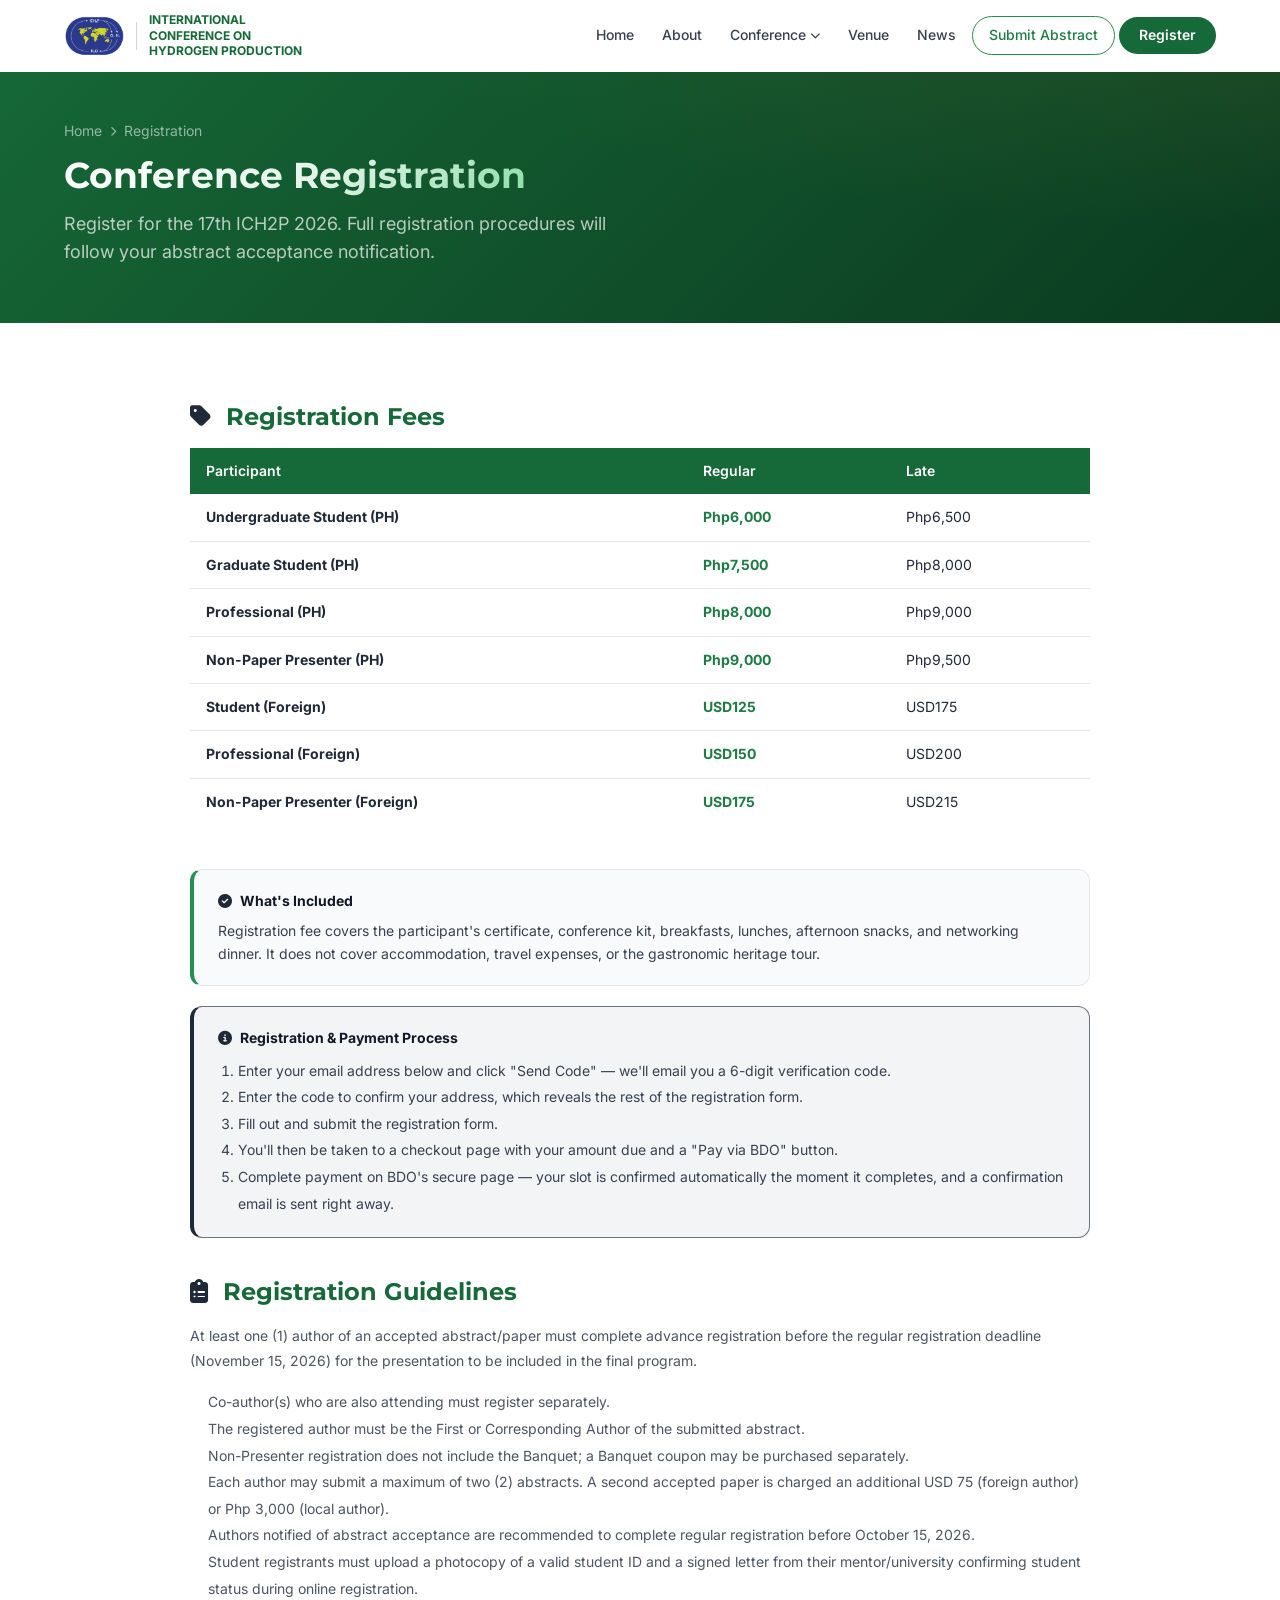
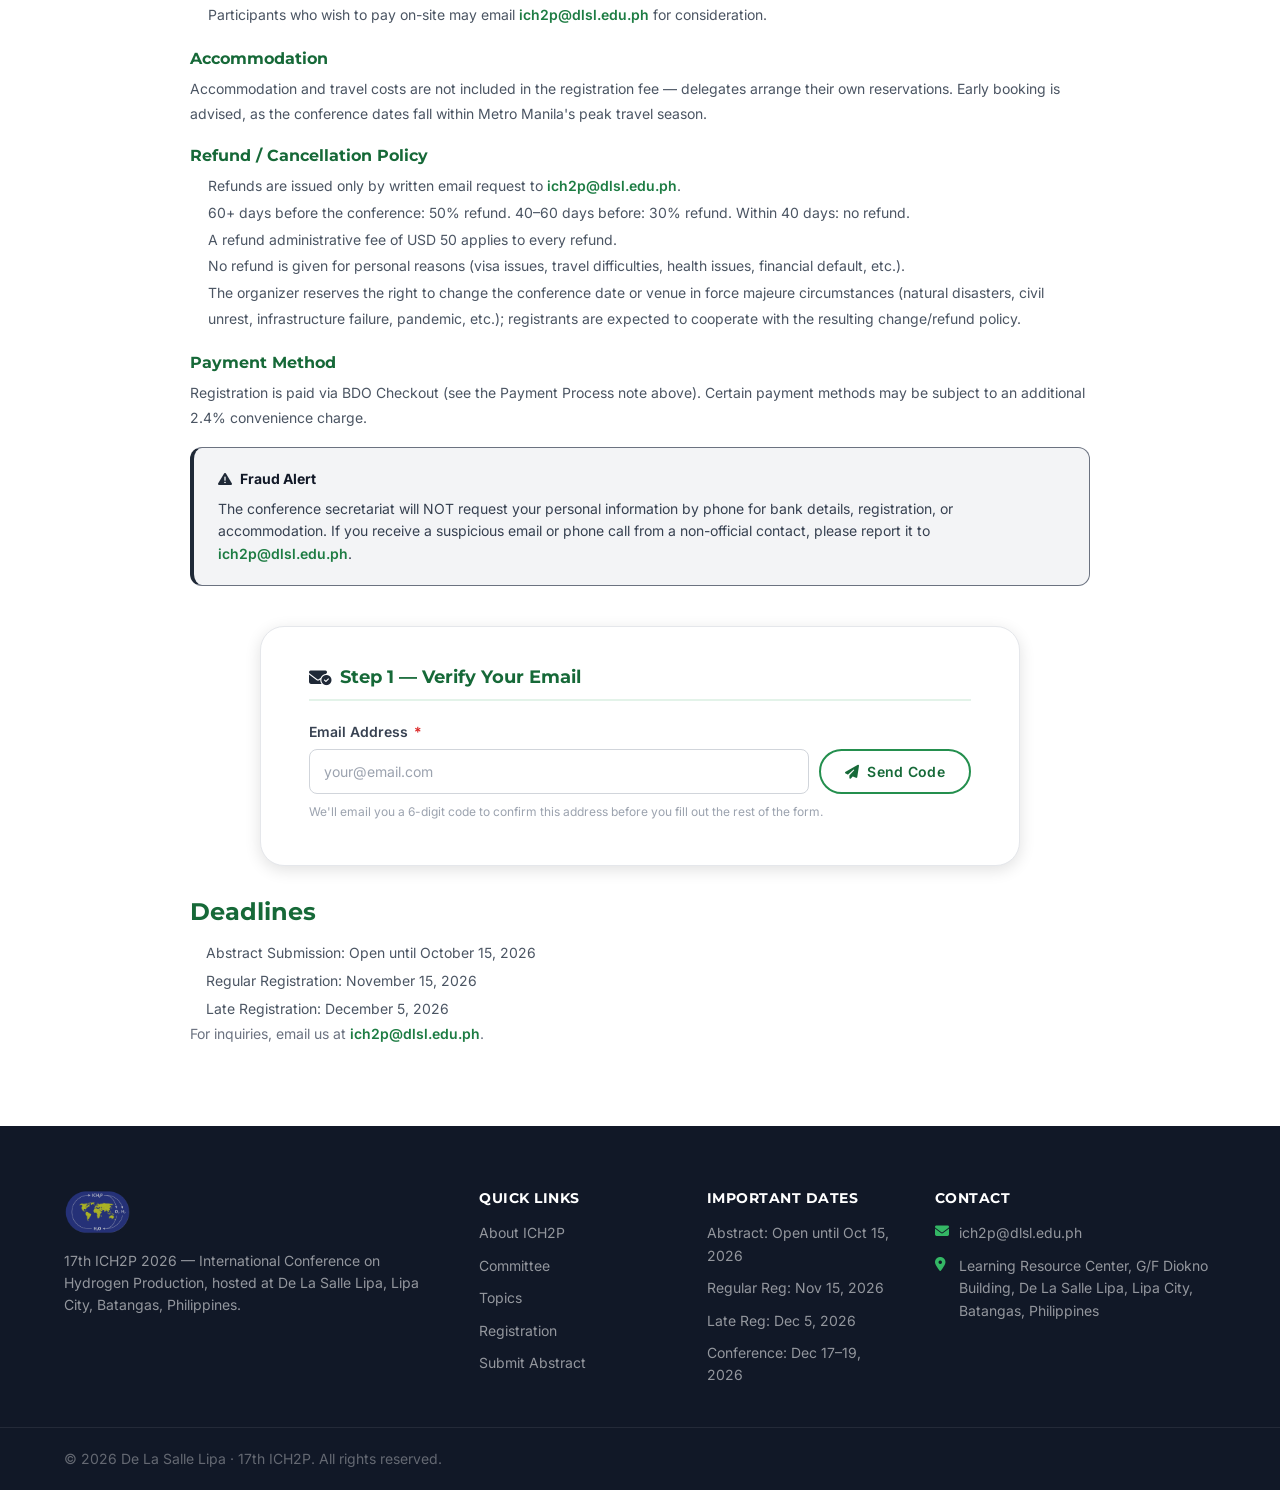
<file: registration.html>
<!DOCTYPE html>
<html lang="en">
<head>
  <meta charset="UTF-8">
  <meta name="viewport" content="width=device-width, initial-scale=1.0">
  <meta name="description" content="Register for the 17th ICH2P 2026 — fees, deadlines, and registration details.">
  <title>Registration — 17th ICH2P 2026</title>
  <link rel="icon" type="image/x-icon" href="assets/favicon.ico">
  <link rel="icon" type="image/png" sizes="32x32" href="assets/favicon-32x32.png">
  <link rel="icon" type="image/png" sizes="16x16" href="assets/favicon-16x16.png">
  <link rel="apple-touch-icon" href="assets/apple-touch-icon.png">
  <link rel="stylesheet" href="css/style.css?v=20260806131617">
  <link rel="stylesheet" href="vendor/fontawesome/css/all.min.css">
  <!-- reCAPTCHA v3 — placeholder until registered; see Code.gs setup step 10 -->
  <script src="https://www.google.com/recaptcha/api.js?render=6Ld4l2ItAAAAAPKyCxmt4VoEh4W1amhLowHMgH3E" defer></script>
</head>
<body>

<div class="scroll-progress" id="scrollProgress"></div>
<nav class="navbar" id="navbar">
  <div class="nav-container">
    <div class="nav-brand">
      <a href="index.html" style="display:flex;align-items:center;gap:12px;">
        <img src="assets/logo-ich2p-official.png" alt="17th ICH2P 2026" class="logo-dlsl">
        <span class="brand-divider"></span>
        <span class="nav-brand-text">International Conference on Hydrogen Production</span>
      </a>
    </div>
    <button class="nav-toggle" id="navToggle" aria-label="Toggle menu"><span></span><span></span><span></span></button>
    <ul class="nav-links" id="navLinks">
      <li><a href="index.html">Home</a></li>
      <li><a href="about.html">About</a></li>
      <li class="dropdown">
        <a href="#">Conference <i class="fas fa-chevron-down" style="font-size:10px;"></i></a>
        <ul class="dropdown-menu">
          <li><a href="committees.html">Committee</a></li>
          <li><a href="topics.html">Topics</a></li>
          <li><a href="speakers.html">Speakers</a></li>
          <li><a href="programme.html">Programme</a></li>
        </ul>
      </li>
      <li><a href="venue.html">Venue</a></li>
      <li><a href="news.html">News</a></li>
      <li><a href="abstract-submission.html" class="nav-cta-secondary">Submit Abstract</a></li>
      <li><a href="registration.html" class="nav-cta-primary">Register</a></li>
    </ul>
  </div>
</nav>

<div class="page-header">
  <div class="container page-header-content">
    <div class="page-breadcrumb">
      <a href="index.html">Home</a>
      <i class="fas fa-chevron-right"></i>
      <span>Registration</span>
    </div>
    <h1>Conference Registration</h1>
    <p class="lead">Register for the 17th ICH2P 2026. Full registration procedures will follow your abstract acceptance notification.</p>
  </div>
</div>

<section class="section">
  <div class="container">
    <div style="max-width:900px;margin:0 auto;">

      <!-- Fee Schedule -->
      <div class="reveal" style="margin-bottom:40px;">
        <h3 style="color:var(--g900);margin-bottom:16px;"><i class="fas fa-tag" style="color:var(--gold);margin-right:8px;"></i> Registration Fees</h3>
        <div style="overflow-x:auto;">
          <table class="fee-table">
            <thead>
              <tr>
                <th>Participant</th>
                <th>Regular</th>
                <th>Late</th>
              </tr>
            </thead>
            <tbody>
              <tr data-fee="ug_ph">
                <td><strong>Undergraduate Student (PH)</strong></td>
                <td class="fee-highlight">Php6,000</td>
                <td>Php6,500</td>
              </tr>
              <tr data-fee="grad_ph">
                <td><strong>Graduate Student (PH)</strong></td>
                <td class="fee-highlight">Php7,500</td>
                <td>Php8,000</td>
              </tr>
              <tr data-fee="prof_ph">
                <td><strong>Professional (PH)</strong></td>
                <td class="fee-highlight">Php8,000</td>
                <td>Php9,000</td>
              </tr>
              <tr data-fee="nonpaper_ph">
                <td><strong>Non-Paper Presenter (PH)</strong></td>
                <td class="fee-highlight">Php9,000</td>
                <td>Php9,500</td>
              </tr>
              <tr data-fee="student_foreign">
                <td><strong>Student (Foreign)</strong></td>
                <td class="fee-highlight">USD125</td>
                <td>USD175</td>
              </tr>
              <tr data-fee="prof_foreign">
                <td><strong>Professional (Foreign)</strong></td>
                <td class="fee-highlight">USD150</td>
                <td>USD200</td>
              </tr>
              <tr data-fee="nonpaper_foreign">
                <td><strong>Non-Paper Presenter (Foreign)</strong></td>
                <td class="fee-highlight">USD175</td>
                <td>USD215</td>
              </tr>
            </tbody>
          </table>
        </div>

        <div class="info-box" style="margin-top:20px;">
          <div class="info-box-title"><i class="fas fa-circle-check"></i> What's Included</div>
          Registration fee covers the participant's certificate, conference kit, breakfasts, lunches, afternoon snacks, and networking dinner. It does not cover accommodation, travel expenses, or the gastronomic heritage tour.
        </div>

        <div class="info-box info-box-gold" style="margin-top:16px;">
          <div class="info-box-title"><i class="fas fa-circle-info"></i> Registration &amp; Payment Process</div>
          <ol style="margin:8px 0 0;padding-left:20px;line-height:1.9;">
            <li>Enter your email address below and click "Send Code" — we'll email you a 6-digit verification code.</li>
            <li>Enter the code to confirm your address, which reveals the rest of the registration form.</li>
            <li>Fill out and submit the registration form.</li>
            <li>You'll then be taken to a checkout page with your amount due and a "Pay via BDO" button.</li>
            <li>Complete payment on BDO's secure page — your slot is confirmed automatically the moment it completes, and a confirmation email is sent right away.</li>
          </ol>
        </div>
      </div>

      <!-- Registration Guidelines -->
      <div class="reveal" style="margin-bottom:40px;">
        <h3 style="color:var(--g900);margin-bottom:16px;"><i class="fas fa-clipboard-list" style="color:var(--gold);margin-right:8px;"></i> Registration Guidelines</h3>

        <p style="color:var(--gray-600);font-size:var(--text-sm);line-height:1.8;">
          At least one (1) author of an accepted abstract/paper must complete advance registration before the regular registration deadline (November 15, 2026) for the presentation to be included in the final program.
        </p>
        <ul style="font-size:var(--text-sm);color:var(--gray-600);line-height:1.9;padding-left:18px;">
          <li>Co-author(s) who are also attending must register separately.</li>
          <li>The registered author must be the First or Corresponding Author of the submitted abstract.</li>
          <li>Non-Presenter registration does not include the Banquet; a Banquet coupon may be purchased separately.</li>
          <li>Each author may submit a maximum of two (2) abstracts. A second accepted paper is charged an additional USD 75 (foreign author) or Php 3,000 (local author).</li>
          <li>Authors notified of abstract acceptance are recommended to complete regular registration before October 15, 2026.</li>
          <li>Student registrants must upload a photocopy of a valid student ID and a signed letter from their mentor/university confirming student status during online registration.</li>
          <li>Participants who wish to pay on-site may email <a href="mailto:ich2p@dlsl.edu.ph" style="color:var(--g800);font-weight:600;">ich2p@dlsl.edu.ph</a> for consideration.</li>
        </ul>

        <h4 style="color:var(--g900);margin:20px 0 8px;font-size:var(--text-base);">Accommodation</h4>
        <p style="color:var(--gray-600);font-size:var(--text-sm);line-height:1.8;">
          Accommodation and travel costs are not included in the registration fee — delegates arrange their own reservations. Early booking is advised, as the conference dates fall within Metro Manila's peak travel season.
        </p>

        <h4 style="color:var(--g900);margin:20px 0 8px;font-size:var(--text-base);">Refund / Cancellation Policy</h4>
        <ul style="font-size:var(--text-sm);color:var(--gray-600);line-height:1.9;padding-left:18px;">
          <li>Refunds are issued only by written email request to <a href="mailto:ich2p@dlsl.edu.ph" style="color:var(--g800);font-weight:600;">ich2p@dlsl.edu.ph</a>.</li>
          <li>60+ days before the conference: 50% refund. 40–60 days before: 30% refund. Within 40 days: no refund.</li>
          <li>A refund administrative fee of USD 50 applies to every refund.</li>
          <li>No refund is given for personal reasons (visa issues, travel difficulties, health issues, financial default, etc.).</li>
          <li>The organizer reserves the right to change the conference date or venue in force majeure circumstances (natural disasters, civil unrest, infrastructure failure, pandemic, etc.); registrants are expected to cooperate with the resulting change/refund policy.</li>
        </ul>

        <h4 style="color:var(--g900);margin:20px 0 8px;font-size:var(--text-base);">Payment Method</h4>
        <p style="color:var(--gray-600);font-size:var(--text-sm);line-height:1.8;">
          Registration is paid via BDO Checkout (see the Payment Process note above). Certain payment methods may be subject to an additional 2.4% convenience charge.
        </p>

        <div class="info-box info-box-gold" style="margin-top:16px;">
          <div class="info-box-title"><i class="fas fa-triangle-exclamation"></i> Fraud Alert</div>
          The conference secretariat will NOT request your personal information by phone for bank details, registration, or accommodation. If you receive a suspicious email or phone call from a non-official contact, please report it to <a href="mailto:ich2p@dlsl.edu.ph" style="color:var(--g800);font-weight:600;">ich2p@dlsl.edu.ph</a>.
        </div>
      </div>

      <div id="reg-alert-area" class="form-alert" style="display:none;"></div>

      <div class="form-wrapper reveal">
        <form id="registrationForm" novalidate>

          <h3 class="form-section-title"><i class="fas fa-envelope-circle-check"></i> Step 1 — Verify Your Email</h3>
          <div class="form-row full">
            <div class="form-group">
              <label for="email">Email Address <span class="required">*</span></label>
              <div style="display:flex;gap:10px;flex-wrap:wrap;">
                <input type="email" id="email" name="email" class="form-control" placeholder="your@email.com" style="flex:1;min-width:220px;" required>
                <button type="button" id="sendEmailCodeBtn" class="btn btn-outline-green" style="white-space:nowrap;">
                  <i class="fas fa-paper-plane"></i> Send Code
                </button>
              </div>
              <div class="form-help">We'll email you a 6-digit code to confirm this address before you fill out the rest of the form.</div>
            </div>
          </div>
          <div class="form-row full" id="emailCodeRow" style="display:none;">
            <div class="form-group">
              <label for="emailVerifyCode">Verification Code <span class="required">*</span></label>
              <div style="display:flex;gap:10px;align-items:flex-start;flex-wrap:wrap;">
                <input type="text" id="emailVerifyCode" class="form-control" inputmode="numeric" maxlength="6" placeholder="6-digit code" style="max-width:160px;" autocomplete="one-time-code">
                <button type="button" id="verifyEmailBtn" class="btn btn-gold">
                  <i class="fas fa-check"></i> Verify
                </button>
                <button type="button" id="resendEmailCodeBtn" class="btn btn-outline-green">
                  <i class="fas fa-rotate"></i> Resend
                </button>
              </div>
            </div>
          </div>

          <div id="registrationFormFields" style="display:none;">
            <h3 class="form-section-title"><i class="fas fa-user"></i> Personal Information</h3>
            <div class="form-row full">
              <div class="form-group">
                <label for="fullName">Full Name <span class="required">*</span></label>
                <input type="text" id="fullName" name="fullName" class="form-control" placeholder="As it should appear on your badge" required>
              </div>
            </div>
            <div class="form-row">
              <div class="form-group">
                <label for="institution">Institution / Organization <span class="required">*</span></label>
                <input type="text" id="institution" name="institution" class="form-control" placeholder="e.g. De La Salle Lipa" required>
              </div>
              <div class="form-group">
                <label for="country">Country <span class="required">*</span></label>
                <input type="text" id="country" name="country" class="form-control" placeholder="e.g. Philippines" required>
              </div>
            </div>

            <h3 class="form-section-title"><i class="fas fa-tag"></i> Registration Type</h3>
            <div class="form-row">
              <div class="form-group">
                <label for="regType">Registration Category</label>
                <select id="regType" name="regType" class="form-control">
                  <option value="" disabled selected>Select your registration type…</option>
                  <option value="ug_ph">Undergraduate Student (PH)</option>
                  <option value="grad_ph">Graduate Student (PH)</option>
                  <option value="prof_ph">Professional (PH)</option>
                  <option value="nonpaper_ph">Non-Paper Presenter (PH)</option>
                  <option value="student_foreign">Student (Foreign)</option>
                  <option value="prof_foreign">Professional (Foreign)</option>
                  <option value="nonpaper_foreign">Non-Paper Presenter (Foreign)</option>
                </select>
              </div>
              <div class="form-group">
                <label>Selected Fee</label>
                <div style="padding:12px 14px;background:var(--gray-50);border:1.5px solid var(--gray-200);border-radius:var(--r-md);font-weight:700;color:var(--g800);font-size:var(--text-base);" id="selectedFee">
                  — Select a type above —
                </div>
              </div>
            </div>

            <h3 class="form-section-title"><i class="fas fa-ellipsis"></i> Additional Information</h3>
            <div class="form-row full">
              <div class="form-group">
                <label for="specialRequests">Special Requests / Dietary Requirements</label>
                <textarea id="specialRequests" name="specialRequests" class="form-control" rows="3"
                  placeholder="e.g. vegetarian meal, wheelchair access, nursing room, etc."></textarea>
                <div class="form-help">Optional. We will accommodate requests as best as possible.</div>
              </div>
            </div>

            <div class="form-check-group">
              <label class="form-check-label">
                <input type="checkbox" class="form-check-input" id="dataPrivacyConsent" name="dataPrivacyConsent" required>
                <span class="form-check-text">I have read and agree to the <a href="https://www.dlsl.edu.ph/privacy-policy" target="_blank" rel="noopener">Data Privacy Act notice</a>. I consent to the collection and processing of my personal data for the purposes of this conference registration. <span class="required">*</span></span>
              </label>
            </div>

            <div class="form-submit-row">
              <a href="abstract-submission.html" class="btn btn-outline-green">
                <i class="fas fa-file-alt"></i> Submit Abstract
              </a>
              <button type="submit" class="btn btn-gold btn-lg">
                <i class="fas fa-user-plus"></i> Submit Registration
              </button>
            </div>

            <p style="text-align:right;font-size:var(--text-xs);color:var(--gray-400);margin-top:12px;">
              You'll be redirected to checkout for BDO payment right after submitting.
            </p>
          </div>
        </form>
      </div>

      <div class="reveal" style="margin-top:32px;">
        <h3 style="color:var(--g900);margin-bottom:12px;">Deadlines</h3>
        <ul style="font-size:var(--text-sm);color:var(--gray-600);padding-left:16px;line-height:2;">
          <li>Abstract Submission: Open until October 15, 2026</li>
          <li>Regular Registration: November 15, 2026</li>
          <li>Late Registration: December 5, 2026</li>
        </ul>
        <p style="color:var(--gray-500);font-size:var(--text-sm);">For inquiries, email us at <a href="mailto:ich2p@dlsl.edu.ph" style="color:var(--g800);font-weight:600;">ich2p@dlsl.edu.ph</a>.</p>
      </div>
    </div>
  </div>
</section>

<footer class="site-footer">
  <div class="container">
    <div class="footer-main">
      <div class="footer-brand">
        <img src="assets/logo-ich2p-official.png" alt="17th ICH2P 2026" class="footer-logo">
        <p>17th ICH2P 2026 — International Conference on Hydrogen Production, hosted at De La Salle Lipa, Lipa City, Batangas, Philippines.</p>
      </div>
      <div class="footer-col">
        <h5>Quick Links</h5>
        <ul>
          <li><a href="about.html">About ICH2P</a></li>
          <li><a href="committees.html">Committee</a></li>
          <li><a href="topics.html">Topics</a></li>
          <li><a href="registration.html">Registration</a></li>
          <li><a href="abstract-submission.html">Submit Abstract</a></li>
        </ul>
      </div>
      <div class="footer-col">
        <h5>Important Dates</h5>
        <ul>
          <li>Abstract: Open until Oct 15, 2026</li>
          <li>Regular Reg: Nov 15, 2026</li>
          <li>Late Reg: Dec 5, 2026</li>
          <li>Conference: Dec 17–19, 2026</li>
        </ul>
      </div>
      <div class="footer-col">
        <h5>Contact</h5>
        <div class="footer-contact-item"><i class="fas fa-envelope"></i><span>ich2p@dlsl.edu.ph</span></div>
        <div class="footer-contact-item"><i class="fas fa-map-marker-alt"></i><span>Learning Resource Center, G/F Diokno Building, De La Salle Lipa, Lipa City, Batangas, Philippines</span></div>
      </div>
    </div>
  </div>
  <div class="footer-bottom">
    <div class="container" style="display:flex;justify-content:space-between;align-items:center;flex-wrap:wrap;gap:8px;">
      <p>&copy; 2026 De La Salle Lipa · 17th ICH2P. All rights reserved.</p>
    </div>
  </div>
</footer>
<script src="js/main.js?v=20260806131617"></script>

</body>
</html>
</file>
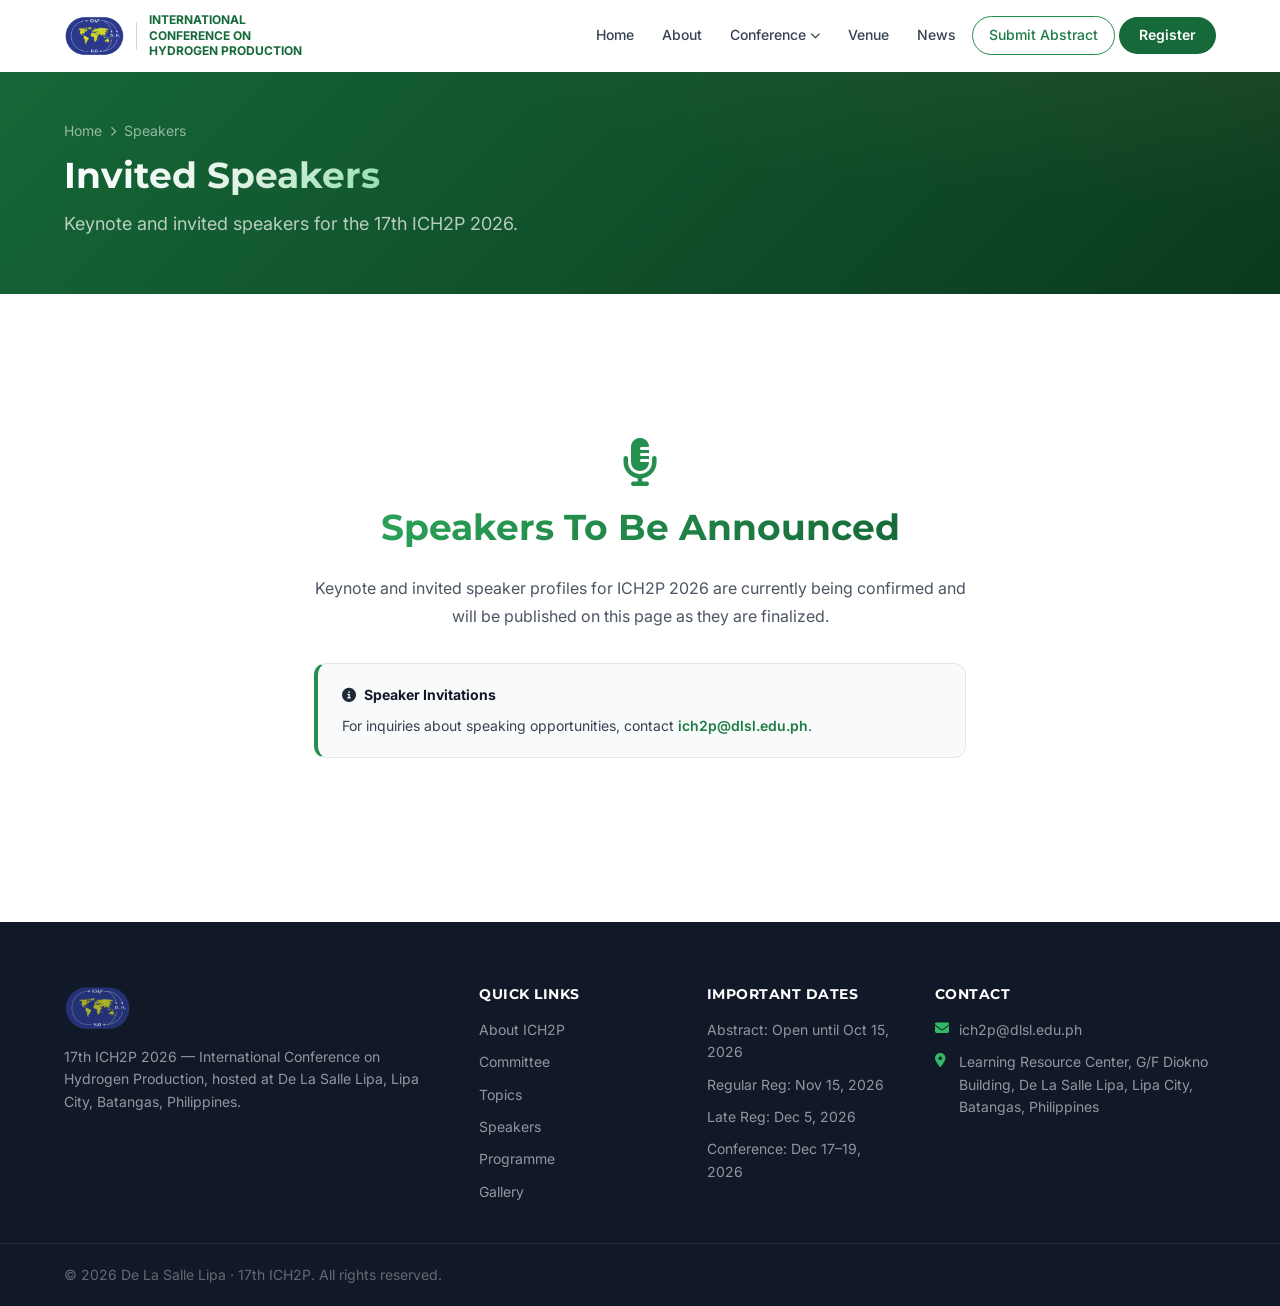
<file: speakers.html>
<!DOCTYPE html>
<html lang="en">
<head>
  <meta charset="UTF-8">
  <meta name="viewport" content="width=device-width, initial-scale=1.0">
  <meta name="description" content="17th ICH2P 2026 Keynote and Invited Speakers.">
  <title>Speakers — 17th ICH2P 2026</title>
  <link rel="icon" type="image/x-icon" href="assets/favicon.ico">
  <link rel="icon" type="image/png" sizes="32x32" href="assets/favicon-32x32.png">
  <link rel="icon" type="image/png" sizes="16x16" href="assets/favicon-16x16.png">
  <link rel="apple-touch-icon" href="assets/apple-touch-icon.png">
  <link rel="stylesheet" href="css/style.css?v=20260806131617">
  <link rel="stylesheet" href="vendor/fontawesome/css/all.min.css">
</head>
<body>

<div class="scroll-progress" id="scrollProgress"></div>
<nav class="navbar" id="navbar">
  <div class="nav-container">
    <div class="nav-brand">
      <a href="index.html" style="display:flex;align-items:center;gap:12px;">
        <img src="assets/logo-ich2p-official.png" alt="17th ICH2P 2026" class="logo-dlsl">
        <span class="brand-divider"></span>
        <span class="nav-brand-text">International Conference on Hydrogen Production</span>
      </a>
    </div>
    <button class="nav-toggle" id="navToggle" aria-label="Toggle menu"><span></span><span></span><span></span></button>
    <ul class="nav-links" id="navLinks">
      <li><a href="index.html">Home</a></li>
      <li><a href="about.html">About</a></li>
      <li class="dropdown">
        <a href="#">Conference <i class="fas fa-chevron-down" style="font-size:10px;"></i></a>
        <ul class="dropdown-menu">
          <li><a href="committees.html">Committee</a></li>
          <li><a href="topics.html">Topics</a></li>
          <li><a href="speakers.html">Speakers</a></li>
          <li><a href="programme.html">Programme</a></li>
        </ul>
      </li>
      <li><a href="venue.html">Venue</a></li>
      <li><a href="news.html">News</a></li>
      <li><a href="abstract-submission.html" class="nav-cta-secondary">Submit Abstract</a></li>
      <li><a href="registration.html" class="nav-cta-primary">Register</a></li>
    </ul>
  </div>
</nav>

<div class="page-header">
  <div class="container page-header-content">
    <div class="page-breadcrumb">
      <a href="index.html">Home</a>
      <i class="fas fa-chevron-right"></i>
      <span>Speakers</span>
    </div>
    <h1>Invited Speakers</h1>
    <p class="lead">Keynote and invited speakers for the 17th ICH2P 2026.</p>
  </div>
</div>

<section class="section">
  <div class="container">
    <div style="max-width:700px;margin:0 auto;text-align:center;padding:64px 24px;" class="reveal">
      <i class="fas fa-microphone-lines" style="font-size:48px;color:var(--g700);margin-bottom:20px;display:block;"></i>
      <h2 class="section-title" style="justify-content:center;">Speakers To Be Announced</h2>
      <p style="color:var(--gray-600);line-height:1.8;margin-top:12px;">
        Keynote and invited speaker profiles for ICH2P 2026 are currently being confirmed and will be published on this page as they are finalized.
      </p>
      <div class="info-box reveal" style="margin-top:32px;text-align:left;">
        <div class="info-box-title"><i class="fas fa-info-circle"></i> Speaker Invitations</div>
        For inquiries about speaking opportunities, contact <a href="mailto:ich2p@dlsl.edu.ph" style="color:var(--g800);font-weight:600;">ich2p@dlsl.edu.ph</a>.
      </div>
    </div>
  </div>
</section>

<footer class="site-footer">
  <div class="container">
    <div class="footer-main">
      <div class="footer-brand">
        <img src="assets/logo-ich2p-official.png" alt="17th ICH2P 2026" class="footer-logo">
        <p>17th ICH2P 2026 — International Conference on Hydrogen Production, hosted at De La Salle Lipa, Lipa City, Batangas, Philippines.</p>
      </div>
      <div class="footer-col">
        <h5>Quick Links</h5>
        <ul>
          <li><a href="about.html">About ICH2P</a></li>
          <li><a href="committees.html">Committee</a></li>
          <li><a href="topics.html">Topics</a></li>
          <li><a href="speakers.html">Speakers</a></li>
          <li><a href="programme.html">Programme</a></li>
          <li><a href="gallery.html">Gallery</a></li>
        </ul>
      </div>
      <div class="footer-col">
        <h5>Important Dates</h5>
        <ul>
          <li>Abstract: Open until Oct 15, 2026</li>
          <li>Regular Reg: Nov 15, 2026</li>
          <li>Late Reg: Dec 5, 2026</li>
          <li>Conference: Dec 17–19, 2026</li>
        </ul>
      </div>
      <div class="footer-col">
        <h5>Contact</h5>
        <div class="footer-contact-item"><i class="fas fa-envelope"></i><span>ich2p@dlsl.edu.ph</span></div>
        <div class="footer-contact-item"><i class="fas fa-map-marker-alt"></i><span>Learning Resource Center, G/F Diokno Building, De La Salle Lipa, Lipa City, Batangas, Philippines</span></div>
      </div>
    </div>
  </div>
  <div class="footer-bottom">
    <div class="container" style="display:flex;justify-content:space-between;align-items:center;flex-wrap:wrap;gap:8px;">
      <p>&copy; 2026 De La Salle Lipa · 17th ICH2P. All rights reserved.</p>
    </div>
  </div>
</footer>
<script src="js/main.js?v=20260806131617"></script>
</body>
</html>
</file>
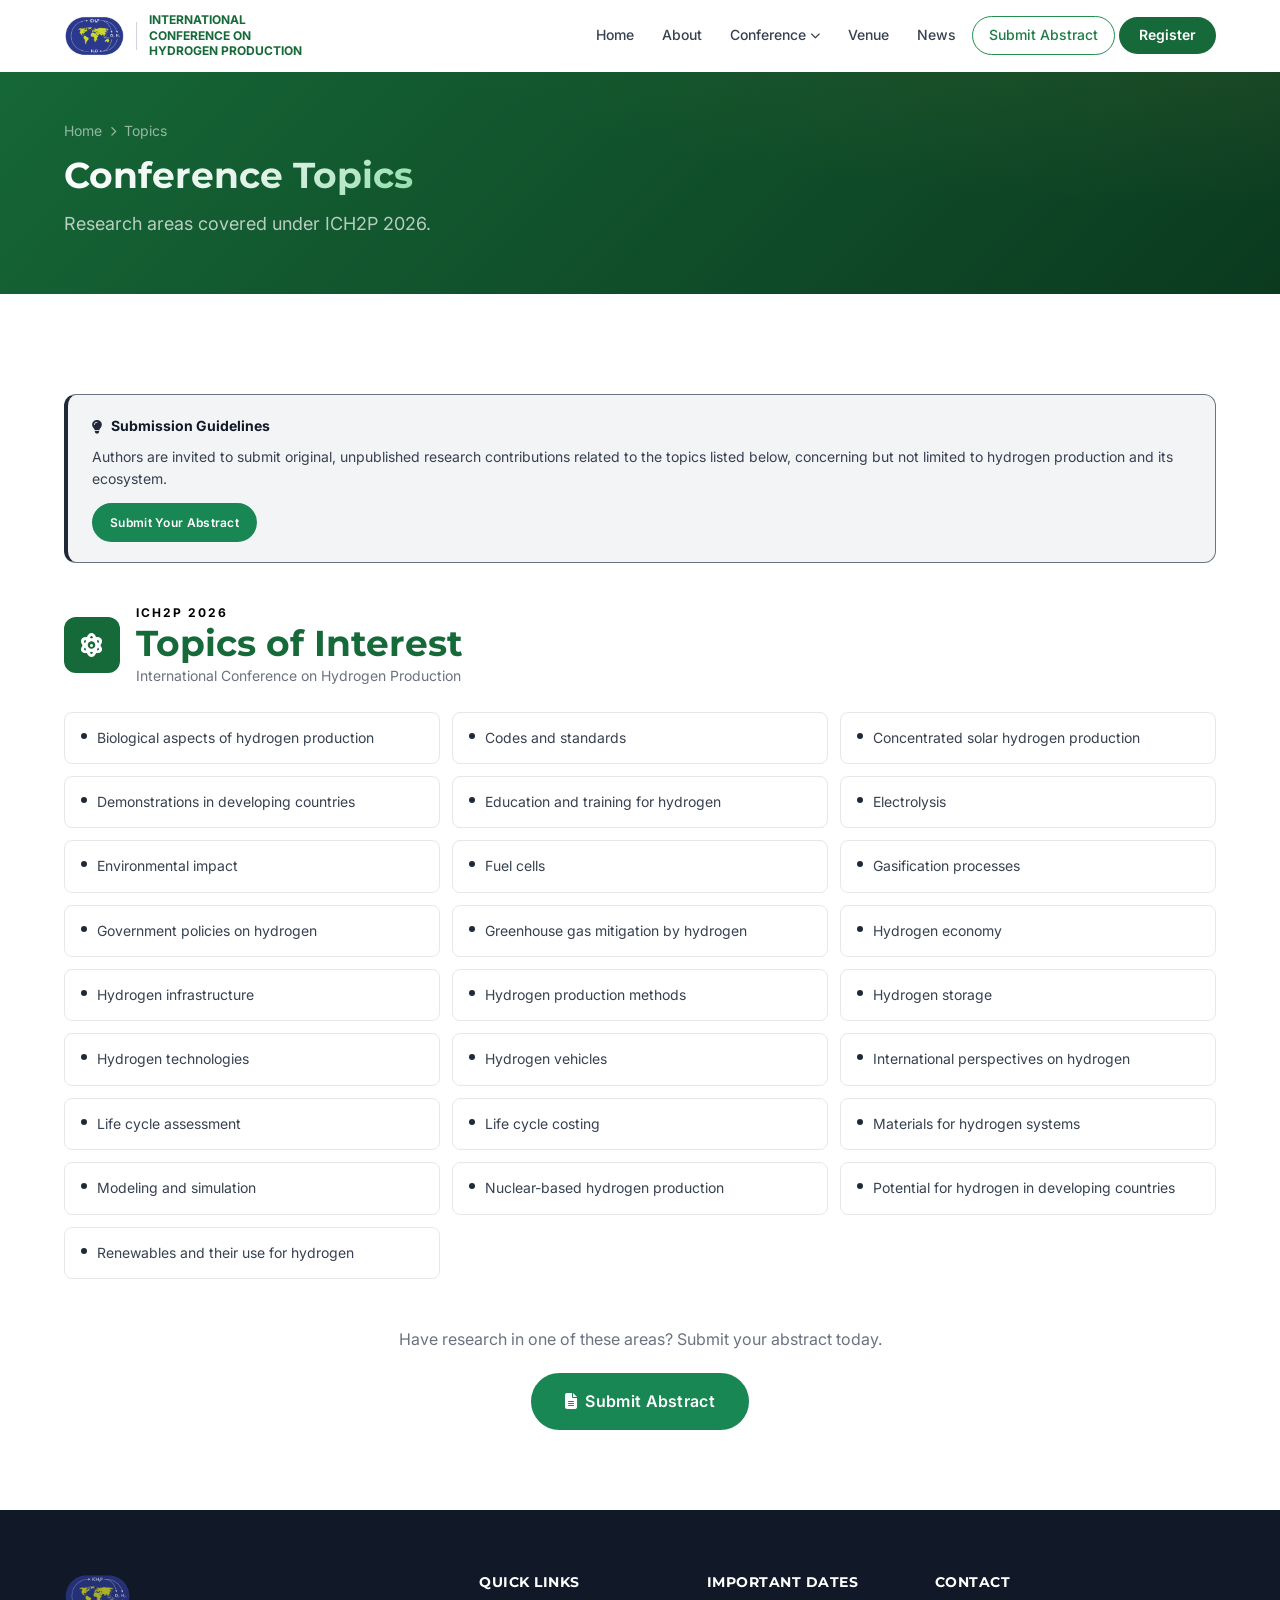
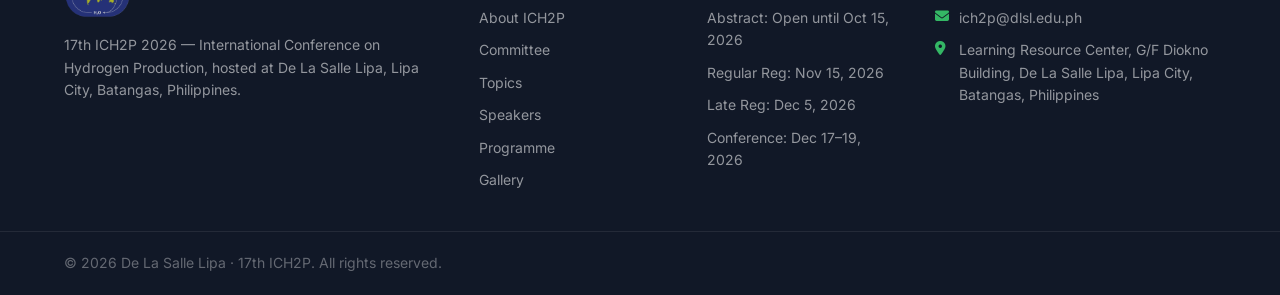
<file: topics.html>
<!DOCTYPE html>
<html lang="en">
<head>
  <meta charset="UTF-8">
  <meta name="viewport" content="width=device-width, initial-scale=1.0">
  <meta name="description" content="17th ICH2P 2026 Conference Topics — hydrogen production research areas.">
  <title>Topics — 17th ICH2P 2026</title>
  <link rel="icon" type="image/x-icon" href="assets/favicon.ico">
  <link rel="icon" type="image/png" sizes="32x32" href="assets/favicon-32x32.png">
  <link rel="icon" type="image/png" sizes="16x16" href="assets/favicon-16x16.png">
  <link rel="apple-touch-icon" href="assets/apple-touch-icon.png">
  <link rel="stylesheet" href="css/style.css?v=20260806131617">
  <link rel="stylesheet" href="vendor/fontawesome/css/all.min.css">
</head>
<body>

<div class="scroll-progress" id="scrollProgress"></div>
<nav class="navbar" id="navbar">
  <div class="nav-container">
    <div class="nav-brand">
      <a href="index.html" style="display:flex;align-items:center;gap:12px;">
        <img src="assets/logo-ich2p-official.png" alt="17th ICH2P 2026" class="logo-dlsl">
        <span class="brand-divider"></span>
        <span class="nav-brand-text">International Conference on Hydrogen Production</span>
      </a>
    </div>
    <button class="nav-toggle" id="navToggle" aria-label="Toggle menu"><span></span><span></span><span></span></button>
    <ul class="nav-links" id="navLinks">
      <li><a href="index.html">Home</a></li>
      <li><a href="about.html">About</a></li>
      <li class="dropdown">
        <a href="#">Conference <i class="fas fa-chevron-down" style="font-size:10px;"></i></a>
        <ul class="dropdown-menu">
          <li><a href="committees.html">Committee</a></li>
          <li><a href="topics.html">Topics</a></li>
          <li><a href="speakers.html">Speakers</a></li>
          <li><a href="programme.html">Programme</a></li>
        </ul>
      </li>
      <li><a href="venue.html">Venue</a></li>
      <li><a href="news.html">News</a></li>
      <li><a href="abstract-submission.html" class="nav-cta-secondary">Submit Abstract</a></li>
      <li><a href="registration.html" class="nav-cta-primary">Register</a></li>
    </ul>
  </div>
</nav>

<div class="page-header">
  <div class="container page-header-content">
    <div class="page-breadcrumb">
      <a href="index.html">Home</a>
      <i class="fas fa-chevron-right"></i>
      <span>Topics</span>
    </div>
    <h1>Conference Topics</h1>
    <p class="lead">Research areas covered under ICH2P 2026.</p>
  </div>
</div>

<section class="section">
  <div class="container">
    <div class="info-box info-box-gold reveal" style="margin-bottom:40px;">
      <div class="info-box-title"><i class="fas fa-lightbulb"></i> Submission Guidelines</div>
      Authors are invited to submit original, unpublished research contributions related to the topics listed below, concerning but not limited to hydrogen production and its ecosystem.
      <div style="margin-top:12px;">
        <a href="abstract-submission.html" class="btn btn-green btn-sm">Submit Your Abstract</a>
      </div>
    </div>

    <div class="reveal">
      <div style="display:flex;align-items:center;gap:16px;margin-bottom:24px;flex-wrap:wrap;">
        <div style="width:56px;height:56px;background:var(--g900);border-radius:var(--r-lg);display:flex;align-items:center;justify-content:center;font-size:24px;color:var(--white);">
          <i class="fas fa-atom"></i>
        </div>
        <div>
          <div style="font-size:var(--text-xs);font-weight:700;letter-spacing:2px;text-transform:uppercase;color:var(--gold-dark);">ICH2P 2026</div>
          <h2 style="margin:0;color:var(--g900);">Topics of Interest</h2>
          <p style="margin:0;color:var(--gray-500);font-size:var(--text-sm);">International Conference on Hydrogen Production</p>
        </div>
      </div>

      <div style="display:grid;grid-template-columns:repeat(auto-fill,minmax(280px,1fr));gap:12px;">
        <div class="topic-item" style="background:var(--white);border:1px solid var(--gray-200);border-radius:var(--r-md);padding:14px 16px;border-bottom:1px solid var(--gray-200);">Biological aspects of hydrogen production</div>
        <div class="topic-item" style="background:var(--white);border:1px solid var(--gray-200);border-radius:var(--r-md);padding:14px 16px;border-bottom:1px solid var(--gray-200);">Codes and standards</div>
        <div class="topic-item" style="background:var(--white);border:1px solid var(--gray-200);border-radius:var(--r-md);padding:14px 16px;border-bottom:1px solid var(--gray-200);">Concentrated solar hydrogen production</div>
        <div class="topic-item" style="background:var(--white);border:1px solid var(--gray-200);border-radius:var(--r-md);padding:14px 16px;border-bottom:1px solid var(--gray-200);">Demonstrations in developing countries</div>
        <div class="topic-item" style="background:var(--white);border:1px solid var(--gray-200);border-radius:var(--r-md);padding:14px 16px;border-bottom:1px solid var(--gray-200);">Education and training for hydrogen</div>
        <div class="topic-item" style="background:var(--white);border:1px solid var(--gray-200);border-radius:var(--r-md);padding:14px 16px;border-bottom:1px solid var(--gray-200);">Electrolysis</div>
        <div class="topic-item" style="background:var(--white);border:1px solid var(--gray-200);border-radius:var(--r-md);padding:14px 16px;border-bottom:1px solid var(--gray-200);">Environmental impact</div>
        <div class="topic-item" style="background:var(--white);border:1px solid var(--gray-200);border-radius:var(--r-md);padding:14px 16px;border-bottom:1px solid var(--gray-200);">Fuel cells</div>
        <div class="topic-item" style="background:var(--white);border:1px solid var(--gray-200);border-radius:var(--r-md);padding:14px 16px;border-bottom:1px solid var(--gray-200);">Gasification processes</div>
        <div class="topic-item" style="background:var(--white);border:1px solid var(--gray-200);border-radius:var(--r-md);padding:14px 16px;border-bottom:1px solid var(--gray-200);">Government policies on hydrogen</div>
        <div class="topic-item" style="background:var(--white);border:1px solid var(--gray-200);border-radius:var(--r-md);padding:14px 16px;border-bottom:1px solid var(--gray-200);">Greenhouse gas mitigation by hydrogen</div>
        <div class="topic-item" style="background:var(--white);border:1px solid var(--gray-200);border-radius:var(--r-md);padding:14px 16px;border-bottom:1px solid var(--gray-200);">Hydrogen economy</div>
        <div class="topic-item" style="background:var(--white);border:1px solid var(--gray-200);border-radius:var(--r-md);padding:14px 16px;border-bottom:1px solid var(--gray-200);">Hydrogen infrastructure</div>
        <div class="topic-item" style="background:var(--white);border:1px solid var(--gray-200);border-radius:var(--r-md);padding:14px 16px;border-bottom:1px solid var(--gray-200);">Hydrogen production methods</div>
        <div class="topic-item" style="background:var(--white);border:1px solid var(--gray-200);border-radius:var(--r-md);padding:14px 16px;border-bottom:1px solid var(--gray-200);">Hydrogen storage</div>
        <div class="topic-item" style="background:var(--white);border:1px solid var(--gray-200);border-radius:var(--r-md);padding:14px 16px;border-bottom:1px solid var(--gray-200);">Hydrogen technologies</div>
        <div class="topic-item" style="background:var(--white);border:1px solid var(--gray-200);border-radius:var(--r-md);padding:14px 16px;border-bottom:1px solid var(--gray-200);">Hydrogen vehicles</div>
        <div class="topic-item" style="background:var(--white);border:1px solid var(--gray-200);border-radius:var(--r-md);padding:14px 16px;border-bottom:1px solid var(--gray-200);">International perspectives on hydrogen</div>
        <div class="topic-item" style="background:var(--white);border:1px solid var(--gray-200);border-radius:var(--r-md);padding:14px 16px;border-bottom:1px solid var(--gray-200);">Life cycle assessment</div>
        <div class="topic-item" style="background:var(--white);border:1px solid var(--gray-200);border-radius:var(--r-md);padding:14px 16px;border-bottom:1px solid var(--gray-200);">Life cycle costing</div>
        <div class="topic-item" style="background:var(--white);border:1px solid var(--gray-200);border-radius:var(--r-md);padding:14px 16px;border-bottom:1px solid var(--gray-200);">Materials for hydrogen systems</div>
        <div class="topic-item" style="background:var(--white);border:1px solid var(--gray-200);border-radius:var(--r-md);padding:14px 16px;border-bottom:1px solid var(--gray-200);">Modeling and simulation</div>
        <div class="topic-item" style="background:var(--white);border:1px solid var(--gray-200);border-radius:var(--r-md);padding:14px 16px;border-bottom:1px solid var(--gray-200);">Nuclear-based hydrogen production</div>
        <div class="topic-item" style="background:var(--white);border:1px solid var(--gray-200);border-radius:var(--r-md);padding:14px 16px;border-bottom:1px solid var(--gray-200);">Potential for hydrogen in developing countries</div>
        <div class="topic-item" style="background:var(--white);border:1px solid var(--gray-200);border-radius:var(--r-md);padding:14px 16px;border-bottom:1px solid var(--gray-200);">Renewables and their use for hydrogen</div>
      </div>
    </div>

    <div style="text-align:center;margin-top:48px;" class="reveal">
      <p style="color:var(--gray-500);margin-bottom:20px;">Have research in one of these areas? Submit your abstract today.</p>
      <a href="abstract-submission.html" class="btn btn-green btn-lg">
        <i class="fas fa-file-alt"></i> Submit Abstract
      </a>
    </div>
  </div>
</section>

<footer class="site-footer">
  <div class="container">
    <div class="footer-main">
      <div class="footer-brand">
        <img src="assets/logo-ich2p-official.png" alt="17th ICH2P 2026" class="footer-logo">
        <p>17th ICH2P 2026 — International Conference on Hydrogen Production, hosted at De La Salle Lipa, Lipa City, Batangas, Philippines.</p>
      </div>
      <div class="footer-col">
        <h5>Quick Links</h5>
        <ul>
          <li><a href="about.html">About ICH2P</a></li>
          <li><a href="committees.html">Committee</a></li>
          <li><a href="topics.html">Topics</a></li>
          <li><a href="speakers.html">Speakers</a></li>
          <li><a href="programme.html">Programme</a></li>
          <li><a href="gallery.html">Gallery</a></li>
        </ul>
      </div>
      <div class="footer-col">
        <h5>Important Dates</h5>
        <ul>
          <li>Abstract: Open until Oct 15, 2026</li>
          <li>Regular Reg: Nov 15, 2026</li>
          <li>Late Reg: Dec 5, 2026</li>
          <li>Conference: Dec 17–19, 2026</li>
        </ul>
      </div>
      <div class="footer-col">
        <h5>Contact</h5>
        <div class="footer-contact-item"><i class="fas fa-envelope"></i><span>ich2p@dlsl.edu.ph</span></div>
        <div class="footer-contact-item"><i class="fas fa-map-marker-alt"></i><span>Learning Resource Center, G/F Diokno Building, De La Salle Lipa, Lipa City, Batangas, Philippines</span></div>
      </div>
    </div>
  </div>
  <div class="footer-bottom">
    <div class="container" style="display:flex;justify-content:space-between;align-items:center;flex-wrap:wrap;gap:8px;">
      <p>&copy; 2026 De La Salle Lipa · 17th ICH2P. All rights reserved.</p>
    </div>
  </div>
</footer>
<script src="js/main.js?v=20260806131617"></script>
</body>
</html>
</file>
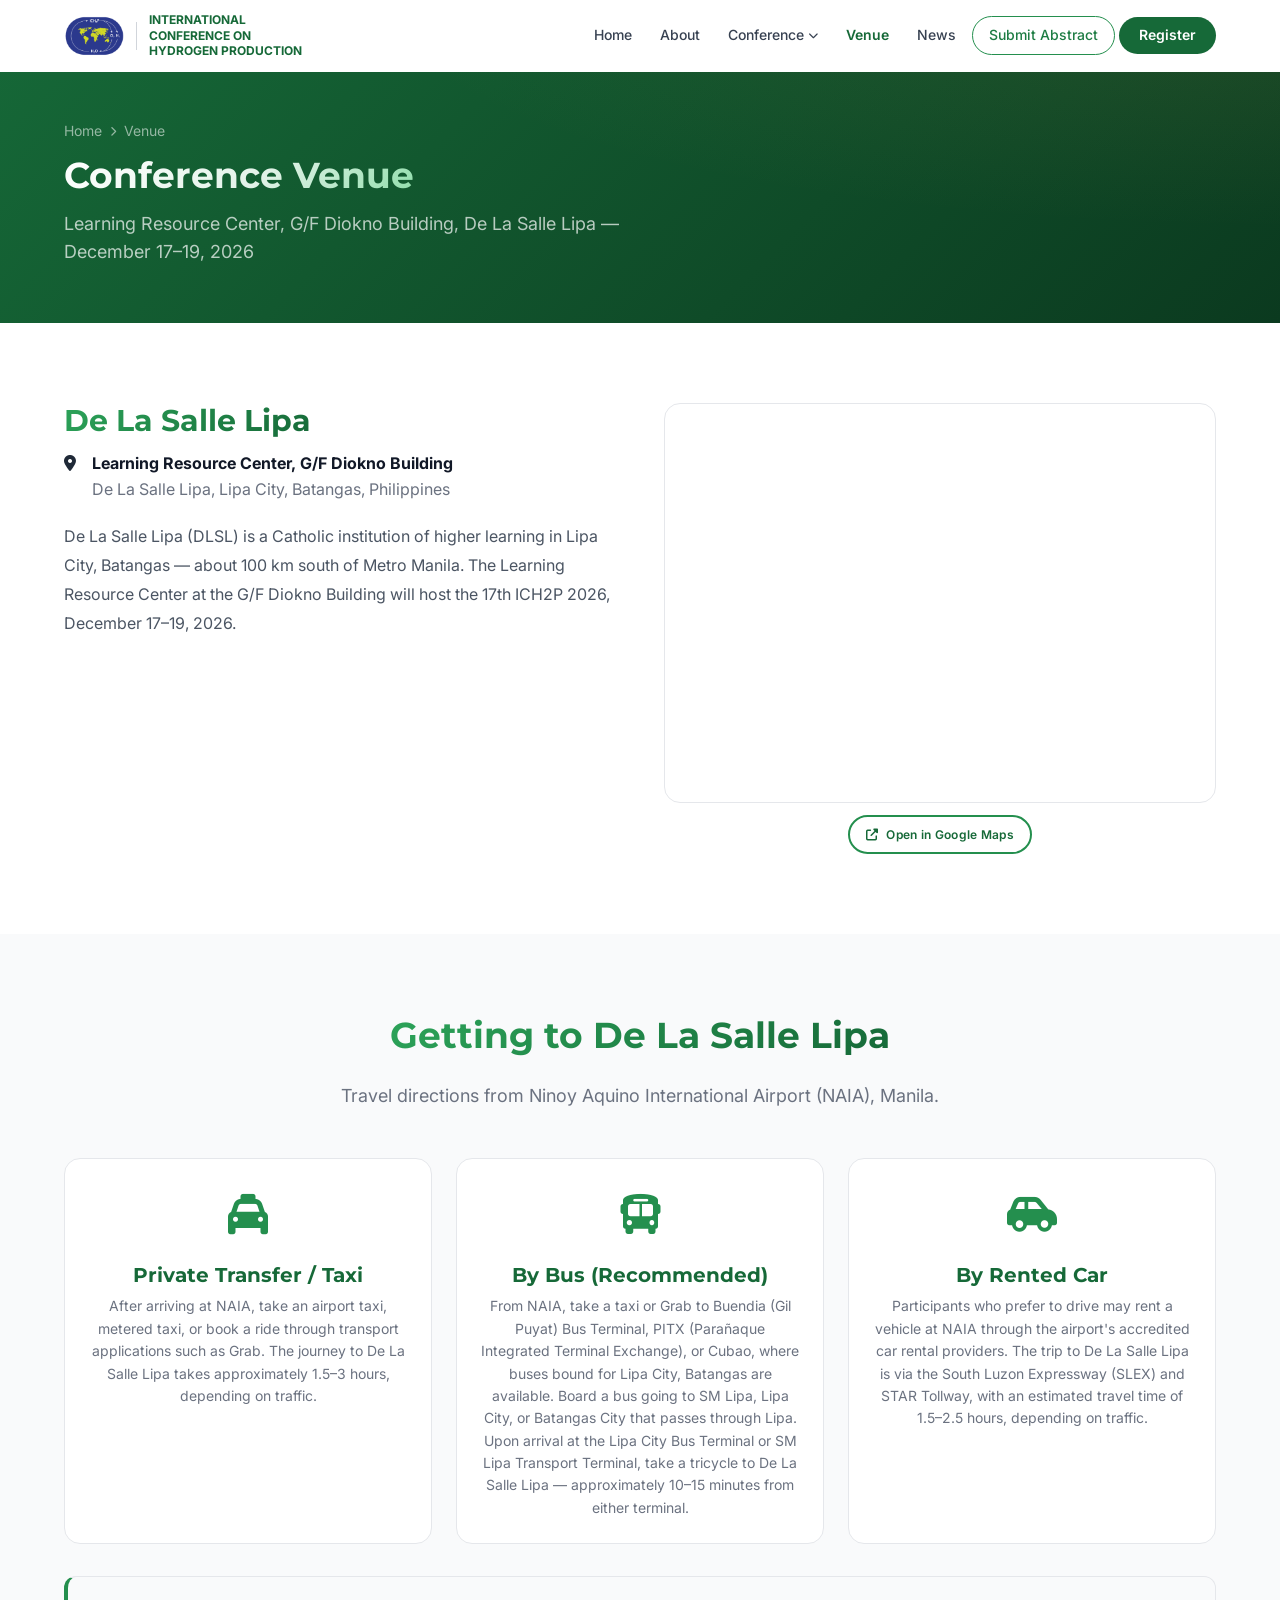
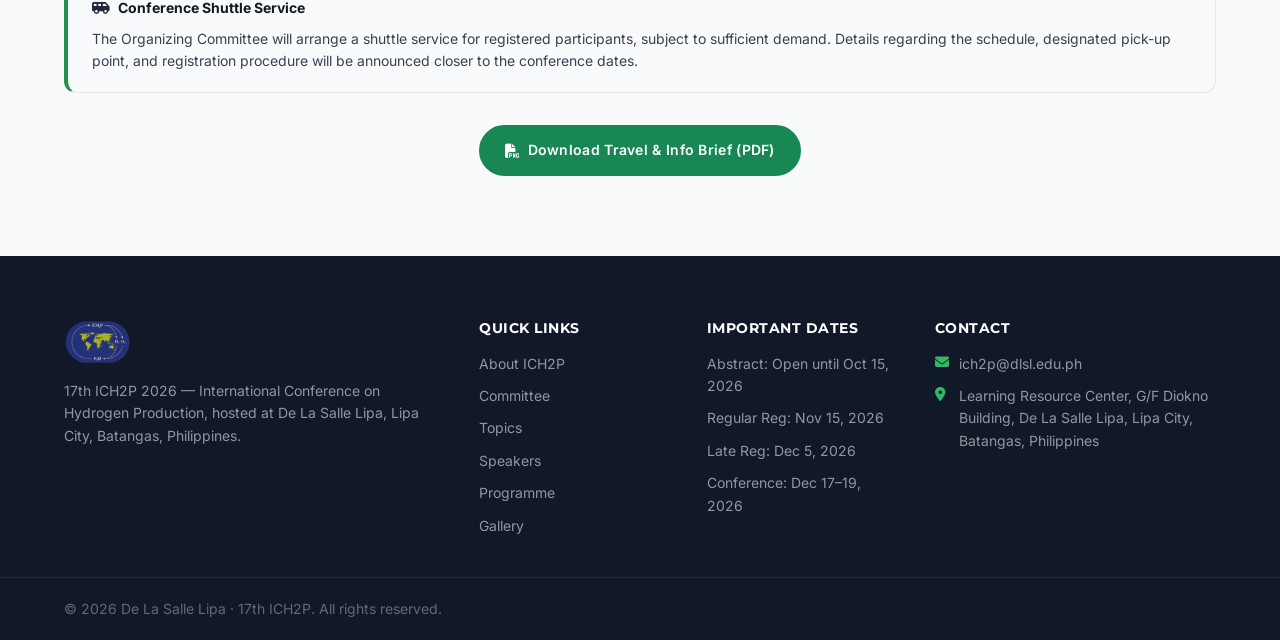
<file: venue.html>
<!DOCTYPE html>
<html lang="en">
<head>
  <meta charset="UTF-8">
  <meta name="viewport" content="width=device-width, initial-scale=1.0">
  <meta name="description" content="17th ICH2P 2026 Venue — Learning Resource Center, De La Salle Lipa. Travel and directions.">
  <title>Venue — 17th ICH2P 2026</title>
  <link rel="icon" type="image/x-icon" href="assets/favicon.ico">
  <link rel="icon" type="image/png" sizes="32x32" href="assets/favicon-32x32.png">
  <link rel="icon" type="image/png" sizes="16x16" href="assets/favicon-16x16.png">
  <link rel="apple-touch-icon" href="assets/apple-touch-icon.png">
  <link rel="stylesheet" href="css/style.css?v=20260806131617">
  <link rel="stylesheet" href="vendor/fontawesome/css/all.min.css">
</head>
<body>

<div class="scroll-progress" id="scrollProgress"></div>
<nav class="navbar" id="navbar">
  <div class="nav-container">
    <div class="nav-brand">
      <a href="index.html" style="display:flex;align-items:center;gap:12px;">
        <img src="assets/logo-ich2p-official.png" alt="17th ICH2P 2026" class="logo-dlsl">
        <span class="brand-divider"></span>
        <span class="nav-brand-text">International Conference on Hydrogen Production</span>
      </a>
    </div>
    <button class="nav-toggle" id="navToggle" aria-label="Toggle menu"><span></span><span></span><span></span></button>
    <ul class="nav-links" id="navLinks">
      <li><a href="index.html">Home</a></li>
      <li><a href="about.html">About</a></li>
      <li class="dropdown">
        <a href="#">Conference <i class="fas fa-chevron-down" style="font-size:10px;"></i></a>
        <ul class="dropdown-menu">
          <li><a href="committees.html">Committee</a></li>
          <li><a href="topics.html">Topics</a></li>
          <li><a href="speakers.html">Speakers</a></li>
          <li><a href="programme.html">Programme</a></li>
        </ul>
      </li>
      <li><a href="venue.html">Venue</a></li>
      <li><a href="news.html">News</a></li>
      <li><a href="abstract-submission.html" class="nav-cta-secondary">Submit Abstract</a></li>
      <li><a href="registration.html" class="nav-cta-primary">Register</a></li>
    </ul>
  </div>
</nav>

<div class="page-header">
  <div class="container page-header-content">
    <div class="page-breadcrumb">
      <a href="index.html">Home</a>
      <i class="fas fa-chevron-right"></i>
      <span>Venue</span>
    </div>
    <h1>Conference Venue</h1>
    <p class="lead">Learning Resource Center, G/F Diokno Building, De La Salle Lipa — December 17–19, 2026</p>
  </div>
</div>

<section class="section">
  <div class="container">
    <div class="grid-2" style="gap:48px;align-items:flex-start;">
      <div class="reveal">
        <h2 class="section-title" style="font-size:var(--text-3xl);">De La Salle Lipa</h2>
        <div style="display:flex;align-items:flex-start;gap:12px;margin-bottom:20px;">
          <i class="fas fa-map-marker-alt" style="color:var(--gold);margin-top:4px;width:16px;flex-shrink:0;"></i>
          <div>
            <div style="font-weight:700;color:var(--gray-900);">Learning Resource Center, G/F Diokno Building</div>
            <div style="color:var(--gray-500);">De La Salle Lipa, Lipa City, Batangas, Philippines</div>
          </div>
        </div>
        <p style="color:var(--gray-600);line-height:1.8;">
          De La Salle Lipa (DLSL) is a Catholic institution of higher learning in Lipa City, Batangas — about 100 km south of Metro Manila. The Learning Resource Center at the G/F Diokno Building will host the 17th ICH2P 2026, December 17–19, 2026.
        </p>
      </div>

      <div class="reveal reveal-delay-2">
        <div class="venue-map-embed">
          <iframe
            src="https://maps.google.com/maps?q=De+La+Salle+Lipa,+Lipa+City,+Batangas&output=embed"
            allowfullscreen="" loading="lazy" referrerpolicy="no-referrer-when-downgrade"
            title="De La Salle Lipa Map">
          </iframe>
        </div>
        <div style="margin-top:12px;text-align:center;">
          <a href="https://maps.google.com/?q=De+La+Salle+Lipa,+Lipa+City,+Batangas" target="_blank" rel="noopener" class="btn btn-outline-green btn-sm">
            <i class="fas fa-external-link-alt"></i> Open in Google Maps
          </a>
        </div>
      </div>
    </div>
  </div>
</section>

<section class="section" style="background:var(--gray-50);">
  <div class="container">
    <div class="section-header reveal">
      <h2 class="section-title">Getting to De La Salle Lipa</h2>
      <p class="section-subtitle">Travel directions from Ninoy Aquino International Airport (NAIA), Manila.</p>
    </div>

    <div class="grid-3">
      <div class="card reveal">
        <div class="card-body" style="text-align:center;">
          <div style="font-size:40px;color:var(--g700);margin-bottom:16px;"><i class="fas fa-taxi"></i></div>
          <h4 style="color:var(--g900);margin-bottom:8px;">Private Transfer / Taxi</h4>
          <p style="font-size:var(--text-sm);color:var(--gray-500);line-height:1.6;">
            After arriving at NAIA, take an airport taxi, metered taxi, or book a ride through transport applications such as Grab. The journey to De La Salle Lipa takes approximately 1.5–3 hours, depending on traffic.
          </p>
        </div>
      </div>
      <div class="card reveal reveal-delay-1">
        <div class="card-body" style="text-align:center;">
          <div style="font-size:40px;color:var(--g700);margin-bottom:16px;"><i class="fas fa-bus"></i></div>
          <h4 style="color:var(--g900);margin-bottom:8px;">By Bus (Recommended)</h4>
          <p style="font-size:var(--text-sm);color:var(--gray-500);line-height:1.6;">
            From NAIA, take a taxi or Grab to Buendia (Gil Puyat) Bus Terminal, PITX (Parañaque Integrated Terminal Exchange), or Cubao, where buses bound for Lipa City, Batangas are available. Board a bus going to SM Lipa, Lipa City, or Batangas City that passes through Lipa. Upon arrival at the Lipa City Bus Terminal or SM Lipa Transport Terminal, take a tricycle to De La Salle Lipa — approximately 10–15 minutes from either terminal.
          </p>
        </div>
      </div>
      <div class="card reveal reveal-delay-2">
        <div class="card-body" style="text-align:center;">
          <div style="font-size:40px;color:var(--g700);margin-bottom:16px;"><i class="fas fa-car-side"></i></div>
          <h4 style="color:var(--g900);margin-bottom:8px;">By Rented Car</h4>
          <p style="font-size:var(--text-sm);color:var(--gray-500);line-height:1.6;">
            Participants who prefer to drive may rent a vehicle at NAIA through the airport's accredited car rental providers. The trip to De La Salle Lipa is via the South Luzon Expressway (SLEX) and STAR Tollway, with an estimated travel time of 1.5–2.5 hours, depending on traffic.
          </p>
        </div>
      </div>
    </div>

    <div class="info-box reveal" style="margin-top:32px;">
      <div class="info-box-title"><i class="fas fa-shuttle-van"></i> Conference Shuttle Service</div>
      The Organizing Committee will arrange a shuttle service for registered participants, subject to sufficient demand. Details regarding the schedule, designated pick-up point, and registration procedure will be announced closer to the conference dates.
    </div>

    <div style="text-align:center;margin-top:32px;">
      <a href="travelandinfo.pdf" target="_blank" rel="noopener" class="btn btn-green">
        <i class="fas fa-file-pdf"></i> Download Travel &amp; Info Brief (PDF)
      </a>
    </div>
  </div>
</section>

<footer class="site-footer">
  <div class="container">
    <div class="footer-main">
      <div class="footer-brand">
        <img src="assets/logo-ich2p-official.png" alt="17th ICH2P 2026" class="footer-logo">
        <p>17th ICH2P 2026 — International Conference on Hydrogen Production, hosted at De La Salle Lipa, Lipa City, Batangas, Philippines.</p>
      </div>
      <div class="footer-col">
        <h5>Quick Links</h5>
        <ul>
          <li><a href="about.html">About ICH2P</a></li>
          <li><a href="committees.html">Committee</a></li>
          <li><a href="topics.html">Topics</a></li>
          <li><a href="speakers.html">Speakers</a></li>
          <li><a href="programme.html">Programme</a></li>
          <li><a href="gallery.html">Gallery</a></li>
        </ul>
      </div>
      <div class="footer-col">
        <h5>Important Dates</h5>
        <ul>
          <li>Abstract: Open until Oct 15, 2026</li>
          <li>Regular Reg: Nov 15, 2026</li>
          <li>Late Reg: Dec 5, 2026</li>
          <li>Conference: Dec 17–19, 2026</li>
        </ul>
      </div>
      <div class="footer-col">
        <h5>Contact</h5>
        <div class="footer-contact-item"><i class="fas fa-envelope"></i><span>ich2p@dlsl.edu.ph</span></div>
        <div class="footer-contact-item"><i class="fas fa-map-marker-alt"></i><span>Learning Resource Center, G/F Diokno Building, De La Salle Lipa, Lipa City, Batangas, Philippines</span></div>
      </div>
    </div>
  </div>
  <div class="footer-bottom">
    <div class="container" style="display:flex;justify-content:space-between;align-items:center;flex-wrap:wrap;gap:8px;">
      <p>&copy; 2026 De La Salle Lipa · 17th ICH2P. All rights reserved.</p>
    </div>
  </div>
</footer>
<script src="js/main.js?v=20260806131617"></script>
</body>
</html>
</file>
<file: css/style.css>
/* ============================================================
   DLSL ICH2P Conference Microsite — Design System
   De La Salle Lipa · 17th ICH2P 2026
   ============================================================ */

/* --- Fonts --- */
@import url('https://fonts.googleapis.com/css2?family=Montserrat:wght@400;500;600;700;800&family=Inter:wght@300;400;500;600&display=swap');

/* --- Design Tokens --- */
:root {
  /* Brand Colors — rooted on #166938 */
  --g900: #166938;
  --g800: #1D7C43;
  --g700: #248F4E;
  --g600: #2CA359;
  --g500: #34B765;
  --g100: #E3F3E9;
  --g50:  #F0F9F3;
  /* Deeper-than-root shades, same hue family, for dark backgrounds (hero, page headers) */
  --g-deep1: #0F4A27;
  --g-deep2: #0B3A1F;
  --g-deep3: #082E18;
  /* Shared gradient-text recipes — reused on every dark-bg heading (hero, page
     headers) and every light-bg heading (section titles) for a consistent look. */
  --gradient-heading-dark: linear-gradient(135deg, var(--white) 0%, var(--g100) 55%, #8FDDAA 100%);
  --gradient-heading-light: linear-gradient(135deg, var(--g600) 0%, var(--g900) 100%);
  /* Primary CTA button (Submit Abstract, Register, etc.) — distinct from the
     brand green shades above; default/hover/pressed states. */
  --btn-green:        #198754;
  --btn-green-hover:   #157347;
  --btn-green-active:  #12623C;
  --gold: #1F2937;
  --gold-dark: #000000;
  --gold-light: #6B7280;
  --gold-bg: #F3F4F6;

  /* Neutrals */
  --white: #ffffff;
  --gray-50: #F9FAFB;
  --gray-100: #F3F4F6;
  --gray-200: #E5E7EB;
  --gray-300: #D1D5DB;
  --gray-400: #9CA3AF;
  --gray-500: #6B7280;
  --gray-600: #4B5563;
  --gray-700: #374151;
  --gray-800: #1F2937;
  --gray-900: #111827;

  /* Typography */
  --font-heading: 'Montserrat', system-ui, sans-serif;
  --font-body: 'Inter', system-ui, sans-serif;
  --text-xs: 0.75rem;
  --text-sm: 0.875rem;
  --text-base: 1rem;
  --text-lg: 1.125rem;
  --text-xl: 1.25rem;
  --text-2xl: 1.5rem;
  --text-3xl: 1.875rem;
  --text-4xl: 2.25rem;
  --text-5xl: 3rem;

  /* Spacing */
  --container-max: 1200px;
  --section-py: 80px;
  --nav-h: 72px;

  /* Shadows */
  --shadow-xs: 0 1px 2px rgba(0,0,0,0.07);
  --shadow-sm: 0 2px 6px rgba(0,0,0,0.10);
  --shadow-md: 0 4px 16px rgba(0,0,0,0.12);
  --shadow-lg: 0 8px 32px rgba(0,0,0,0.15);
  --shadow-xl: 0 16px 48px rgba(0,0,0,0.18);
  --shadow-gold: 0 4px 16px rgba(0,0,0,0.18);

  /* Border radius */
  --r-sm: 4px;
  --r-md: 8px;
  --r-lg: 12px;
  --r-xl: 16px;
  --r-2xl: 24px;
  --r-full: 9999px;

  /* Transitions */
  --ease: cubic-bezier(0.4, 0, 0.2, 1);
  --dur-fast: 150ms;
  --dur-base: 250ms;
  --dur-slow: 400ms;
}

/* --- Reset --- */
*, *::before, *::after { box-sizing: border-box; margin: 0; padding: 0; }
html { scroll-behavior: smooth; font-size: 16px; }
body {
  font-family: var(--font-body);
  color: var(--gray-800);
  background: var(--white);
  line-height: 1.6;
  -webkit-font-smoothing: antialiased;
}
img { max-width: 100%; height: auto; display: block; }
a { color: inherit; text-decoration: none; }
ul { list-style: none; }
button { cursor: pointer; border: none; background: none; font-family: inherit; }
input, textarea, select { font-family: inherit; }

/* --- Layout --- */
.container {
  width: 100%;
  max-width: var(--container-max);
  margin: 0 auto;
  padding: 0 24px;
}
.section { padding: var(--section-py) 0; }
.section-sm { padding: 48px 0; }
.section-lg { padding: 100px 0; }

/* --- Typography --- */
h1,h2,h3,h4,h5,h6 { font-family: var(--font-heading); font-weight: 700; line-height: 1.2; color: var(--gray-900); }
h1 { font-size: clamp(2rem, 5vw, var(--text-5xl)); }
h2 { font-size: clamp(1.5rem, 3.5vw, var(--text-4xl)); }
h3 { font-size: clamp(1.25rem, 2.5vw, var(--text-2xl)); }
h4 { font-size: var(--text-xl); }
h5 { font-size: var(--text-lg); }
p { margin-bottom: 1rem; }
p:last-child { margin-bottom: 0; }

.section-title {
  display: inline-block;
  max-width: 100%;
  font-size: clamp(1.75rem, 4vw, var(--text-4xl));
  margin-bottom: 12px;
  background: var(--gradient-heading-light);
  -webkit-background-clip: text;
  background-clip: text;
  -webkit-text-fill-color: transparent;
  color: transparent;
}
.section-subtitle {
  font-size: var(--text-lg);
  color: var(--gray-500);
  margin-bottom: 48px;
  max-width: 640px;
}
.section-header { text-align: center; }
.section-header .section-subtitle { margin: 12px auto 48px; }

.text-gold { color: var(--gold); }
.text-green { color: var(--g900); }
.text-muted { color: var(--gray-500); }

/* ============================================================
   NAVBAR
   ============================================================ */
.scroll-progress {
  position: fixed;
  top: 0; left: 0;
  height: 3px;
  width: 0%;
  background: linear-gradient(90deg, var(--g600), var(--g800));
  z-index: 1001;
  transition: width 0.1s linear;
}
.navbar {
  position: fixed;
  top: 0; left: 0; right: 0;
  height: var(--nav-h);
  background: var(--white);
  border-bottom: 1px solid transparent;
  z-index: 1000;
  transition: border-color var(--dur-base) var(--ease),
              box-shadow var(--dur-base) var(--ease);
}
.navbar.scrolled {
  border-color: var(--gray-200);
  box-shadow: var(--shadow-sm);
}
.nav-container {
  display: flex;
  align-items: center;
  justify-content: space-between;
  height: 100%;
  max-width: var(--container-max);
  margin: 0 auto;
  padding: 0 24px;
}
.nav-brand { display: flex; align-items: center; gap: 12px; flex-shrink: 0; }
.nav-brand .logo-dlsl { height: 40px; width: auto; }
.nav-brand .brand-divider {
  width: 1px; height: 28px; background: var(--gray-300); display: block;
}
.nav-brand .logo-icmet { height: 40px; width: auto; }
.nav-brand .nav-brand-text {
  text-transform: uppercase;
  font-size: 12px;
  font-weight: 700;
  color: var(--g900);
  line-height: 1.3;
  max-width: 170px;
}

.nav-links {
  display: flex;
  align-items: center;
  gap: 4px;
  flex: 1;
  justify-content: flex-end;
}
.nav-links > li { position: relative; }
.nav-links > li > a {
  display: inline-flex;
  align-items: center;
  gap: 4px;
  padding: 8px 12px;
  font-size: var(--text-sm);
  font-weight: 500;
  color: var(--gray-700);
  border-radius: var(--r-md);
  transition: color var(--dur-fast) var(--ease),
              background var(--dur-fast) var(--ease);
}
.nav-links > li > a:hover { color: var(--g800); background: var(--g100); }
.nav-links > li > a.active { color: var(--g900); font-weight: 600; }

/* Dropdown */
.dropdown > a { cursor: pointer; }
.dropdown-menu {
  position: absolute;
  top: calc(100% + 4px);
  left: 0;
  min-width: 200px;
  background: var(--white);
  border: 1px solid var(--gray-200);
  border-radius: var(--r-lg);
  box-shadow: var(--shadow-lg);
  padding: 8px;
  opacity: 0;
  pointer-events: none;
  transform: translateY(-8px);
  transition: opacity var(--dur-base) var(--ease),
              transform var(--dur-base) var(--ease);
  z-index: 100;
}
.dropdown:hover .dropdown-menu,
.dropdown.open .dropdown-menu {
  opacity: 1;
  pointer-events: all;
  transform: translateY(0);
}
.dropdown-menu li a {
  display: block;
  padding: 8px 12px;
  font-size: var(--text-sm);
  color: var(--gray-700);
  border-radius: var(--r-md);
  transition: color var(--dur-fast) var(--ease),
              background var(--dur-fast) var(--ease);
}
.dropdown-menu li a:hover { color: var(--g900); background: var(--g100); }

/* Nav CTAs */
.nav-cta-secondary {
  color: var(--g800) !important;
  border: 1.5px solid var(--g700) !important;
  border-radius: var(--r-full) !important;
  padding: 7px 16px !important;
}
.nav-cta-secondary:hover { background: var(--g100) !important; }
.nav-cta-primary {
  background: var(--g900) !important;
  color: var(--white) !important;
  border-radius: var(--r-full) !important;
  padding: 7px 20px !important;
  font-weight: 600 !important;
}
.nav-cta-primary:hover { background: var(--g700) !important; color: var(--white) !important; }

/* Mobile toggle */
.nav-toggle {
  display: none;
  flex-direction: column;
  gap: 5px;
  padding: 8px;
  border-radius: var(--r-md);
}
.nav-toggle span {
  display: block;
  width: 22px;
  height: 2px;
  background: var(--gray-700);
  border-radius: var(--r-full);
  transition: all var(--dur-base) var(--ease);
}
.nav-toggle.open span:nth-child(1) { transform: translateY(7px) rotate(45deg); }
.nav-toggle.open span:nth-child(2) { opacity: 0; transform: scaleX(0); }
.nav-toggle.open span:nth-child(3) { transform: translateY(-7px) rotate(-45deg); }

/* ============================================================
   PUBMAT BANNER
   ============================================================ */
.pubmat-banner {
  aspect-ratio: 3 / 1;
  max-height: 340px;
  background-color: var(--gray-100);
  background-image: url('../assets/banner-ich2p-2026.jpg');
  background-size: cover;
  background-position: center;
}
@media (max-width: 640px) {
  .pubmat-banner { aspect-ratio: 16 / 9; max-height: 220px; }
}

/* ============================================================
   HERO
   ============================================================ */
.hero {
  min-height: 100vh;
  background: linear-gradient(135deg, var(--g-deep1) 0%, var(--g-deep3) 40%, var(--g-deep2) 70%, var(--g800) 100%);
  display: flex;
  align-items: center;
  padding-top: var(--nav-h);
  position: relative;
  overflow: hidden;
}
.hero::before {
  content: '';
  position: absolute;
  inset: 0;
  background-image:
    radial-gradient(ellipse at 80% 20%, rgba(201,168,76,0.12) 0%, transparent 50%),
    radial-gradient(ellipse at 20% 80%, rgba(255,255,255,0.04) 0%, transparent 40%);
}
.hero-grid {
  position: absolute;
  inset: -20% 0 0 0;
  background-image:
    linear-gradient(rgba(255,255,255,0.05) 1px, transparent 1px),
    linear-gradient(90deg, rgba(255,255,255,0.05) 1px, transparent 1px);
  background-size: 48px 48px;
  will-change: transform;
}
.hero-content {
  position: relative;
  z-index: 2;
  max-width: 760px;
}
/* Size the poster column to the poster itself (400px, see #heroPoster) instead
   of an even 1fr split — otherwise the column is ~150px wider than the image,
   stacking dead space on top of the text/poster gap. Scoped to min-width so it
   never competes with the max-width:768px stacking rule below. */
@media (min-width: 769px) {
  .hero .grid-2 { grid-template-columns: 1fr 400px; }
  #heroPoster { margin-left: auto; }
}
@media (max-width: 768px) {
  /* Stacked single column here — center the poster below the text instead of
     the desktop's "flush right against the Register button" alignment, which
     has no reference point once the columns stack. */
  #heroPoster { margin-left: auto; margin-right: auto; }
}
@keyframes heroFadeUp {
  from { opacity: 0; transform: translateY(20px); }
  to   { opacity: 1; transform: translateY(0); }
}
.hero-badge, .hero-title, .hero-subtitle, .hero-meta, .hero-countdown, .hero-actions {
  opacity: 0;
  animation: heroFadeUp 0.8s var(--ease) forwards;
}
.hero-badge     { animation-delay: 0s; }
.hero-title     { animation-delay: 0.1s; }
.hero-subtitle  { animation-delay: 0.2s; }
.hero-meta      { animation-delay: 0.3s; }
.hero-countdown { animation-delay: 0.4s; }
.hero-actions   { animation-delay: 0.5s; }
@media (prefers-reduced-motion: reduce) {
  .hero-badge, .hero-title, .hero-subtitle, .hero-meta, .hero-countdown, .hero-actions {
    animation: none;
    opacity: 1;
  }
}
.hero-logos {
  display: flex;
  align-items: center;
  gap: 20px;
  margin-bottom: 40px;
  flex-wrap: wrap;
}
.hero-logos .logo-dlsl-hero,
.hero-logos .logo-icmet-hero {
  height: 52px;
  width: auto;
  filter: brightness(0) invert(1);
  opacity: 0.9;
}
.hero-logos .hero-logo-divider {
  width: 1px; height: 36px;
  background: rgba(255,255,255,0.3);
}
.hero-badge {
  display: inline-flex;
  align-items: center;
  gap: 8px;
  background: rgba(255,255,255,0.12);
  border: 1px solid rgba(255,255,255,0.3);
  color: var(--white);
  padding: 8px 18px;
  border-radius: var(--r-full);
  font-size: var(--text-base);
  font-weight: 600;
  letter-spacing: 0.5px;
  margin-bottom: 24px;
}
.hero-badge i { font-size: 11px; }
.hero-title {
  font-size: clamp(2.25rem, 6.5vw, 4.25rem);
  font-weight: 800;
  color: var(--white);
  line-height: 1.1;
  margin-bottom: 12px;
}
.hero-title .highlight {
  background: var(--gradient-heading-dark);
  -webkit-background-clip: text;
  background-clip: text;
  -webkit-text-fill-color: transparent;
  color: transparent;
}
.hero-subtitle {
  font-size: var(--text-2xl);
  color: rgba(255,255,255,0.75);
  margin-bottom: 28px;
  max-width: 640px;
  line-height: 1.5;
}
.hero-meta {
  display: flex;
  flex-wrap: wrap;
  gap: 24px;
  margin-bottom: 48px;
}
.hero-meta-item {
  display: flex;
  align-items: center;
  gap: 8px;
  color: rgba(255,255,255,0.85);
  font-size: var(--text-base);
  font-weight: 500;
}
.hero-meta-item i { color: var(--g100); width: 16px; font-size: var(--text-lg); }
.hero-actions {
  display: flex;
  flex-wrap: wrap;
  gap: 12px;
  align-items: center;
}

/* Countdown */
.hero-countdown {
  display: flex;
  gap: 16px;
  margin-bottom: 24px;
  flex-wrap: wrap;
}
.countdown-unit {
  text-align: center;
  min-width: 64px;
}
.countdown-num {
  display: block;
  font-family: var(--font-heading);
  font-size: var(--text-3xl);
  font-weight: 800;
  color: var(--white);
  background: rgba(255,255,255,0.08);
  border: 1px solid rgba(255,255,255,0.15);
  border-radius: var(--r-md);
  padding: 12px 16px;
  min-width: 64px;
  line-height: 1;
}
.countdown-label {
  display: block;
  font-size: var(--text-xs);
  font-weight: 600;
  color: rgba(255,255,255,0.5);
  text-transform: uppercase;
  letter-spacing: 1px;
  margin-top: 6px;
}

/* ============================================================
   PAGE HEADER (inner pages)
   ============================================================ */
.page-header {
  background: linear-gradient(135deg, var(--g900), var(--g-deep2));
  padding: calc(var(--nav-h) + 48px) 0 56px;
  position: relative;
  overflow: hidden;
}
.page-header::before {
  content: '';
  position: absolute;
  inset: 0;
  background-image:
    radial-gradient(ellipse at 100% 0%, rgba(201,168,76,0.10) 0%, transparent 50%);
}
.page-header-content { position: relative; z-index: 1; }
.page-breadcrumb {
  display: flex;
  align-items: center;
  gap: 8px;
  font-size: var(--text-sm);
  color: rgba(255,255,255,0.55);
  margin-bottom: 12px;
}
.page-breadcrumb a { color: rgba(255,255,255,0.55); }
.page-breadcrumb a:hover { color: var(--g100); }
.page-breadcrumb i { font-size: 10px; }
.page-header h1 {
  display: inline-block;
  max-width: 100%;
  font-size: clamp(1.75rem, 4vw, var(--text-4xl));
  margin-bottom: 12px;
  background: var(--gradient-heading-dark);
  -webkit-background-clip: text;
  background-clip: text;
  -webkit-text-fill-color: transparent;
  color: transparent;
}
.page-header .lead {
  color: rgba(255,255,255,0.70);
  font-size: var(--text-lg);
  max-width: 560px;
}

/* ============================================================
   BUTTONS
   ============================================================ */
.btn {
  display: inline-flex;
  align-items: center;
  gap: 8px;
  padding: 12px 24px;
  border-radius: var(--r-full);
  font-size: var(--text-sm);
  font-weight: 600;
  letter-spacing: 0.3px;
  transition: all var(--dur-base) var(--ease);
  white-space: nowrap;
  border: 2px solid transparent;
}
.btn-secondary {
  background: transparent;
  color: var(--white);
  border-color: rgba(255,255,255,0.4);
}
.btn-secondary:hover {
  background: rgba(255,255,255,0.1);
  border-color: rgba(255,255,255,0.6);
}
.btn-green {
  background: var(--btn-green);
  color: var(--white);
  border-color: var(--btn-green);
}
.btn-green:hover {
  background: var(--btn-green-hover);
  border-color: var(--btn-green-hover);
  transform: translateY(-1px);
  box-shadow: 0 4px 16px rgba(21,115,71,0.3);
}
.btn-green:active {
  background: var(--btn-green-active);
  border-color: var(--btn-green-active);
  transform: translateY(0);
  box-shadow: none;
}
.btn-outline-green {
  background: transparent;
  color: var(--g900);
  border-color: var(--g700);
}
.btn-outline-green:hover {
  background: var(--g100);
}
/* Gold accent — reserved for the actual form-submission actions
   (Submit Abstract, Submit Registration, Verify & Complete Registration,
   Submit for Verification), not general navigation CTAs, which stay green. */
.btn-gold {
  background: #B88A1A;
  color: var(--white);
  border-color: #B88A1A;
}
.btn-gold:hover {
  background: #9A7315;
  border-color: #9A7315;
  transform: translateY(-1px);
  box-shadow: 0 4px 16px rgba(184,138,26,0.3);
}
.btn-gold:active {
  background: #9A7315;
  border-color: #9A7315;
  transform: translateY(0);
  box-shadow: none;
}
.btn-lg { padding: 14px 32px; font-size: var(--text-base); }
.btn-sm { padding: 8px 16px; font-size: var(--text-xs); }

/* ============================================================
   CARDS
   ============================================================ */
.card {
  background: var(--white);
  border: 1px solid var(--gray-200);
  border-radius: var(--r-xl);
  overflow: hidden;
  transition: box-shadow var(--dur-base) var(--ease),
              transform var(--dur-base) var(--ease);
}
.card:hover { box-shadow: var(--shadow-lg); transform: translateY(-3px); }
.card-body { padding: 24px; }
.card-header-img { height: 200px; background: var(--g100); overflow: hidden; }
.card-header-img img { width: 100%; height: 100%; object-fit: cover; }

/* Speaker card */
.speaker-card { text-align: center; cursor: pointer; }
.speaker-photo {
  width: 120px; height: 120px;
  border-radius: 50%;
  margin: 24px auto 16px;
  background: var(--g100);
  border: 3px solid var(--g100);
  display: flex; align-items: center; justify-content: center;
  font-size: 48px; color: var(--g600);
  overflow: hidden;
}
.speaker-photo img { width: 100%; height: 100%; object-fit: cover; border-radius: 50%; }
.speaker-name { font-size: var(--text-lg); font-weight: 700; color: var(--gray-900); margin-bottom: 4px; }
.speaker-affiliation { font-size: var(--text-sm); color: var(--gray-500); margin-bottom: 12px; }
.speaker-track-badge {
  display: inline-block;
  padding: 3px 12px;
  border-radius: var(--r-full);
  font-size: var(--text-xs);
  font-weight: 600;
  text-transform: uppercase;
  letter-spacing: 0.5px;
}
.badge-ieees { background: rgba(27,94,32,0.1); color: var(--g800); }
.badge-ich2p { background: rgba(201,168,76,0.15); color: var(--gold-dark); }
.badge-plenary { background: rgba(67,160,71,0.12); color: var(--g700); }

/* Committee card */
.committee-section { margin-bottom: 56px; }
.committee-section h3 {
  color: var(--g900);
  font-size: var(--text-2xl);
  margin-bottom: 8px;
  padding-bottom: 12px;
  border-bottom: 2px solid var(--gold);
  display: inline-block;
}
.committee-grid { display: grid; grid-template-columns: repeat(auto-fill, minmax(240px, 1fr)); gap: 16px; margin-top: 24px; }
.committee-member {
  background: var(--white);
  border: 1px solid var(--gray-200);
  border-radius: var(--r-lg);
  padding: 16px 20px;
  display: flex;
  align-items: flex-start;
  gap: 12px;
  transition: border-color var(--dur-fast) var(--ease);
}
.committee-member:hover { border-color: var(--g600); }
.member-avatar {
  width: 40px; height: 40px;
  border-radius: 50%;
  background: var(--g100);
  display: flex; align-items: center; justify-content: center;
  font-size: 16px; color: var(--g700);
  flex-shrink: 0;
}
.member-name { font-weight: 600; font-size: var(--text-sm); color: var(--gray-900); }
.member-role { font-size: var(--text-xs); color: var(--gray-500); margin-top: 2px; }

/* ============================================================
   TOPICS
   ============================================================ */
.topics-tracks { display: grid; grid-template-columns: 1fr 1fr; gap: 32px; }
.track-card {
  background: var(--white);
  border: 1px solid var(--gray-200);
  border-radius: var(--r-xl);
  overflow: hidden;
}
.track-header {
  padding: 28px 28px 20px;
}
.track-header.ieees { background: linear-gradient(135deg, var(--g900), var(--g700)); }
.track-header.ich2p { background: linear-gradient(135deg, #5D4037, #8D6E63); }
.track-label {
  font-size: var(--text-xs);
  font-weight: 700;
  letter-spacing: 2px;
  text-transform: uppercase;
  color: rgba(255,255,255,0.85);
  margin-bottom: 6px;
}
.track-header h3 { color: var(--white); font-size: var(--text-xl); margin-bottom: 0; }
.track-header p { color: rgba(255,255,255,0.7); font-size: var(--text-sm); margin-top: 6px; }
.track-topics { padding: 24px 28px; }
.topic-item {
  display: flex;
  align-items: flex-start;
  gap: 10px;
  padding: 10px 0;
  border-bottom: 1px solid var(--gray-100);
  font-size: var(--text-sm);
  color: var(--gray-700);
}
.topic-item:last-child { border-bottom: none; }
.topic-item::before {
  content: '';
  width: 6px; height: 6px;
  border-radius: 50%;
  background: var(--gold);
  flex-shrink: 0;
  margin-top: 6px;
}

/* ============================================================
   PROGRAMME / SCHEDULE
   ============================================================ */
.schedule-table {
  width: 100%;
  border-collapse: collapse;
  font-size: var(--text-sm);
}
.schedule-table th {
  background: var(--g900);
  color: var(--white);
  padding: 14px 16px;
  text-align: left;
  font-weight: 600;
  letter-spacing: 0.3px;
}
.schedule-table td {
  padding: 12px 16px;
  border-bottom: 1px solid var(--gray-200);
  vertical-align: top;
}
.schedule-table tr:hover td { background: var(--g50); }
.schedule-table tr.special td { background: var(--gold-bg); }
.schedule-time { font-weight: 600; color: var(--g800); white-space: nowrap; }
.schedule-event { font-weight: 600; }
.schedule-detail { font-size: var(--text-xs); color: var(--gray-500); margin-top: 2px; }
.schedule-location { font-size: var(--text-xs); color: var(--gray-400); }

.schedule-day-tab {
  display: flex;
  gap: 8px;
  flex-wrap: wrap;
  margin-bottom: 24px;
}
.day-tab-btn {
  padding: 8px 20px;
  border-radius: var(--r-full);
  border: 1.5px solid var(--gray-300);
  font-size: var(--text-sm);
  font-weight: 600;
  color: var(--gray-600);
  cursor: pointer;
  transition: all var(--dur-base) var(--ease);
  background: var(--white);
}
.day-tab-btn.active {
  background: var(--g900);
  color: var(--white);
  border-color: var(--g900);
}

/* Key dates */
.key-dates { display: flex; flex-direction: column; gap: 0; }
.key-date-item {
  display: flex;
  align-items: flex-start;
  gap: 20px;
  padding: 20px 0;
  border-bottom: 1px solid var(--gray-200);
  position: relative;
}
.key-date-item:last-child { border-bottom: none; }
.kd-icon {
  width: 44px; height: 44px;
  border-radius: 50%;
  background: var(--g100);
  color: var(--g800);
  display: flex; align-items: center; justify-content: center;
  font-size: 18px;
  flex-shrink: 0;
}
.kd-date { font-size: var(--text-sm); font-weight: 700; color: var(--gold-dark); }
.kd-title { font-weight: 600; font-size: var(--text-base); color: var(--gray-900); margin-bottom: 2px; }
.kd-desc { font-size: var(--text-sm); color: var(--gray-500); }

/* ============================================================
   VENUE
   ============================================================ */
.venue-map-embed {
  width: 100%;
  height: 400px;
  border-radius: var(--r-xl);
  overflow: hidden;
  border: 1px solid var(--gray-200);
}
.venue-map-embed iframe { width: 100%; height: 100%; border: none; }
.hotel-card {
  background: var(--white);
  border: 1px solid var(--gray-200);
  border-radius: var(--r-lg);
  padding: 20px 24px;
  display: flex;
  gap: 16px;
  align-items: flex-start;
  transition: border-color var(--dur-fast) var(--ease);
}
.hotel-card:hover { border-color: var(--g600); }
.hotel-icon {
  width: 44px; height: 44px;
  background: var(--g100);
  border-radius: var(--r-md);
  display: flex; align-items: center; justify-content: center;
  color: var(--g800);
  font-size: 20px;
  flex-shrink: 0;
}
.hotel-name { font-weight: 700; color: var(--gray-900); margin-bottom: 2px; }
.hotel-stars { color: var(--gold); font-size: var(--text-xs); }
.hotel-detail { font-size: var(--text-sm); color: var(--gray-500); margin-top: 4px; }

/* ============================================================
   FORMS
   ============================================================ */
.form-wrapper {
  max-width: 760px;
  margin: 0 auto;
  background: var(--white);
  border: 1px solid var(--gray-200);
  border-radius: var(--r-2xl);
  padding: 40px 48px;
  box-shadow: var(--shadow-md);
}
.form-section-title {
  font-size: var(--text-lg);
  font-weight: 700;
  color: var(--g900);
  border-bottom: 2px solid var(--g100);
  padding-bottom: 10px;
  margin-bottom: 20px;
  margin-top: 32px;
  display: flex;
  align-items: center;
  gap: 8px;
}
.form-section-title:first-of-type { margin-top: 0; }
.form-section-title i { color: var(--gold); }
.form-row { display: grid; grid-template-columns: 1fr 1fr; gap: 20px; }
.form-row.full { grid-template-columns: 1fr; }
.form-group { display: flex; flex-direction: column; gap: 6px; margin-bottom: 4px; }
.form-group label {
  font-size: var(--text-sm);
  font-weight: 600;
  color: var(--gray-700);
}
.form-group label .required { color: #DC2626; margin-left: 2px; }
.form-control {
  width: 100%;
  padding: 11px 14px;
  border: 1.5px solid var(--gray-300);
  border-radius: var(--r-md);
  font-size: var(--text-sm);
  color: var(--gray-800);
  background: var(--white);
  transition: border-color var(--dur-fast) var(--ease),
              box-shadow var(--dur-fast) var(--ease);
  outline: none;
}
.form-control:focus {
  border-color: var(--g700);
  box-shadow: 0 0 0 3px rgba(56,142,60,0.12);
}
input.form-control:invalid:not(:placeholder-shown) { border-color: #DC2626; }
textarea.form-control:invalid:not(:placeholder-shown) { border-color: #DC2626; }
.form-control::placeholder { color: var(--gray-400); }
textarea.form-control { resize: vertical; min-height: 100px; }
select.form-control { cursor: pointer; }
.form-help { font-size: var(--text-xs); color: var(--gray-400); margin-top: 2px; }
.char-count { text-align: right; font-size: var(--text-xs); color: var(--gray-400); }

/* Checkbox groups (Data Privacy Act consent, etc.) */
.form-check-group {
  margin: 20px 0;
  padding: 14px 16px;
  background: var(--g50);
  border: 1px solid var(--g100);
  border-radius: var(--r-md);
  transition: border-color var(--dur-fast) var(--ease), box-shadow var(--dur-fast) var(--ease);
}
.form-check-group.form-check-error {
  border-color: #DC2626;
  box-shadow: 0 0 0 3px rgba(220,38,38,0.1);
}
.form-check-label { display: flex; align-items: flex-start; gap: 10px; cursor: pointer; }
.form-check-input {
  width: 17px;
  height: 17px;
  margin-top: 2px;
  flex-shrink: 0;
  accent-color: var(--g800);
  cursor: pointer;
}
.form-check-text { font-size: var(--text-sm); color: var(--gray-600); line-height: 1.6; }
.form-check-text a { color: var(--g800); font-weight: 600; text-decoration: underline; }

/* File upload */
.file-upload-zone {
  border: 2px dashed var(--gray-300);
  border-radius: var(--r-lg);
  padding: 32px 24px;
  text-align: center;
  cursor: pointer;
  transition: all var(--dur-base) var(--ease);
  background: var(--gray-50);
}
.file-upload-zone:hover,
.file-upload-zone.drag-over {
  border-color: var(--g700);
  background: var(--g50);
}
.file-upload-zone i { font-size: 32px; color: var(--gray-300); margin-bottom: 8px; }
.file-upload-zone p { font-size: var(--text-sm); color: var(--gray-500); margin: 0; }
.file-upload-zone .file-hint { font-size: var(--text-xs); color: var(--gray-400); margin-top: 4px; }
.file-selected-name { font-size: var(--text-sm); color: var(--g800); font-weight: 500; margin-top: 8px; }
.file-input-hidden { display: none; }

/* Fee table */
.fee-table {
  width: 100%;
  border-collapse: collapse;
  font-size: var(--text-sm);
  margin-bottom: 24px;
}
.fee-table th {
  background: var(--g900);
  color: var(--white);
  padding: 12px 16px;
  text-align: left;
  font-weight: 600;
}
.fee-table td { padding: 12px 16px; border-bottom: 1px solid var(--gray-200); }
.fee-table tr:last-child td { border-bottom: none; }
.fee-table .selected td { background: var(--g50); border-left: 3px solid var(--g700); }
.fee-highlight { font-weight: 700; color: var(--g800); }

/* Form success/error states */
.form-alert {
  padding: 16px 20px;
  border-radius: var(--r-lg);
  font-size: var(--text-sm);
  font-weight: 500;
  display: flex;
  align-items: flex-start;
  gap: 12px;
  margin-bottom: 24px;
}
.alert-success { background: var(--g50); border: 1px solid var(--g600); color: var(--g800); }
.alert-error { background: #FEF2F2; border: 1px solid #DC2626; color: #991B1B; }
.alert-info { background: var(--gold-bg); border: 1px solid var(--gold); color: var(--gold-dark); }

/* Checkout / payment steps */
.step-num {
  display: inline-flex;
  align-items: center;
  justify-content: center;
  width: 26px;
  height: 26px;
  border-radius: var(--r-full);
  background: var(--g900);
  color: var(--white);
  font-size: var(--text-sm);
  font-weight: 700;
  margin-right: 4px;
}

/* Status badges — used on checkout confirmation and the admin dashboard */
.status-badge {
  display: inline-flex;
  align-items: center;
  gap: 6px;
  padding: 4px 12px;
  border-radius: var(--r-full);
  font-size: var(--text-xs);
  font-weight: 700;
  text-transform: uppercase;
  letter-spacing: 0.03em;
}
.status-pending  { background: var(--gold-bg); color: var(--gold-dark); }
.status-verified { background: var(--g50); color: var(--g800); }
.status-rejected { background: #FEF2F2; color: #991B1B; }

.form-submit-row {
  display: flex;
  justify-content: flex-end;
  align-items: center;
  gap: 16px;
  margin-top: 32px;
  padding-top: 24px;
  border-top: 1px solid var(--gray-200);
}

/* Bank transfer info box */
.bank-transfer-box {
  background: var(--g50);
  border: 1.5px solid var(--g600);
  border-radius: var(--r-lg);
  padding: 24px;
  margin: 24px 0;
}
.bank-transfer-box h4 {
  color: var(--g900);
  font-size: var(--text-base);
  margin-bottom: 16px;
  display: flex;
  align-items: center;
  gap: 8px;
}
.bank-detail-row {
  display: flex;
  gap: 12px;
  padding: 8px 0;
  border-bottom: 1px solid rgba(67,160,71,0.15);
  font-size: var(--text-sm);
}
.bank-detail-row:last-child { border-bottom: none; }
.bank-detail-label { font-weight: 600; color: var(--g800); min-width: 160px; }
.bank-detail-value { color: var(--gray-700); font-family: monospace; }
.iban-text { letter-spacing: 2px; }

/* ============================================================
   NEWS
   ============================================================ */
.news-grid { display: grid; grid-template-columns: repeat(auto-fill, minmax(340px, 1fr)); gap: 24px; }
.news-card {
  background: var(--white);
  border: 1px solid var(--gray-200);
  border-radius: var(--r-xl);
  overflow: hidden;
  display: flex;
  flex-direction: column;
  transition: box-shadow var(--dur-base) var(--ease),
              transform var(--dur-base) var(--ease);
}
.news-card:hover { box-shadow: var(--shadow-lg); transform: translateY(-2px); }
.news-card-body { padding: 24px; flex: 1; }
.news-date { font-size: var(--text-xs); color: var(--gray-400); font-weight: 600; text-transform: uppercase; letter-spacing: 0.5px; margin-bottom: 8px; }
.news-title { font-size: var(--text-lg); font-weight: 700; color: var(--gray-900); margin-bottom: 10px; }
.news-excerpt { font-size: var(--text-sm); color: var(--gray-500); line-height: 1.6; }
.news-tag {
  display: inline-block;
  padding: 2px 10px;
  border-radius: var(--r-full);
  font-size: 11px;
  font-weight: 600;
  background: var(--g100);
  color: var(--g800);
  margin-bottom: 10px;
  text-transform: uppercase;
  letter-spacing: 0.4px;
}

/* Loading skeleton */
.skeleton {
  background: linear-gradient(90deg, var(--gray-100) 25%, var(--gray-200) 50%, var(--gray-100) 75%);
  background-size: 400% 100%;
  animation: shimmer 1.5s infinite;
  border-radius: var(--r-md);
}
@keyframes shimmer { 0% { background-position: 200% 0; } 100% { background-position: -200% 0; } }

/* ============================================================
   STATS BAR
   ============================================================ */
.stats-bar {
  background: var(--g900);
  padding: 32px 0;
}
.stats-grid {
  display: grid;
  grid-template-columns: repeat(4, 1fr);
  gap: 32px;
  text-align: center;
}
.stat-num {
  font-family: var(--font-heading);
  font-size: var(--text-4xl);
  font-weight: 800;
  color: var(--white);
  display: block;
}
.stat-label {
  font-size: var(--text-sm);
  color: rgba(255,255,255,0.6);
  margin-top: 4px;
  display: block;
}

/* ============================================================
   PARTNERS / LOGOS
   ============================================================ */
.partners-strip {
  background: var(--gray-50);
  padding: 40px 0;
  border-top: 1px solid var(--gray-200);
  border-bottom: 1px solid var(--gray-200);
}
.partners-label {
  text-align: center;
  font-size: var(--text-xs);
  font-weight: 700;
  text-transform: uppercase;
  letter-spacing: 2px;
  color: var(--gray-400);
  margin-bottom: 24px;
}
.partners-logos {
  display: flex;
  align-items: center;
  justify-content: center;
  flex-wrap: wrap;
  gap: 40px;
}
.partner-logo-placeholder {
  height: 44px;
  padding: 0 24px;
  background: var(--gray-200);
  border-radius: var(--r-md);
  display: flex;
  align-items: center;
  font-size: var(--text-sm);
  font-weight: 700;
  color: var(--gray-500);
  letter-spacing: 1px;
}
.partner-logo-img {
  width: 150px;
  height: auto;
  object-fit: contain;
}

/* ============================================================
   INFO BOXES
   ============================================================ */
.info-box {
  background: var(--gray-50);
  border: 1px solid var(--gray-200);
  border-left: 4px solid var(--g700);
  border-radius: var(--r-lg);
  padding: 20px 24px;
  font-size: var(--text-sm);
  color: var(--gray-700);
  margin: 20px 0;
}
.info-box-gold {
  background: var(--gold-bg);
  border-color: var(--gold-light);
  border-left-color: var(--gold);
}
.info-box-title {
  font-weight: 700;
  color: var(--gray-900);
  margin-bottom: 8px;
  display: flex;
  align-items: center;
  gap: 8px;
}
.info-box-title i { color: var(--gold); }

/* ============================================================
   FOOTER
   ============================================================ */
.site-footer {
  background: var(--gray-900);
  color: rgba(255,255,255,0.7);
}
.footer-main {
  padding: 64px 0 40px;
  display: grid;
  grid-template-columns: 2fr 1fr 1fr 1.5fr;
  gap: 40px;
}
.footer-brand .footer-logo {
  height: 44px;
  width: auto;
  /* filter: brightness(0) invert(1); */
  opacity: 0.8;
  margin-bottom: 16px;
}
.footer-brand p {
  font-size: var(--text-sm);
  line-height: 1.6;
  color: rgba(255,255,255,0.55);
  margin: 0;
}
.footer-col h5 {
  font-family: var(--font-heading);
  font-size: var(--text-sm);
  font-weight: 700;
  color: var(--white);
  letter-spacing: 0.5px;
  margin-bottom: 16px;
  text-transform: uppercase;
}
.footer-col ul { display: flex; flex-direction: column; gap: 10px; }
.footer-col ul li { font-size: var(--text-sm); color: rgba(255,255,255,0.55); }
.footer-col ul li a { color: rgba(255,255,255,0.55); transition: color var(--dur-fast) var(--ease); }
.footer-col ul li a:hover { color: var(--g500); }
.footer-contact-item {
  display: flex;
  align-items: flex-start;
  gap: 10px;
  font-size: var(--text-sm);
  color: rgba(255,255,255,0.55);
  margin-bottom: 10px;
}
.footer-contact-item i { color: var(--g500); margin-top: 2px; width: 14px; flex-shrink: 0; }
.footer-bottom {
  border-top: 1px solid rgba(255,255,255,0.08);
  padding: 20px 0;
  display: flex;
  justify-content: space-between;
  align-items: center;
  font-size: var(--text-sm);
  color: rgba(255,255,255,0.35);
}
.footer-bottom a { color: rgba(255,255,255,0.35); }
.footer-bottom a:hover { color: var(--g500); }

/* ============================================================
   MODAL
   ============================================================ */
.modal-overlay {
  position: fixed;
  inset: 0;
  background: rgba(0,0,0,0.6);
  backdrop-filter: blur(4px);
  z-index: 2000;
  display: flex;
  align-items: center;
  justify-content: center;
  padding: 24px;
  opacity: 0;
  pointer-events: none;
  transition: opacity var(--dur-base) var(--ease);
}
.modal-overlay.open { opacity: 1; pointer-events: all; }
.modal-box {
  background: var(--white);
  border-radius: var(--r-2xl);
  padding: 40px;
  max-width: 600px;
  width: 100%;
  max-height: 80vh;
  overflow-y: auto;
  box-shadow: var(--shadow-xl);
  transform: translateY(16px) scale(0.97);
  transition: transform var(--dur-base) var(--ease);
}
.modal-overlay.open .modal-box { transform: translateY(0) scale(1); }
.modal-close {
  position: absolute;
  top: 16px;
  right: 16px;
  width: 36px; height: 36px;
  border-radius: 50%;
  display: flex; align-items: center; justify-content: center;
  font-size: 18px;
  color: var(--gray-500);
  background: var(--gray-100);
  cursor: pointer;
  transition: all var(--dur-fast) var(--ease);
}
.modal-close:hover { background: var(--gray-200); color: var(--gray-800); }
.modal-box { position: relative; }

/* ============================================================
   GALLERY
   ============================================================ */
.gallery-grid {
  display: grid;
  grid-template-columns: repeat(3, 1fr);
  gap: 16px;
}
.gallery-item {
  border-radius: var(--r-lg);
  overflow: hidden;
  position: relative;
  padding-top: 66%;
  background: var(--gray-200);
  cursor: pointer;
}
.gallery-item-inner {
  position: absolute;
  inset: 0;
  display: flex;
  align-items: center;
  justify-content: center;
  background: var(--g100);
  color: var(--g600);
  font-size: 40px;
}
.gallery-item img { position: absolute; inset: 0; width: 100%; height: 100%; object-fit: cover; }

/* ============================================================
   SCROLL REVEAL
   ============================================================ */
.reveal {
  opacity: 0;
  transform: translateY(24px);
  transition: opacity 0.6s var(--ease),
              transform 0.6s var(--ease);
}
.reveal.visible { opacity: 1; transform: translateY(0); }
.reveal-delay-1 { transition-delay: 0.1s; }
.reveal-delay-2 { transition-delay: 0.2s; }
.reveal-delay-3 { transition-delay: 0.3s; }
.reveal-delay-4 { transition-delay: 0.4s; }

/* ============================================================
   UTILITY
   ============================================================ */
.text-center { text-align: center; }
.text-right { text-align: right; }
.mt-0 { margin-top: 0; }
.mt-4 { margin-top: 16px; }
.mt-6 { margin-top: 24px; }
.mt-8 { margin-top: 32px; }
.mb-4 { margin-bottom: 16px; }
.mb-6 { margin-bottom: 24px; }
.mb-8 { margin-bottom: 32px; }
.gap-6 { gap: 24px; }
.grid-2 { display: grid; grid-template-columns: 1fr 1fr; gap: 32px; }
.grid-3 { display: grid; grid-template-columns: repeat(3, 1fr); gap: 24px; }
.grid-4 { display: grid; grid-template-columns: repeat(4, 1fr); gap: 20px; }
.flex { display: flex; }
.flex-wrap { flex-wrap: wrap; }
.items-center { align-items: center; }
.justify-between { justify-content: space-between; }
.justify-center { justify-content: center; }
.w-full { width: 100%; }
.spinner {
  width: 20px; height: 20px;
  border: 2px solid rgba(255,255,255,0.3);
  border-top-color: var(--white);
  border-radius: 50%;
  animation: spin 0.8s linear infinite;
}
@keyframes spin { to { transform: rotate(360deg); } }

/* ============================================================
   RESPONSIVE
   ============================================================ */
@media (max-width: 1024px) {
  :root { --section-py: 64px; }
  .topics-tracks { grid-template-columns: 1fr; }
  .stats-grid { grid-template-columns: repeat(2, 1fr); gap: 24px; }
  .footer-main { grid-template-columns: 1fr 1fr; }
}

@media (max-width: 768px) {
  :root { --section-py: 48px; }

  .nav-links {
    display: none;
    position: fixed;
    top: var(--nav-h);
    left: 0; right: 0;
    background: var(--white);
    border-bottom: 1px solid var(--gray-200);
    flex-direction: column;
    align-items: stretch;
    padding: 16px;
    gap: 4px;
    box-shadow: var(--shadow-lg);
    z-index: 999;
  }
  .nav-links.open { display: flex; }
  .nav-links > li > a { justify-content: space-between; }
  .nav-toggle { display: flex; }
  .dropdown-menu { position: static; opacity: 1; pointer-events: all; transform: none; box-shadow: none; border: none; padding: 0 0 0 16px; background: transparent; display: none; }
  .dropdown.open .dropdown-menu { display: block; }

  .hero-countdown { gap: 10px; }
  .countdown-num { font-size: var(--text-2xl); padding: 10px 12px; min-width: 52px; }
  .form-wrapper { padding: 24px 20px; }
  .form-row { grid-template-columns: 1fr; }
  .grid-2, .grid-3, .grid-4 { grid-template-columns: 1fr; }
  .gallery-grid { grid-template-columns: repeat(2, 1fr); }
  .committee-grid { grid-template-columns: 1fr; }
  .footer-main { grid-template-columns: 1fr; gap: 32px; }
  .footer-bottom { flex-direction: column; gap: 8px; text-align: center; }
}

@media (max-width: 480px) {
  .hero-logos { gap: 12px; }
  .hero-logos .logo-dlsl-hero,
  .hero-logos .logo-icmet-hero { height: 36px; }
  .hero-actions { flex-direction: column; align-items: stretch; }
  .hero-actions .btn { text-align: center; justify-content: center; }
  .hero-countdown { gap: 6px; }
  .countdown-unit { min-width: 44px; }
  .countdown-num { font-size: var(--text-lg); padding: 7px 6px; min-width: 44px; }
  .stats-grid { grid-template-columns: 1fr 1fr; }
  .gallery-grid { grid-template-columns: 1fr; }
}
</file>
